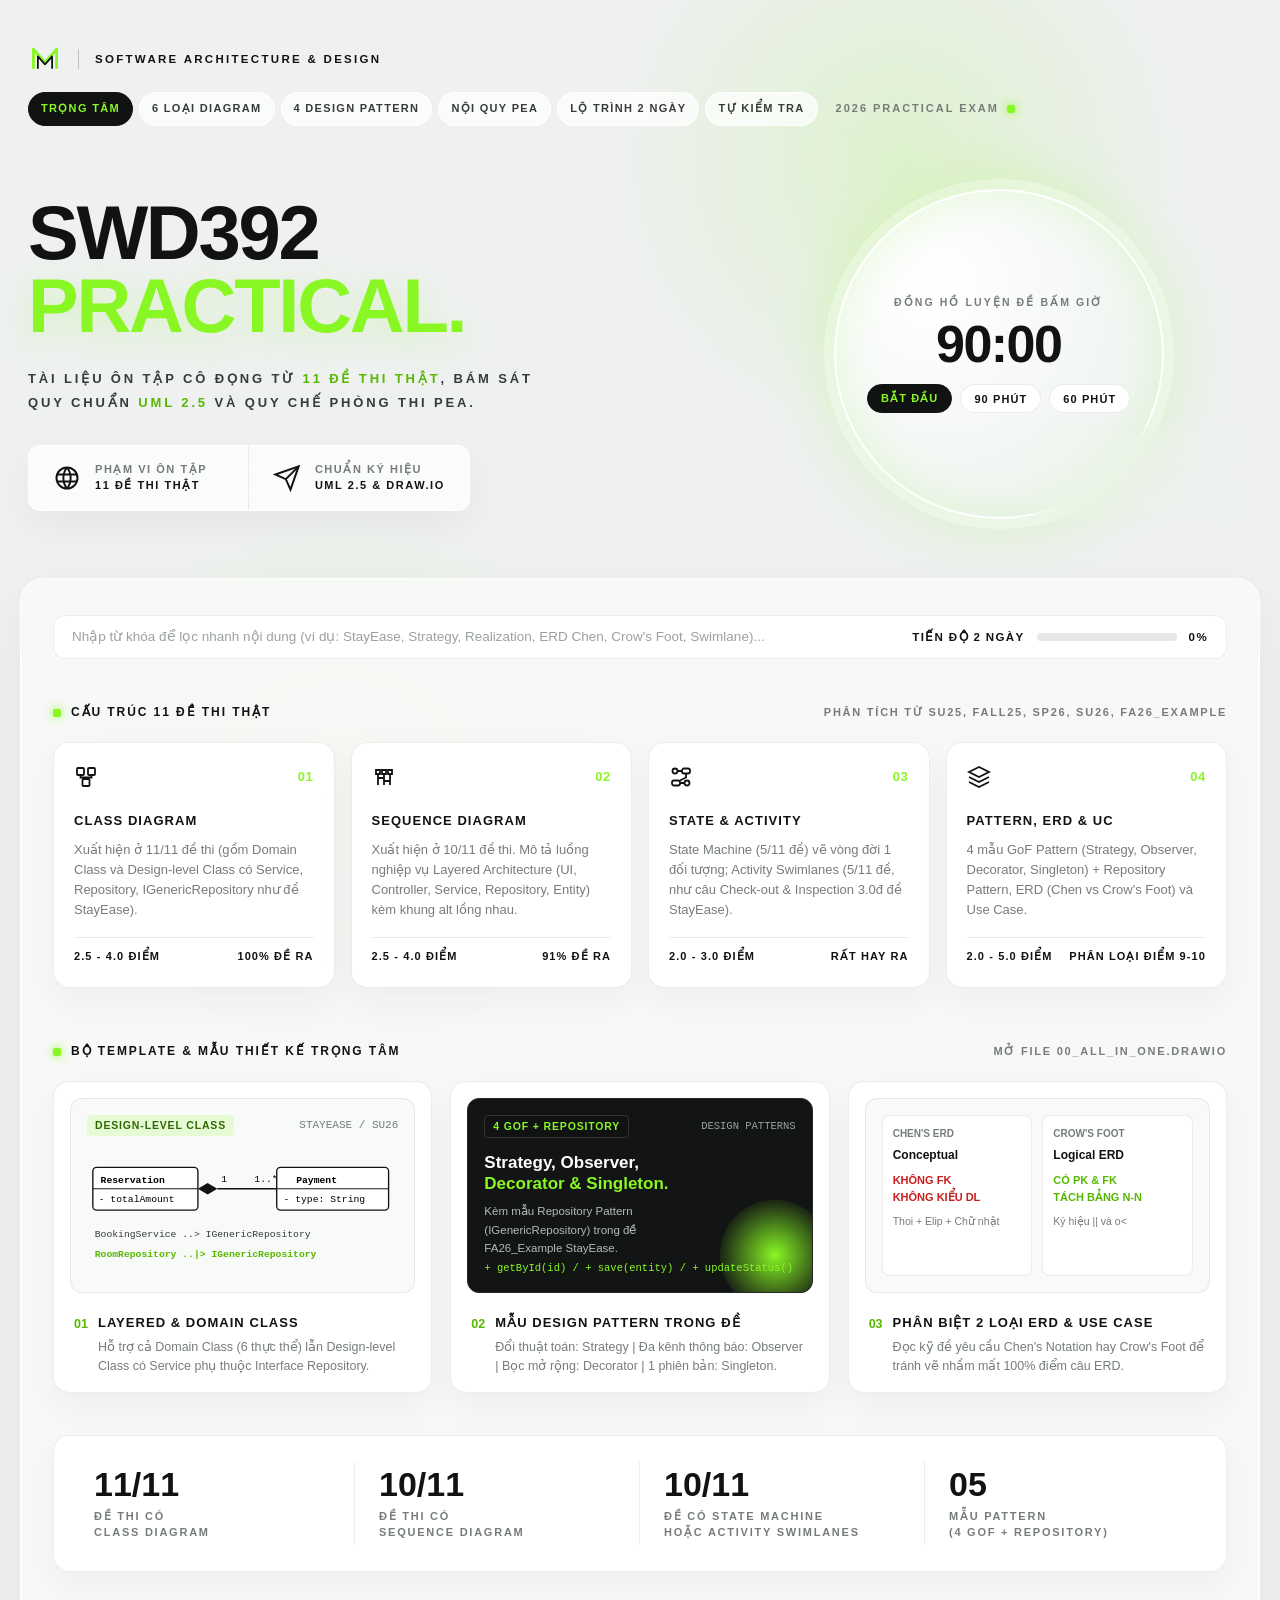
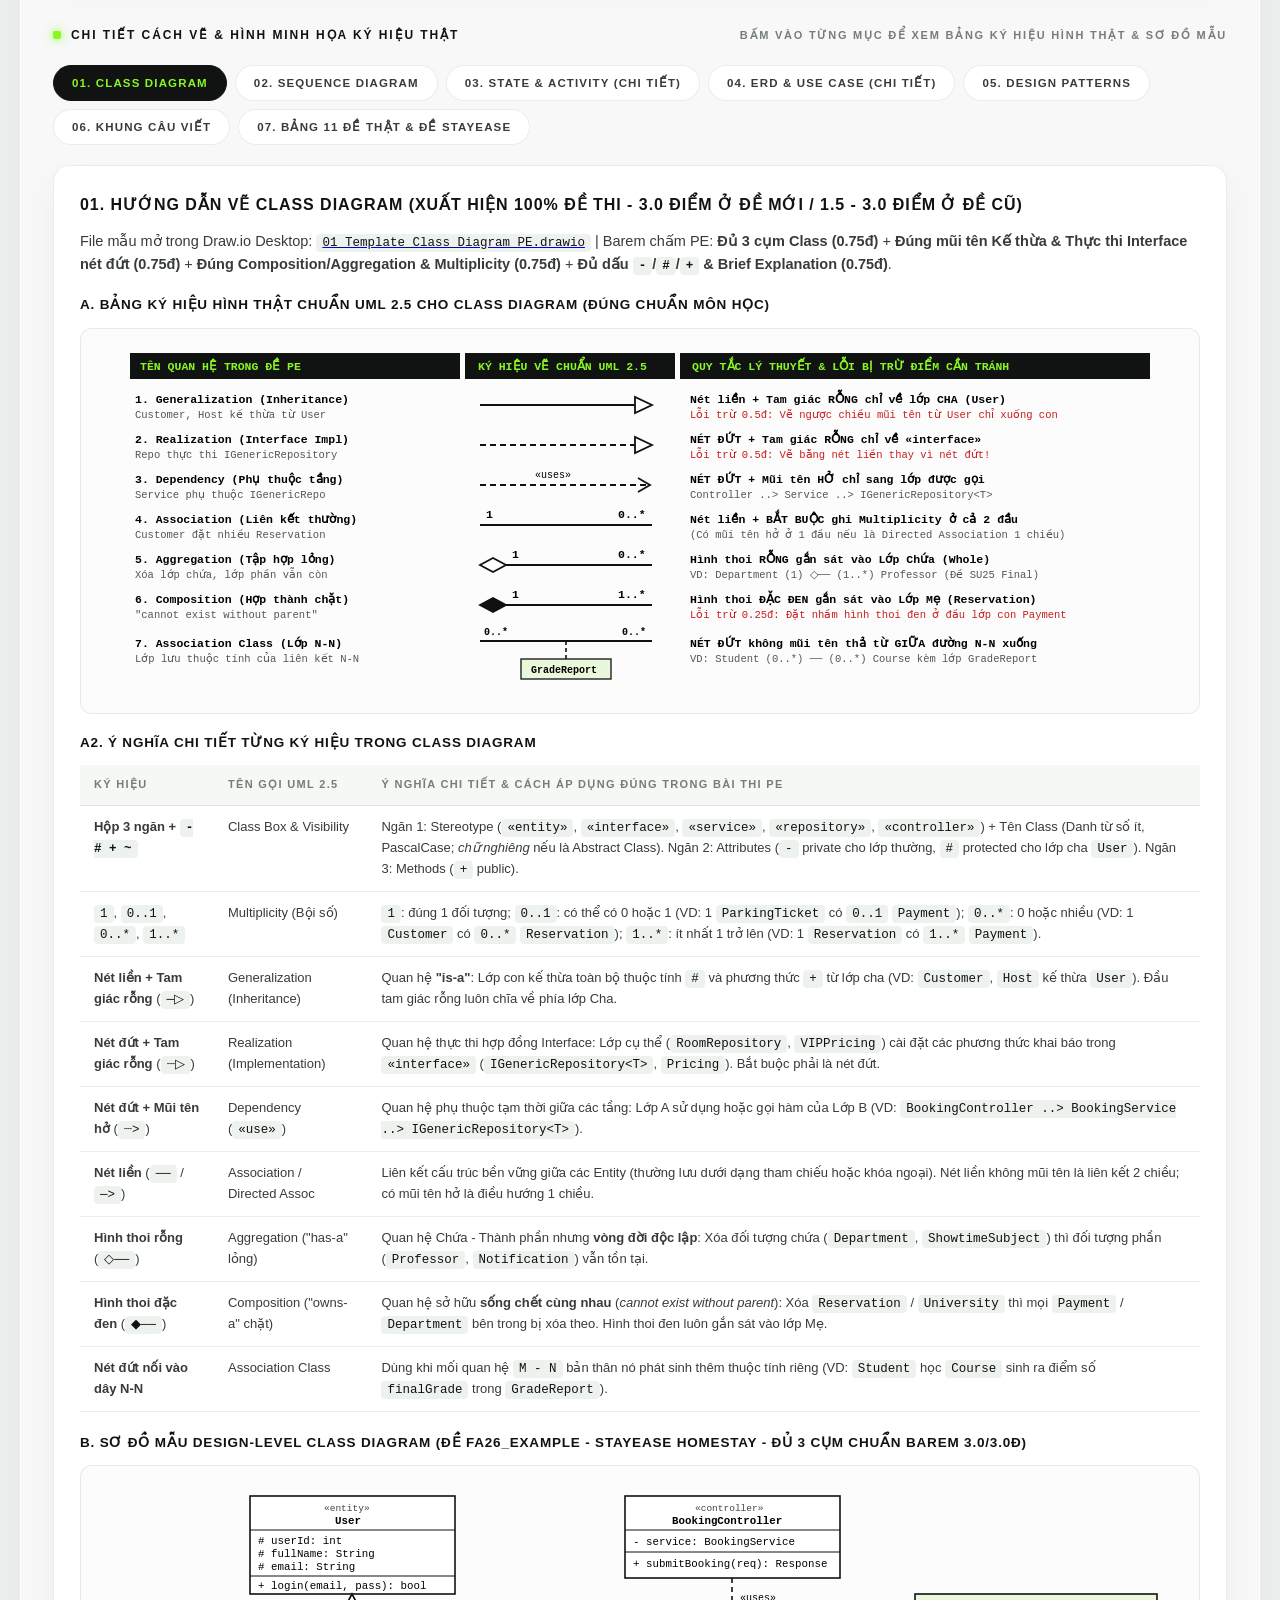
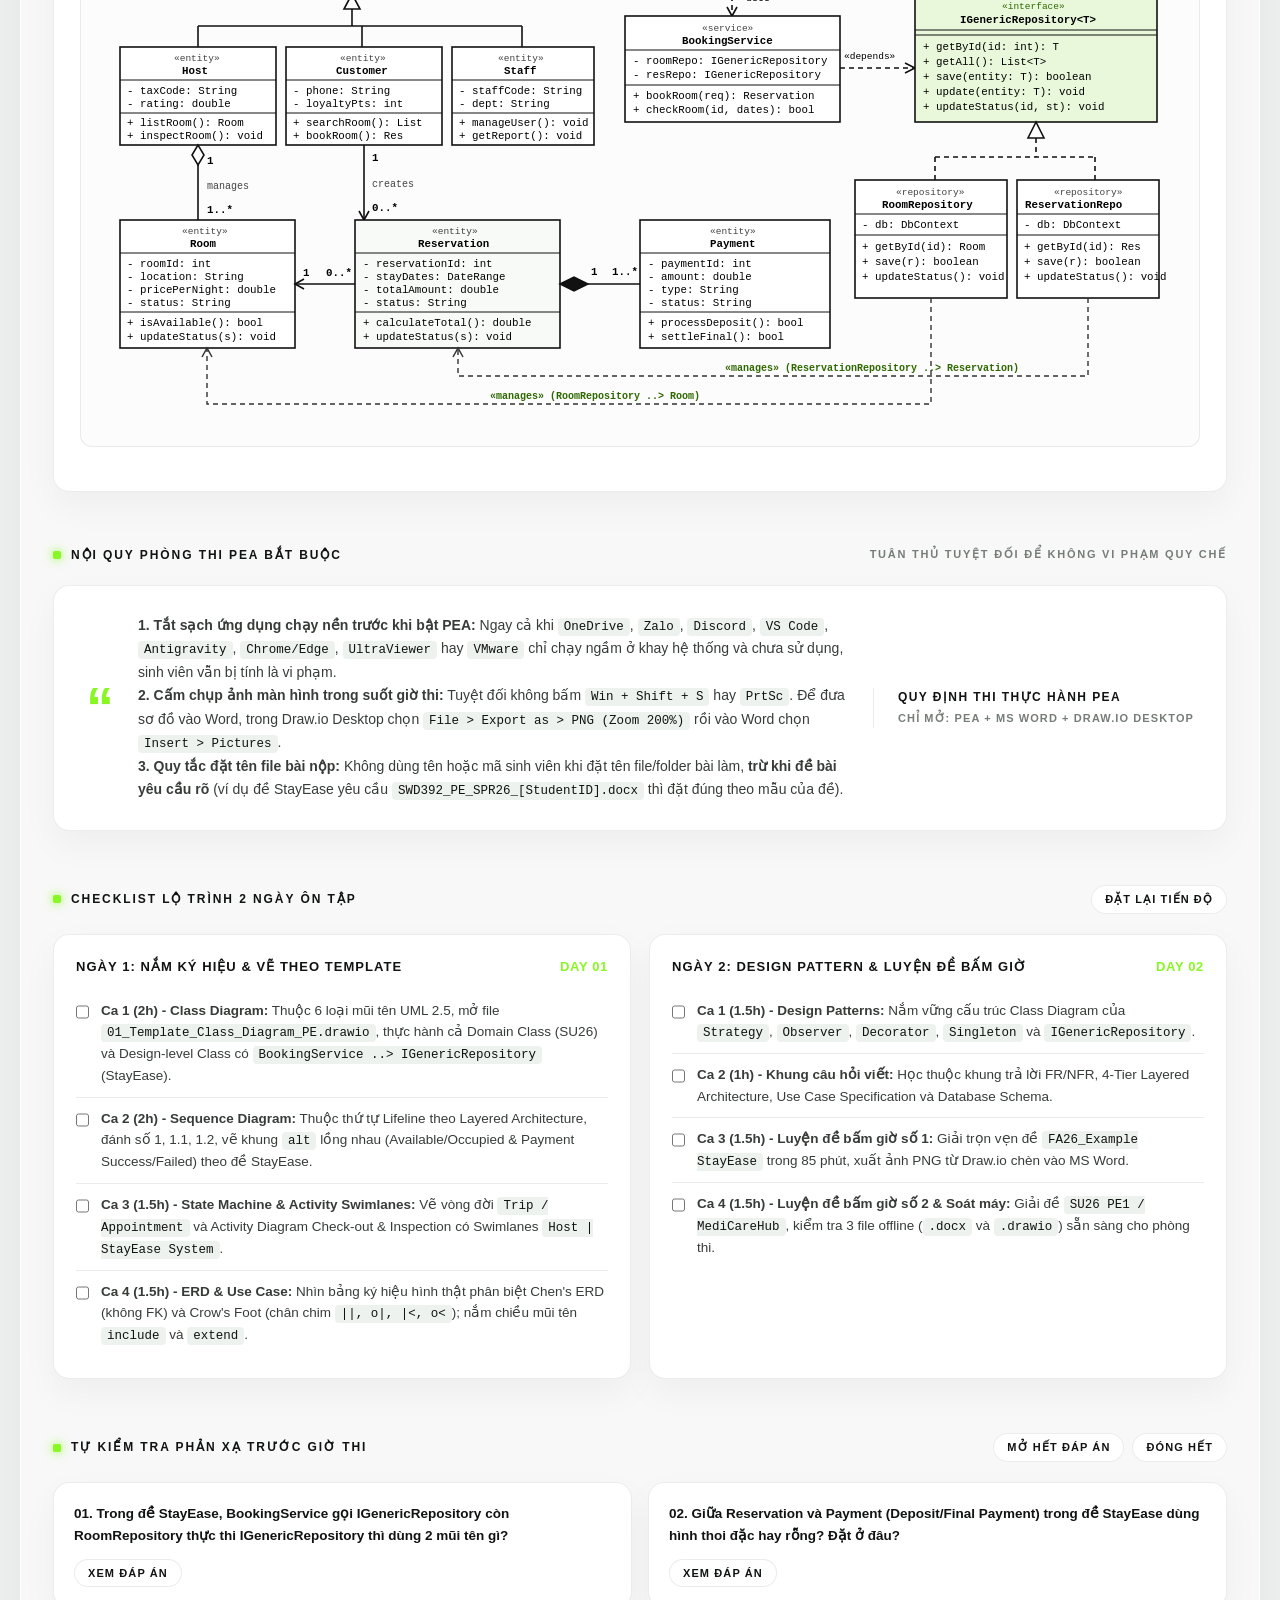
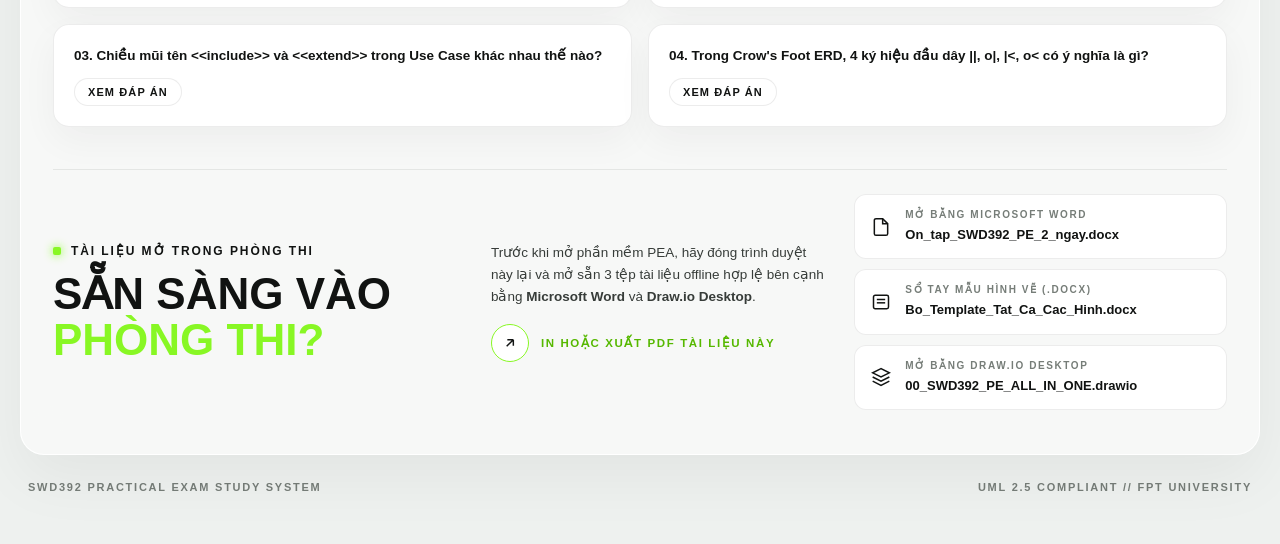
<file: index.html>
<!DOCTYPE html>
<html lang="vi">
<head>
  <meta charset="UTF-8">
  <meta name="viewport" content="width=device-width, initial-scale=1.0">
  <title>SWD392 - Sổ Tay Ôn Tập Thực Hành (PE)</title>
  <link rel="stylesheet" href="FA26_On_Tap/style.css">
</head>
<body>

  <div class="page-shell">

    <!-- TOP MINIMAL HEADER BAR -->
    <header class="top-header">
      <div class="brand-group">
        <div class="brand-monogram" aria-hidden="true">
          <svg width="32" height="32" viewBox="0 0 36 36" fill="none" xmlns="http://www.w3.org/2000/svg">
            <path d="M5 29V7L18 22L31 7V29" stroke="#88f724" stroke-width="3.2" stroke-linejoin="round"/>
            <path d="M10 29V15L18 24L26 15V29" stroke="#111312" stroke-width="2" stroke-linejoin="round"/>
          </svg>
        </div>
        <div class="brand-divider"></div>
        <span class="brand-label">SOFTWARE ARCHITECTURE &amp; DESIGN</span>
      </div>

      <div class="header-right no-print">
        <nav class="quick-nav">
          <a href="#sec-overview" class="nav-pill active">Trọng tâm</a>
          <a href="#sec-diagrams" class="nav-pill">6 Loại Diagram</a>
          <a href="#sec-patterns" class="nav-pill">4 Design Pattern</a>
          <a href="#sec-rules" class="nav-pill">Nội quy PEA</a>
          <a href="#sec-checklist" class="nav-pill">Lộ trình 2 ngày</a>
          <a href="#sec-flashcards" class="nav-pill">Tự kiểm tra</a>
        </nav>
        <div class="status-tag">
          <span>2026 PRACTICAL EXAM</span>
          <span class="lime-dot"></span>
        </div>
      </div>
    </header>

    <!-- HERO SECTION -->
    <section class="hero-section">
      <div class="hero-left">
        <h1 class="hero-title">
          SWD392
          <span class="lime-word">PRACTICAL.</span>
        </h1>
        <p class="hero-subtitle">
          TÀI LIỆU ÔN TẬP CÔ ĐỌNG TỪ <span class="highlight-lime">11 ĐỀ THI THẬT</span>,
          BÁM SÁT QUY CHUẨN <span class="highlight-lime">UML 2.5</span> VÀ QUY CHẾ PHÒNG THI PEA.
        </p>

        <div class="hero-meta-row">
          <div class="hero-meta-cell">
            <svg class="meta-icon" viewBox="0 0 24 24" fill="none" stroke="currentColor" stroke-width="1.7">
              <circle cx="12" cy="12" r="9"/>
              <path d="M3.6 9h16.8M3.6 15h16.8M12 3a14.5 14.5 0 0 0 0 18M12 3a14.5 14.5 0 0 1 0 18"/>
            </svg>
            <div class="meta-text">
              <span>PHẠM VI ÔN TẬP</span>
              11 ĐỀ THI THẬT
            </div>
          </div>
          <div class="hero-meta-cell">
            <svg class="meta-icon" viewBox="0 0 24 24" fill="none" stroke="currentColor" stroke-width="1.7">
              <path d="M22 2L11 13"/>
              <path d="M22 2L15 22L11 13L2 9L22 2Z"/>
            </svg>
            <div class="meta-text">
              <span>CHUẨN KÝ HIỆU</span>
              UML 2.5 &amp; DRAW.IO
            </div>
          </div>
        </div>
      </div>

      <!-- HERO RIGHT: HALO RING + LIVE EXAM TIMER + FLOATING GLASS CARD -->
      <div class="hero-visual">
        <div class="halo-ring">
          <span class="halo-badge-top">ĐỒNG HỒ LUYỆN ĐỀ BẤM GIỜ</span>
          <div class="timer-readout" id="timerDisplay">90:00</div>
          <div class="timer-controls no-print">
            <button class="btn-chip primary" id="timerStartBtn" onclick="toggleTimer()">Bắt đầu</button>
            <button class="btn-chip" onclick="resetTimer(90)">90 Phút</button>
            <button class="btn-chip" onclick="resetTimer(60)">60 Phút</button>
          </div>
        </div>

        <div class="floating-glass-card">
          <div class="mini-label">CHẾ ĐỘ TÀI LIỆU</div>
          <div class="lime-title">OFFLINE READY</div>
          <div class="mini-foot">
            <span>WORD &amp; DRAW.IO</span>
            <span class="lime-dot"></span>
          </div>
        </div>
      </div>
    </section>

    <!-- MAIN WHITE SHEET CONTAINER -->
    <main class="sheet-container">

      <!-- SEARCH & PROGRESS STRIP -->
      <div class="toolbar-strip no-print">
        <input type="text" id="searchInput" class="search-field" placeholder="Nhập từ khóa để lọc nhanh nội dung (ví dụ: StayEase, Strategy, Realization, ERD Chen, Crow's Foot, Swimlane)...">
        <div class="progress-inline">
          <span>TIẾN ĐỘ 2 NGÀY</span>
          <div class="progress-track-mini">
            <div class="progress-fill-mini" id="progressBar"></div>
          </div>
          <span id="progressPercent">0%</span>
        </div>
      </div>

      <!-- SECTION 1: 4 TRỤ CỘT ĐIỂM SỐ -->
      <div id="sec-overview" class="searchable-block">
        <div class="section-bar">
          <div class="section-bar-left">
            <span class="lime-dot"></span>
            <h2 class="section-title">CẤU TRÚC 11 ĐỀ THI THẬT</h2>
          </div>
          <div class="section-bar-right">
            <span>PHÂN TÍCH TỪ SU25, FALL25, SP26, SU26, FA26_EXAMPLE</span>
          </div>
        </div>

        <div class="bento-4">
          <article class="feature-card">
            <div>
              <div class="feature-card-top">
                <svg class="feature-icon" viewBox="0 0 24 24" fill="none" stroke="currentColor" stroke-width="1.8">
                  <rect x="3" y="3" width="7" height="7" rx="1"/>
                  <rect x="14" y="3" width="7" height="7" rx="1"/>
                  <rect x="8.5" y="14" width="7" height="7" rx="1"/>
                  <path d="M6.5 10v2.5h11V10M12 12.5V14"/>
                </svg>
                <span class="feature-num">01</span>
              </div>
              <h3 class="feature-name">CLASS DIAGRAM</h3>
              <p class="feature-desc">Xuất hiện ở 11/11 đề thi (gồm Domain Class và Design-level Class có Service, Repository, IGenericRepository như đề StayEase).</p>
            </div>
            <div class="feature-foot">
              <span>2.5 - 4.0 ĐIỂM</span>
              <span>100% ĐỀ RA</span>
            </div>
          </article>

          <article class="feature-card">
            <div>
              <div class="feature-card-top">
                <svg class="feature-icon" viewBox="0 0 24 24" fill="none" stroke="currentColor" stroke-width="1.8">
                  <path d="M4 5h4v4H4zM10 5h4v4h-4zM16 5h4v4h-4z"/>
                  <path d="M6 9v11M12 9v11M18 9v11"/>
                  <path d="M6 13h6M12 16h6"/>
                </svg>
                <span class="feature-num">02</span>
              </div>
              <h3 class="feature-name">SEQUENCE DIAGRAM</h3>
              <p class="feature-desc">Xuất hiện ở 10/11 đề thi. Mô tả luồng nghiệp vụ Layered Architecture (UI, Controller, Service, Repository, Entity) kèm khung alt lồng nhau.</p>
            </div>
            <div class="feature-foot">
              <span>2.5 - 4.0 ĐIỂM</span>
              <span>91% ĐỀ RA</span>
            </div>
          </article>

          <article class="feature-card">
            <div>
              <div class="feature-card-top">
                <svg class="feature-icon" viewBox="0 0 24 24" fill="none" stroke="currentColor" stroke-width="1.8">
                  <circle cx="6" cy="6" r="2.5"/>
                  <rect x="13" y="3.5" width="8" height="5" rx="2"/>
                  <rect x="3" y="15.5" width="8" height="5" rx="2"/>
                  <circle cx="18" cy="18" r="2.5"/>
                  <path d="M8.5 6H13M17 8.5v4l-6 3M11 18h4.5"/>
                </svg>
                <span class="feature-num">03</span>
              </div>
              <h3 class="feature-name">STATE &amp; ACTIVITY</h3>
              <p class="feature-desc">State Machine (5/11 đề) vẽ vòng đời 1 đối tượng; Activity Swimlanes (5/11 đề, như câu Check-out &amp; Inspection 3.0đ đề StayEase).</p>
            </div>
            <div class="feature-foot">
              <span>2.0 - 3.0 ĐIỂM</span>
              <span>RẤT HAY RA</span>
            </div>
          </article>

          <article class="feature-card">
            <div>
              <div class="feature-card-top">
                <svg class="feature-icon" viewBox="0 0 24 24" fill="none" stroke="currentColor" stroke-width="1.8">
                  <polygon points="12 2 2 7 12 12 22 7 12 2"/>
                  <polyline points="2 17 12 22 22 17"/>
                  <polyline points="2 12 12 17 22 12"/>
                </svg>
                <span class="feature-num">04</span>
              </div>
              <h3 class="feature-name">PATTERN, ERD &amp; UC</h3>
              <p class="feature-desc">4 mẫu GoF Pattern (Strategy, Observer, Decorator, Singleton) + Repository Pattern, ERD (Chen vs Crow's Foot) và Use Case.</p>
            </div>
            <div class="feature-foot">
              <span>2.0 - 5.0 ĐIỂM</span>
              <span>PHÂN LOẠI ĐIỂM 9-10</span>
            </div>
          </article>
        </div>
      </div>

      <!-- SECTION 2: 3 SHOWCASE CARDS -->
      <div id="sec-patterns" class="searchable-block">
        <div class="section-bar">
          <div class="section-bar-left">
            <span class="lime-dot"></span>
            <h2 class="section-title">BỘ TEMPLATE &amp; MẪU THIẾT KẾ TRỌNG TÂM</h2>
          </div>
          <div class="section-bar-right">
            <a href="FA26_On_Tap/Templates_Hinh_Ve/00_SWD392_PE_ALL_IN_ONE_TEMPLATES.drawio" style="color:inherit;text-decoration:none;">MỞ FILE 00_ALL_IN_ONE.DRAWIO</a>
          </div>
        </div>

        <div class="showcase-grid">
          <div class="showcase-card">
            <div class="showcase-preview light-mode">
              <div style="display:flex;justify-content:space-between;align-items:center;margin-bottom:10px;">
                <span class="badge-pill badge-lime">DESIGN-LEVEL CLASS</span>
                <span style="font-family:var(--font-mono);font-size:11px;color:var(--ink-muted);">STAYEASE / SU26</span>
              </div>
              <svg viewBox="0 0 320 120" width="100%" height="120" font-family="Consolas, monospace" font-size="10">
                <rect x="6" y="10" width="108" height="44" rx="4" fill="#fff" stroke="#111312" stroke-width="1.4"/>
                <text x="14" y="26" font-weight="bold">Reservation</text>
                <line x1="6" y1="32" x2="114" y2="32" stroke="#111312"/>
                <text x="12" y="46">- totalAmount</text>

                <polygon points="114,32 124,26 134,32 124,38" fill="#111312"/>
                <line x1="134" y1="32" x2="195" y2="32" stroke="#111312" stroke-width="1.4"/>
                <text x="138" y="25">1</text>
                <text x="172" y="25">1..*</text>

                <rect x="195" y="10" width="115" height="44" rx="4" fill="#fff" stroke="#111312" stroke-width="1.4"/>
                <text x="215" y="26" font-weight="bold">Payment</text>
                <line x1="195" y1="32" x2="310" y2="32" stroke="#111312"/>
                <text x="202" y="46">- type: String</text>

                <text x="8" y="82" fill="#373c39">BookingService ..&gt; IGenericRepository</text>
                <text x="8" y="102" fill="#56b800" font-weight="bold">RoomRepository ..|&gt; IGenericRepository</text>
              </svg>
            </div>
            <div class="showcase-meta">
              <span class="showcase-num">01</span>
              <div>
                <h3 class="showcase-title">LAYERED &amp; DOMAIN CLASS</h3>
                <p class="showcase-sub">Hỗ trợ cả Domain Class (6 thực thể) lẫn Design-level Class có Service phụ thuộc Interface Repository.</p>
              </div>
            </div>
          </div>

          <div class="showcase-card">
            <div class="showcase-preview dark-mode">
              <div class="dark-orb"></div>
              <div style="display:flex;justify-content:space-between;align-items:center;">
                <span class="badge-pill badge-dark" style="border:1px solid #333;">4 GOF + REPOSITORY</span>
                <span style="font-size:10.5px;color:#9ba29d;font-family:var(--font-mono);">DESIGN PATTERNS</span>
              </div>
              <div style="z-index:1;">
                <div style="font-size:17px;font-weight:800;line-height:1.25;margin:12px 0 8px;">
                  Strategy, Observer,<br>
                  <span style="color:var(--lime-neon);">Decorator &amp; Singleton.</span>
                </div>
                <p style="font-size:11.5px;color:#b5bcb7;max-width:230px;">
                  Kèm mẫu Repository Pattern (IGenericRepository) trong đề FA26_Example StayEase.
                </p>
              </div>
              <div style="font-family:var(--font-mono);font-size:10.5px;color:var(--lime-neon);z-index:1;">
                + getById(id) / + save(entity) / + updateStatus()
              </div>
            </div>
            <div class="showcase-meta">
              <span class="showcase-num">02</span>
              <div>
                <h3 class="showcase-title">MẪU DESIGN PATTERN TRONG ĐỀ</h3>
                <p class="showcase-sub">Đổi thuật toán: Strategy | Đa kênh thông báo: Observer | Bọc mở rộng: Decorator | 1 phiên bản: Singleton.</p>
              </div>
            </div>
          </div>

          <div class="showcase-card">
            <div class="showcase-preview light-mode">
              <div style="display:grid;grid-template-columns:1fr 1fr;gap:10px;height:100%;">
                <div style="background:#fff;border:1px solid var(--border-subtle);border-radius:8px;padding:10px;">
                  <div style="font-size:10px;font-weight:800;color:var(--ink-muted);">CHEN'S ERD</div>
                  <div style="font-size:12px;font-weight:900;color:var(--ink-black);margin:4px 0;">Conceptual</div>
                  <div style="font-size:11px;color:var(--danger-text);font-weight:700;margin-top:6px;">KHÔNG FK<br>KHÔNG KIỂU DL</div>
                  <div style="font-size:10.5px;color:var(--ink-muted);margin-top:6px;">Thoi + Elip + Chữ nhật</div>
                </div>
                <div style="background:#fff;border:1px solid var(--border-subtle);border-radius:8px;padding:10px;">
                  <div style="font-size:10px;font-weight:800;color:var(--ink-muted);">CROW'S FOOT</div>
                  <div style="font-size:12px;font-weight:900;color:var(--ink-black);margin:4px 0;">Logical ERD</div>
                  <div style="font-size:11px;color:var(--lime-text);font-weight:800;margin-top:6px;">CÓ PK &amp; FK<br>TÁCH BẢNG N-N</div>
                  <div style="font-size:10.5px;color:var(--ink-muted);margin-top:6px;">Ký hiệu || và o&lt;</div>
                </div>
              </div>
            </div>
            <div class="showcase-meta">
              <span class="showcase-num">03</span>
              <div>
                <h3 class="showcase-title">PHÂN BIỆT 2 LOẠI ERD &amp; USE CASE</h3>
                <p class="showcase-sub">Đọc kỹ đề yêu cầu Chen's Notation hay Crow's Foot để tránh vẽ nhầm mất 100% điểm câu ERD.</p>
              </div>
            </div>
          </div>
        </div>
      </div>

      <!-- SECTION 3: METRICS STRIP -->
      <div class="metrics-strip searchable-block">
        <div class="metric-item">
          <div class="metric-value">11/11</div>
          <div class="metric-label">ĐỀ THI CÓ<br>CLASS DIAGRAM</div>
        </div>
        <div class="metric-item">
          <div class="metric-value">10/11</div>
          <div class="metric-label">ĐỀ THI CÓ<br>SEQUENCE DIAGRAM</div>
        </div>
        <div class="metric-item">
          <div class="metric-value">10/11</div>
          <div class="metric-label">ĐỀ CÓ STATE MACHINE<br>HOẶC ACTIVITY SWIMLANES</div>
        </div>
        <div class="metric-item">
          <div class="metric-value">05</div>
          <div class="metric-label">MẪU PATTERN<br>(4 GOF + REPOSITORY)</div>
        </div>
      </div>

      <!-- SECTION 4: INTERACTIVE DEEP-DIVE MODULES -->
      <div id="sec-diagrams" class="searchable-block">
        <div class="section-bar">
          <div class="section-bar-left">
            <span class="lime-dot"></span>
            <h2 class="section-title">CHI TIẾT CÁCH VẼ &amp; HÌNH MINH HỌA KÝ HIỆU THẬT</h2>
          </div>
          <div class="section-bar-right">
            <span>BẤM VÀO TỪNG MỤC ĐỂ XEM BẢNG KÝ HIỆU HÌNH THẬT &amp; SƠ ĐỒ MẪU</span>
          </div>
        </div>

        <div class="module-tabs no-print">
          <button class="module-tab-btn active" onclick="switchModule('mod-class', this)">01. Class Diagram</button>
          <button class="module-tab-btn" onclick="switchModule('mod-seq', this)">02. Sequence Diagram</button>
          <button class="module-tab-btn" onclick="switchModule('mod-state', this)">03. State &amp; Activity (Chi tiết)</button>
          <button class="module-tab-btn" onclick="switchModule('mod-erd', this)">04. ERD &amp; Use Case (Chi tiết)</button>
          <button class="module-tab-btn" onclick="switchModule('mod-pattern', this)">05. Design Patterns</button>
          <button class="module-tab-btn" onclick="switchModule('mod-writing', this)">06. Khung Câu Viết</button>
          <button class="module-tab-btn" onclick="switchModule('mod-exams', this)">07. Bảng 11 Đề Thật &amp; Đề StayEase</button>
        </div>

        <!-- ==================== MODULE 01: CLASS DIAGRAM ==================== -->
        <div id="mod-class" class="module-panel active">
          <h3>01. Hướng dẫn vẽ Class Diagram (Xuất hiện 100% đề thi - 3.0 điểm ở đề mới / 1.5 - 3.0 điểm ở đề cũ)</h3>
          <p>File mẫu mở trong Draw.io Desktop: <a href="FA26_On_Tap/Templates_Hinh_Ve/01_Template_Class_Diagram_PE.drawio"><code>01_Template_Class_Diagram_PE.drawio</code></a> | Barem chấm PE: <strong>Đủ 3 cụm Class (0.75đ)</strong> + <strong>Đúng mũi tên Kế thừa &amp; Thực thi Interface nét đứt (0.75đ)</strong> + <strong>Đúng Composition/Aggregation &amp; Multiplicity (0.75đ)</strong> + <strong>Đủ dấu <code>-</code>/<code>#</code>/<code>+</code> &amp; Brief Explanation (0.75đ)</strong>.</p>

          <h4>A. Bảng Ký Hiệu Hình Thật Chuẩn UML 2.5 Cho Class Diagram (Đúng chuẩn môn học)</h4>
          <div class="svg-board">
            <svg viewBox="0 0 1040 345" width="100%" height="345" xmlns="http://www.w3.org/2000/svg" font-family="Consolas, monospace" font-size="11.5">
              <!-- Header Bar -->
              <rect x="10" y="8" width="330" height="26" fill="#111312"/>
              <text x="20" y="25" fill="#88f724" font-weight="bold">TÊN QUAN HỆ TRONG ĐỀ PE</text>
              <rect x="345" y="8" width="210" height="26" fill="#111312"/>
              <text x="358" y="25" fill="#88f724" font-weight="bold">KÝ HIỆU VẼ CHUẨN UML 2.5</text>
              <rect x="560" y="8" width="470" height="26" fill="#111312"/>
              <text x="572" y="25" fill="#88f724" font-weight="bold">QUY TẮC LÝ THUYẾT &amp; LỖI BỊ TRỪ ĐIỂM CẦN TRÁNH</text>

              <!-- Row 1: Generalization -->
              <text x="15" y="58" font-weight="bold">1. Generalization (Inheritance)</text>
              <text x="15" y="73" fill="#555" font-size="10.5">Customer, Host kế thừa từ User</text>
              <line x1="360" y1="60" x2="515" y2="60" stroke="#111" stroke-width="1.8"/>
              <polygon points="532,60 515,52 515,68" fill="#fff" stroke="#111" stroke-width="1.8"/>
              <text x="570" y="58" font-weight="bold">Nét liền + Tam giác RỖNG chỉ về lớp CHA (User)</text>
              <text x="570" y="73" fill="#c81e1e" font-size="10.5">Lỗi trừ 0.5đ: Vẽ ngược chiều mũi tên từ User chỉ xuống con</text>

              <!-- Row 2: Realization -->
              <text x="15" y="98" font-weight="bold">2. Realization (Interface Impl)</text>
              <text x="15" y="113" fill="#555" font-size="10.5">Repo thực thi IGenericRepository</text>
              <line x1="360" y1="100" x2="515" y2="100" stroke="#111" stroke-width="1.8" stroke-dasharray="6,4"/>
              <polygon points="532,100 515,92 515,108" fill="#fff" stroke="#111" stroke-width="1.8"/>
              <text x="570" y="98" font-weight="bold">NÉT ĐỨT + Tam giác RỖNG chỉ về «interface»</text>
              <text x="570" y="113" fill="#c81e1e" font-size="10.5">Lỗi trừ 0.5đ: Vẽ bằng nét liền thay vì nét đứt!</text>

              <!-- Row 3: Dependency -->
              <text x="15" y="138" font-weight="bold">3. Dependency (Phụ thuộc tầng)</text>
              <text x="15" y="153" fill="#555" font-size="10.5">Service phụ thuộc IGenericRepo</text>
              <line x1="360" y1="140" x2="530" y2="140" stroke="#111" stroke-width="1.8" stroke-dasharray="6,4"/>
              <polyline points="518,133 530,140 518,147" fill="none" stroke="#111" stroke-width="1.8"/>
              <text x="415" y="133" font-size="10">«uses»</text>
              <text x="570" y="138" font-weight="bold">NÉT ĐỨT + Mũi tên HỞ chỉ sang lớp được gọi</text>
              <text x="570" y="153" fill="#555" font-size="10.5">Controller ..&gt; Service ..&gt; IGenericRepository&lt;T&gt;</text>

              <!-- Row 4: Association (Bi-directional solid line, optional open arrow for navigable) -->
              <text x="15" y="178" font-weight="bold">4. Association (Liên kết thường)</text>
              <text x="15" y="193" fill="#555" font-size="10.5">Customer đặt nhiều Reservation</text>
              <line x1="360" y1="180" x2="532" y2="180" stroke="#111" stroke-width="1.8"/>
              <text x="366" y="173" font-weight="bold">1</text>
              <text x="498" y="173" font-weight="bold">0..*</text>
              <text x="570" y="178" font-weight="bold">Nét liền + BẮT BUỘC ghi Multiplicity ở cả 2 đầu</text>
              <text x="570" y="193" fill="#555" font-size="10.5">(Có mũi tên hở ở 1 đầu nếu là Directed Association 1 chiều)</text>

              <!-- Row 5: Aggregation -->
              <text x="15" y="218" font-weight="bold">5. Aggregation (Tập hợp lỏng)</text>
              <text x="15" y="233" fill="#555" font-size="10.5">Xóa lớp chứa, lớp phần vẫn còn</text>
              <polygon points="360,220 373,213 386,220 373,227" fill="#fff" stroke="#111" stroke-width="1.8"/>
              <line x1="386" y1="220" x2="532" y2="220" stroke="#111" stroke-width="1.8"/>
              <text x="392" y="213" font-weight="bold">1</text>
              <text x="498" y="213" font-weight="bold">0..*</text>
              <text x="570" y="218" font-weight="bold">Hình thoi RỖNG gắn sát vào Lớp Chứa (Whole)</text>
              <text x="570" y="233" fill="#555" font-size="10.5">VD: Department (1) ◇── (1..*) Professor (Đề SU25 Final)</text>

              <!-- Row 6: Composition -->
              <text x="15" y="258" font-weight="bold">6. Composition (Hợp thành chặt)</text>
              <text x="15" y="273" fill="#555" font-size="10.5">"cannot exist without parent"</text>
              <polygon points="360,260 373,253 386,260 373,267" fill="#111" stroke="#111" stroke-width="1.8"/>
              <line x1="386" y1="260" x2="532" y2="260" stroke="#111" stroke-width="1.8"/>
              <text x="392" y="253" font-weight="bold">1</text>
              <text x="498" y="253" font-weight="bold">1..*</text>
              <text x="570" y="258" font-weight="bold">Hình thoi ĐẶC ĐEN gắn sát vào Lớp Mẹ (Reservation)</text>
              <text x="570" y="273" fill="#c81e1e" font-size="10.5">Lỗi trừ 0.25đ: Đặt nhầm hình thoi đen ở đầu lớp con Payment</text>

              <!-- Row 7: Association Class -->
              <text x="15" y="302" font-weight="bold">7. Association Class (Lớp N-N)</text>
              <text x="15" y="317" fill="#555" font-size="10.5">Lớp lưu thuộc tính của liên kết N-N</text>
              <line x1="360" y1="296" x2="532" y2="296" stroke="#111" stroke-width="1.8"/>
              <text x="364" y="290" font-size="10" font-weight="bold">0..*</text>
              <text x="502" y="290" font-size="10" font-weight="bold">0..*</text>
              <line x1="446" y1="296" x2="446" y2="314" stroke="#111" stroke-width="1.6" stroke-dasharray="4,3"/>
              <rect x="401" y="314" width="90" height="20" fill="#e9f8db" stroke="#111" stroke-width="1.3"/>
              <text x="411" y="328" font-size="10" font-weight="bold">GradeReport</text>
              <text x="570" y="302" font-weight="bold">NÉT ĐỨT không mũi tên thả từ GIỮA đường N-N xuống</text>
              <text x="570" y="317" fill="#555" font-size="10.5">VD: Student (0..*) ── (0..*) Course kèm lớp GradeReport</text>
            </svg>
          </div>

          <h4>A2. Ý Nghĩa Chi Tiết Từng Ký Hiệu Trong Class Diagram</h4>
          <div class="data-table-wrap">
            <table class="data-table">
              <thead>
                <tr>
                  <th>Ký hiệu</th>
                  <th>Tên gọi UML 2.5</th>
                  <th>Ý nghĩa chi tiết &amp; Cách áp dụng đúng trong bài thi PE</th>
                </tr>
              </thead>
              <tbody>
                <tr>
                  <td><strong>Hộp 3 ngăn + <code>- # + ~</code></strong></td>
                  <td>Class Box &amp; Visibility</td>
                  <td>Ngăn 1: Stereotype (<code>«entity»</code>, <code>«interface»</code>, <code>«service»</code>, <code>«repository»</code>, <code>«controller»</code>) + Tên Class (Danh từ số ít, PascalCase; <em>chữ nghiêng</em> nếu là Abstract Class). Ngăn 2: Attributes (<code>-</code> private cho lớp thường, <code>#</code> protected cho lớp cha <code>User</code>). Ngăn 3: Methods (<code>+</code> public).</td>
                </tr>
                <tr>
                  <td><code>1</code>, <code>0..1</code>, <code>0..*</code>, <code>1..*</code></td>
                  <td>Multiplicity (Bội số)</td>
                  <td><code>1</code>: đúng 1 đối tượng; <code>0..1</code>: có thể có 0 hoặc 1 (VD: 1 <code>ParkingTicket</code> có <code>0..1</code> <code>Payment</code>); <code>0..*</code>: 0 hoặc nhiều (VD: 1 <code>Customer</code> có <code>0..*</code> <code>Reservation</code>); <code>1..*</code>: ít nhất 1 trở lên (VD: 1 <code>Reservation</code> có <code>1..*</code> <code>Payment</code>).</td>
                </tr>
                <tr>
                  <td><strong>Nét liền + Tam giác rỗng</strong> (<code>─▷</code>)</td>
                  <td>Generalization (Inheritance)</td>
                  <td>Quan hệ <strong>"is-a"</strong>: Lớp con kế thừa toàn bộ thuộc tính <code>#</code> và phương thức <code>+</code> từ lớp cha (VD: <code>Customer</code>, <code>Host</code> kế thừa <code>User</code>). Đầu tam giác rỗng luôn chĩa về phía lớp Cha.</td>
                </tr>
                <tr>
                  <td><strong>Nét đứt + Tam giác rỗng</strong> (<code>┈▷</code>)</td>
                  <td>Realization (Implementation)</td>
                  <td>Quan hệ thực thi hợp đồng Interface: Lớp cụ thể (<code>RoomRepository</code>, <code>VIPPricing</code>) cài đặt các phương thức khai báo trong <code>«interface»</code> (<code>IGenericRepository&lt;T&gt;</code>, <code>Pricing</code>). Bắt buộc phải là nét đứt.</td>
                </tr>
                <tr>
                  <td><strong>Nét đứt + Mũi tên hở</strong> (<code>┈&gt;</code>)</td>
                  <td>Dependency (<code>«use»</code>)</td>
                  <td>Quan hệ phụ thuộc tạm thời giữa các tầng: Lớp A sử dụng hoặc gọi hàm của Lớp B (VD: <code>BookingController ..&gt; BookingService ..&gt; IGenericRepository&lt;T&gt;</code>).</td>
                </tr>
                <tr>
                  <td><strong>Nét liền</strong> (<code>──</code> / <code>─&gt;</code>)</td>
                  <td>Association / Directed Assoc</td>
                  <td>Liên kết cấu trúc bền vững giữa các Entity (thường lưu dưới dạng tham chiếu hoặc khóa ngoại). Nét liền không mũi tên là liên kết 2 chiều; có mũi tên hở là điều hướng 1 chiều.</td>
                </tr>
                <tr>
                  <td><strong>Hình thoi rỗng</strong> (<code>◇──</code>)</td>
                  <td>Aggregation ("has-a" lỏng)</td>
                  <td>Quan hệ Chứa - Thành phần nhưng <strong>vòng đời độc lập</strong>: Xóa đối tượng chứa (<code>Department</code>, <code>ShowtimeSubject</code>) thì đối tượng phần (<code>Professor</code>, <code>Notification</code>) vẫn tồn tại.</td>
                </tr>
                <tr>
                  <td><strong>Hình thoi đặc đen</strong> (<code>◆──</code>)</td>
                  <td>Composition ("owns-a" chặt)</td>
                  <td>Quan hệ sở hữu <strong>sống chết cùng nhau</strong> (<em>cannot exist without parent</em>): Xóa <code>Reservation</code> / <code>University</code> thì mọi <code>Payment</code> / <code>Department</code> bên trong bị xóa theo. Hình thoi đen luôn gắn sát vào lớp Mẹ.</td>
                </tr>
                <tr>
                  <td><strong>Nét đứt nối vào dây N-N</strong></td>
                  <td>Association Class</td>
                  <td>Dùng khi mối quan hệ <code>M - N</code> bản thân nó phát sinh thêm thuộc tính riêng (VD: <code>Student</code> học <code>Course</code> sinh ra điểm số <code>finalGrade</code> trong <code>GradeReport</code>).</td>
                </tr>
              </tbody>
            </table>
          </div>

          <h4>B. Sơ đồ mẫu Design-level Class Diagram (Đề FA26_Example - StayEase Homestay - Đủ 3 Cụm Chuẩn Barem 3.0/3.0đ)</h4>
          <div class="svg-board">
            <svg viewBox="0 0 1060 540" width="100%" height="540" xmlns="http://www.w3.org/2000/svg" font-family="Consolas, monospace" font-size="10.8">
              <!-- ==================== CỤM 1 (TRÊN TRÁI): USER INHERITANCE HIERARCHY ==================== -->
              <!-- User Abstract / Parent Class -->
              <rect x="140" y="14" width="205" height="98" fill="#fff" stroke="#111" stroke-width="1.6"/>
              <text x="214" y="29" font-size="9.5" fill="#444">«entity»</text>
              <text x="225" y="42" font-weight="bold">User</text>
              <line x1="140" y1="48" x2="345" y2="48" stroke="#111"/>
              <text x="148" y="62"># userId: int</text>
              <text x="148" y="75"># fullName: String</text>
              <text x="148" y="88"># email: String</text>
              <line x1="140" y1="94" x2="345" y2="94" stroke="#111"/>
              <text x="148" y="107">+ login(email, pass): bool</text>

              <!-- Shared Generalization Hollow Triangle pointing to User -->
              <polygon points="242,112 234,127 250,127" fill="#fff" stroke="#111" stroke-width="1.6"/>
              <line x1="242" y1="127" x2="242" y2="144" stroke="#111" stroke-width="1.6"/>
              <line x1="88" y1="144" x2="412" y2="144" stroke="#111" stroke-width="1.6"/>
              <line x1="88" y1="144" x2="88" y2="165" stroke="#111" stroke-width="1.6"/>
              <line x1="252" y1="144" x2="252" y2="165" stroke="#111" stroke-width="1.6"/>
              <line x1="412" y1="144" x2="412" y2="165" stroke="#111" stroke-width="1.6"/>

              <!-- Role 1: Host (Left) -->
              <rect x="10" y="165" width="156" height="98" fill="#fff" stroke="#111" stroke-width="1.6"/>
              <text x="64" y="179" font-size="9.5" fill="#444">«entity»</text>
              <text x="72" y="192" font-weight="bold">Host</text>
              <line x1="10" y1="198" x2="166" y2="198" stroke="#111"/>
              <text x="17" y="212">- taxCode: String</text>
              <text x="17" y="225">- rating: double</text>
              <line x1="10" y1="231" x2="166" y2="231" stroke="#111"/>
              <text x="17" y="244">+ listRoom(): Room</text>
              <text x="17" y="257">+ inspectRoom(): void</text>

              <!-- Role 2: Customer (Middle) -->
              <rect x="176" y="165" width="156" height="98" fill="#fff" stroke="#111" stroke-width="1.6"/>
              <text x="230" y="179" font-size="9.5" fill="#444">«entity»</text>
              <text x="226" y="192" font-weight="bold">Customer</text>
              <line x1="176" y1="198" x2="332" y2="198" stroke="#111"/>
              <text x="183" y="212">- phone: String</text>
              <text x="183" y="225">- loyaltyPts: int</text>
              <line x1="176" y1="231" x2="332" y2="231" stroke="#111"/>
              <text x="183" y="244">+ searchRoom(): List</text>
              <text x="183" y="257">+ bookRoom(): Res</text>

              <!-- Role 3: Staff / Admin (Right) -->
              <rect x="342" y="165" width="142" height="98" fill="#fff" stroke="#111" stroke-width="1.6"/>
              <text x="388" y="179" font-size="9.5" fill="#444">«entity»</text>
              <text x="394" y="192" font-weight="bold">Staff</text>
              <line x1="342" y1="198" x2="484" y2="198" stroke="#111"/>
              <text x="349" y="212">- staffCode: String</text>
              <text x="349" y="225">- dept: String</text>
              <line x1="342" y1="231" x2="484" y2="231" stroke="#111"/>
              <text x="349" y="244">+ manageUser(): void</text>
              <text x="349" y="257">+ getReport(): void</text>

              <!-- ==================== CỤM 2 (DƯỚI TRÁI & GIỮA): DOMAIN ENTITIES ==================== -->
              <!-- Aggregation: Host (1) o-- (1..*) Room -->
              <polygon points="88,263 82,273 88,283 94,273" fill="#fff" stroke="#111" stroke-width="1.6"/>
              <line x1="88" y1="283" x2="88" y2="338" stroke="#111" stroke-width="1.6"/>
              <text x="97" y="282" font-weight="bold">1</text>
              <text x="97" y="307" font-size="10" fill="#444">manages</text>
              <text x="97" y="331" font-weight="bold">1..*</text>

              <!-- Room (Below Host) -->
              <rect x="10" y="338" width="175" height="128" fill="#fff" stroke="#111" stroke-width="1.6"/>
              <text x="72" y="352" font-size="9.5" fill="#444">«entity»</text>
              <text x="80" y="365" font-weight="bold">Room</text>
              <line x1="10" y1="371" x2="185" y2="371" stroke="#111"/>
              <text x="17" y="385">- roomId: int</text>
              <text x="17" y="398">- location: String</text>
              <text x="17" y="411">- pricePerNight: double</text>
              <text x="17" y="424">- status: String</text>
              <line x1="10" y1="430" x2="185" y2="430" stroke="#111"/>
              <text x="17" y="444">+ isAvailable(): bool</text>
              <text x="17" y="458">+ updateStatus(s): void</text>

              <!-- Association: Customer (1) --> (0..*) Reservation -->
              <line x1="254" y1="263" x2="254" y2="338" stroke="#111" stroke-width="1.6"/>
              <polyline points="249,329 254,338 259,329" fill="none" stroke="#111" stroke-width="1.6"/>
              <text x="262" y="279" font-weight="bold">1</text>
              <text x="262" y="305" font-size="10" fill="#444">creates</text>
              <text x="262" y="329" font-weight="bold">0..*</text>

              <!-- Association: Room (1) <-- (0..*) Reservation -->
              <line x1="185" y1="402" x2="245" y2="402" stroke="#111" stroke-width="1.6"/>
              <polyline points="194,397 185,402 194,407" fill="none" stroke="#111" stroke-width="1.6"/>
              <text x="193" y="394" font-weight="bold">1</text>
              <text x="216" y="394" font-weight="bold">0..*</text>

              <!-- Reservation (Center) -->
              <rect x="245" y="338" width="205" height="128" fill="#f8faf8" stroke="#111" stroke-width="1.6"/>
              <text x="322" y="352" font-size="9.5" fill="#444">«entity»</text>
              <text x="308" y="365" font-weight="bold">Reservation</text>
              <line x1="245" y1="371" x2="450" y2="371" stroke="#111"/>
              <text x="253" y="385">- reservationId: int</text>
              <text x="253" y="398">- stayDates: DateRange</text>
              <text x="253" y="411">- totalAmount: double</text>
              <text x="253" y="424">- status: String</text>
              <line x1="245" y1="430" x2="450" y2="430" stroke="#111"/>
              <text x="253" y="444">+ calculateTotal(): double</text>
              <text x="253" y="458">+ updateStatus(s): void</text>

              <!-- Composition: Reservation (1) *-- (1..*) Payment -->
              <polygon points="450,402 464,395 478,402 464,409" fill="#111" stroke="#111" stroke-width="1.5"/>
              <line x1="478" y1="402" x2="530" y2="402" stroke="#111" stroke-width="1.6"/>
              <text x="481" y="393" font-weight="bold">1</text>
              <text x="502" y="393" font-weight="bold">1..*</text>

              <!-- Payment (Right of Reservation) -->
              <rect x="530" y="338" width="190" height="128" fill="#fff" stroke="#111" stroke-width="1.6"/>
              <text x="600" y="352" font-size="9.5" fill="#444">«entity»</text>
              <text x="600" y="365" font-weight="bold">Payment</text>
              <line x1="530" y1="371" x2="720" y2="371" stroke="#111"/>
              <text x="538" y="385">- paymentId: int</text>
              <text x="538" y="398">- amount: double</text>
              <text x="538" y="411">- type: String</text>
              <text x="538" y="424">- status: String</text>
              <line x1="530" y1="430" x2="720" y2="430" stroke="#111"/>
              <text x="538" y="444">+ processDeposit(): bool</text>
              <text x="538" y="458">+ settleFinal(): bool</text>

              <!-- ==================== CỤM 3 (BÊN PHẢI): LAYERED ARCHITECTURE & REPOSITORY PATTERN ==================== -->
              <!-- BookingController -->
              <rect x="515" y="14" width="215" height="82" fill="#fff" stroke="#111" stroke-width="1.6"/>
              <text x="585" y="29" font-size="9.5" fill="#444">«controller»</text>
              <text x="562" y="42" font-weight="bold">BookingController</text>
              <line x1="515" y1="48" x2="730" y2="48" stroke="#111"/>
              <text x="523" y="63">- service: BookingService</text>
              <line x1="515" y1="70" x2="730" y2="70" stroke="#111"/>
              <text x="523" y="85">+ submitBooking(req): Response</text>

              <!-- Dependency: BookingController ..> BookingService -->
              <line x1="622" y1="96" x2="622" y2="134" stroke="#111" stroke-width="1.6" stroke-dasharray="5,4"/>
              <polyline points="617,125 622,134 627,125" fill="none" stroke="#111" stroke-width="1.6"/>
              <text x="630" y="119" font-size="10">«uses»</text>

              <!-- BookingService -->
              <rect x="515" y="134" width="215" height="106" fill="#fff" stroke="#111" stroke-width="1.6"/>
              <text x="592" y="149" font-size="9.5" fill="#444">«service»</text>
              <text x="572" y="162" font-weight="bold">BookingService</text>
              <line x1="515" y1="168" x2="730" y2="168" stroke="#111"/>
              <text x="523" y="182">- roomRepo: IGenericRepository</text>
              <text x="523" y="196">- resRepo: IGenericRepository</text>
              <line x1="515" y1="203" x2="730" y2="203" stroke="#111"/>
              <text x="523" y="217">+ bookRoom(req): Reservation</text>
              <text x="523" y="231">+ checkRoom(id, dates): bool</text>

              <!-- Dependency: BookingService ..> IGenericRepository<T> -->
              <line x1="730" y1="186" x2="805" y2="186" stroke="#111" stroke-width="1.6" stroke-dasharray="5,4"/>
              <polyline points="795,181 805,186 795,191" fill="none" stroke="#111" stroke-width="1.6"/>
              <text x="734" y="177" font-size="9.5">«depends»</text>

              <!-- IGenericRepository<T> -->
              <rect x="805" y="112" width="242" height="128" fill="#e9f8db" stroke="#111" stroke-width="1.6"/>
              <text x="892" y="127" font-size="9.5" fill="#2f6800">«interface»</text>
              <text x="850" y="141" font-weight="bold">IGenericRepository&lt;T&gt;</text>
              <line x1="805" y1="148" x2="1047" y2="148" stroke="#111"/>
              <line x1="805" y1="153" x2="1047" y2="153" stroke="#111"/>
              <text x="813" y="168">+ getById(id: int): T</text>
              <text x="813" y="183">+ getAll(): List&lt;T&gt;</text>
              <text x="813" y="198">+ save(entity: T): boolean</text>
              <text x="813" y="213">+ update(entity: T): void</text>
              <text x="813" y="228">+ updateStatus(id, st): void</text>

              <!-- Shared Realization Hollow Triangle under IGenericRepository<T> -->
              <polygon points="926,240 918,256 934,256" fill="#fff" stroke="#111" stroke-width="1.6"/>
              <line x1="926" y1="256" x2="926" y2="275" stroke="#111" stroke-width="1.6" stroke-dasharray="5,4"/>
              <line x1="825" y1="275" x2="985" y2="275" stroke="#111" stroke-width="1.6" stroke-dasharray="5,4"/>
              <line x1="825" y1="275" x2="825" y2="298" stroke="#111" stroke-width="1.6" stroke-dasharray="5,4"/>
              <line x1="985" y1="275" x2="985" y2="298" stroke="#111" stroke-width="1.6" stroke-dasharray="5,4"/>

              <!-- RoomRepository -->
              <rect x="745" y="298" width="152" height="118" fill="#fff" stroke="#111" stroke-width="1.6"/>
              <text x="786" y="313" font-size="9.5" fill="#444">«repository»</text>
              <text x="772" y="326" font-weight="bold">RoomRepository</text>
              <line x1="745" y1="332" x2="897" y2="332" stroke="#111"/>
              <text x="752" y="346">- db: DbContext</text>
              <line x1="745" y1="353" x2="897" y2="353" stroke="#111"/>
              <text x="752" y="368">+ getById(id): Room</text>
              <text x="752" y="383">+ save(r): boolean</text>
              <text x="752" y="398">+ updateStatus(): void</text>

              <!-- ReservationRepository -->
              <rect x="907" y="298" width="142" height="118" fill="#fff" stroke="#111" stroke-width="1.6"/>
              <text x="944" y="313" font-size="9.5" fill="#444">«repository»</text>
              <text x="915" y="326" font-weight="bold">ReservationRepo</text>
              <line x1="907" y1="332" x2="1049" y2="332" stroke="#111"/>
              <text x="914" y="346">- db: DbContext</text>
              <line x1="907" y1="353" x2="1049" y2="353" stroke="#111"/>
              <text x="914" y="368">+ getById(id): Res</text>
              <text x="914" y="383">+ save(r): boolean</text>
              <text x="914" y="398">+ updateStatus(): void</text>

              <!-- Clean Bottom Corridors: Repositories ..> Domain Entities («manages») -->
              <!-- ReservationRepo ..> Reservation -->
              <polyline points="978,416 978,494 348,494 348,466" fill="none" stroke="#333" stroke-width="1.4" stroke-dasharray="5,4"/>
              <polyline points="343,475 348,466 353,475" fill="none" stroke="#333" stroke-width="1.5"/>
              <text x="615" y="489" font-size="10" fill="#2f6800" font-weight="bold">«manages» (ReservationRepository ..&gt; Reservation)</text>

              <!-- RoomRepository ..> Room -->
              <polyline points="821,416 821,522 97,522 97,466" fill="none" stroke="#333" stroke-width="1.4" stroke-dasharray="5,4"/>
              <polyline points="92,475 97,466 102,475" fill="none" stroke="#333" stroke-width="1.5"/>
              <text x="380" y="517" font-size="10" fill="#2f6800" font-weight="bold">«manages» (RoomRepository ..&gt; Room)</text>
            </svg>
          </div>
        </div>

        <!-- ==================== MODULE 02: SEQUENCE DIAGRAM ==================== -->
        <div id="mod-seq" class="module-panel">
          <h3>02. Hướng dẫn vẽ Sequence Diagram (Xuất hiện 100% đề thi - 4.0 điểm ở đề mới, cao điểm nhất bài thi!)</h3>
          <p>File mẫu mở trong Draw.io Desktop: <a href="FA26_On_Tap/Templates_Hinh_Ve/02_Template_Sequence_Diagram_PE.drawio"><code>02_Template_Sequence_Diagram_PE.drawio</code></a> | Barem chấm PE: <strong>Đúng thứ tự Lifelines Layered Architecture (0.75đ)</strong> + <strong>Gọi hàm qua Repository rõ ràng (0.75đ)</strong> + <strong>Khung <code>alt</code> số 1 kiểm tra trống/mở (1.0đ)</strong> + <strong>Khung <code>alt</code> số 2 kiểm tra thanh toán (0.75đ)</strong> + <strong>Mũi tên trả về nét đứt &amp; Brief Explanation (0.75đ)</strong>.</p>

          <h4>A. Bảng 6 Ký Hiệu Hình Thật Chuẩn UML 2.5 Cho Sequence Diagram</h4>
          <div class="svg-board">
            <svg viewBox="0 0 1040 205" width="100%" height="205" xmlns="http://www.w3.org/2000/svg" font-family="Consolas, monospace" font-size="11.5">
              <!-- Col 1: Frame sd & Lifeline -->
              <polygon points="15,15 145,15 145,30 135,38 15,38" fill="#e9f8db" stroke="#111" stroke-width="1.4"/>
              <text x="23" y="31" font-weight="bold">sd BookRoom</text>
              <text x="165" y="25" font-weight="bold">1. Khung sd (Interaction Frame)</text>
              <text x="165" y="41" fill="#555" font-size="10.5">Nhãn ngũ giác góc trên trái ghi: sd [Tên Use Case]</text>

              <!-- Col 1 Row 2: Lifeline + Activation Bar -->
              <rect x="35" y="60" width="95" height="32" fill="#fff" stroke="#111" stroke-width="1.4"/>
              <text x="48" y="73" font-size="9.5" fill="#444">«service»</text>
              <text x="43" y="86" font-weight="bold">:BookingSvc</text>
              <line x1="82" y1="92" x2="82" y2="188" stroke="#666" stroke-dasharray="5,4"/>
              <rect x="77" y="112" width="10" height="55" fill="#e9f8db" stroke="#111" stroke-width="1.3"/>
              <text x="165" y="95" font-weight="bold">2. Lifeline &amp; Activation Bar</text>
              <text x="165" y="112" fill="#555" font-size="10.5">Đường dọc nét đứt + Thanh chữ nhật hẹp thể hiện</text>
              <text x="165" y="127" fill="#555" font-size="10.5">đối tượng đang thực thi hàm trên trục thời gian.</text>
              <text x="165" y="146" fill="#c81e1e" font-size="10.5" font-weight="bold">Thứ tự bắt buộc: Actor -&gt; UI -&gt; Controller -&gt; Service -&gt; Repo -&gt; Entity</text>

              <!-- Col 2: Sync Message, Reply Message, Alt Fragment -->
              <line x1="545" y1="30" x2="690" y2="30" stroke="#111" stroke-width="1.8"/>
              <polygon points="690,30 678,24 678,36" fill="#111"/>
              <text x="555" y="22" font-size="10.5" font-weight="bold">1: bookRoom(roomId)</text>
              <text x="710" y="26" font-weight="bold">3. Synchronous Message (Gọi hàm đi)</text>
              <text x="710" y="42" fill="#555" font-size="10.5">Nét liền + Mũi tên ĐẶC, có đánh số thứ tự</text>

              <line x1="690" y1="82" x2="545" y2="82" stroke="#111" stroke-width="1.6" stroke-dasharray="6,4"/>
              <polyline points="557,76 545,82 557,88" fill="none" stroke="#111" stroke-width="1.6"/>
              <text x="562" y="74" font-size="10.5">2: return status</text>
              <text x="710" y="78" font-weight="bold">4. Reply Message (Trả kết quả về)</text>
              <text x="710" y="94" fill="#c81e1e" font-size="10.5">Bắt buộc NÉT ĐỨT + Mũi tên HỞ (Vẽ nét liền trừ 0.5đ!)</text>

              <rect x="545" y="118" width="145" height="72" fill="none" stroke="#111" stroke-width="1.5"/>
              <polygon points="545,118 585,118 585,130 578,136 545,136" fill="#e9f8db" stroke="#111"/>
              <text x="552" y="131" font-size="10" font-weight="bold">alt</text>
              <text x="592" y="132" font-size="10" font-weight="bold">[Available]</text>
              <line x1="545" y1="156" x2="690" y2="156" stroke="#111" stroke-dasharray="5,3"/>
              <text x="560" y="172" font-size="10" font-weight="bold">[else: Occupied]</text>
              <text x="710" y="138" font-weight="bold">5. Combined Fragment alt (Rẽ nhánh)</text>
              <text x="710" y="155" fill="#555" font-size="10.5">Điều kiện đặt trong ngoặc vuông [...], ngăn cách</text>
              <text x="710" y="170" fill="#555" font-size="10.5">nhánh đúng và nhánh [else] bằng đường ngang nét đứt.</text>
            </svg>
          </div>

          <h4>A2. Ý Nghĩa Chi Tiết Từng Ký Hiệu Trong Sequence Diagram</h4>
          <div class="data-table-wrap">
            <table class="data-table">
              <thead>
                <tr>
                  <th>Ký hiệu</th>
                  <th>Tên gọi UML 2.5</th>
                  <th>Ý nghĩa chi tiết &amp; Quy tắc chấm thi PE</th>
                </tr>
              </thead>
              <tbody>
                <tr>
                  <td><strong>Khung <code>sd [Tên]</code></strong></td>
                  <td>Interaction Frame</td>
                  <td>Bao bọc toàn bộ kịch bản tương tác của một Use Case cụ thể (VD: <code>sd StayEase Homestay Booking</code>).</td>
                </tr>
                <tr>
                  <td><strong>Hộp chữ nhật + Đường dọc nét đứt</strong></td>
                  <td>Lifeline &amp; Stereotype</td>
                  <td>Thể hiện vòng đời của một đối tượng tham gia tương tác theo thời gian (từ trên xuống dưới). Bắt buộc xếp theo thứ tự phân tầng: <code>Actor</code> → <code>«boundary» :UI</code> → <code>«control» :Controller</code> → <code>«service» :Service</code> → <code>«repository» :Repo</code> → <code>«entity» :Entity</code>.</td>
                </tr>
                <tr>
                  <td><strong>Thanh chữ nhật đứng hẹp</strong></td>
                  <td>Activation Bar (Execution Specification)</td>
                  <td>Biểu diễn khoảng thời gian đối tượng đang giữ luồng điều khiển và thực thi một phương thức (từ lúc nhận message đến lúc trả reply).</td>
                </tr>
                <tr>
                  <td><strong>Nét liền + Mũi tên đặc</strong> (<code>──▶</code>)</td>
                  <td>Synchronous Message</td>
                  <td>Lời gọi hàm đồng bộ: Bên gửi phải chờ bên nhận xử lý xong. Bắt buộc đánh số thứ tự (<code>1:</code>, <code>2:</code> hoặc <code>1.1:</code>) và ghi rõ tên hàm + tham số.</td>
                </tr>
                <tr>
                  <td><strong>Nét đứt + Mũi tên hở</strong> (<code>◀┈</code>)</td>
                  <td>Reply Message (Return)</td>
                  <td>Trả kết quả về cho đối tượng đã gọi hàm trước đó (VD: <code>return roomStatus</code>). Phải vẽ bằng nét đứt; vẽ nét liền bị trừ <code>0.5đ</code>.</td>
                </tr>
                <tr>
                  <td><strong>Khung <code>alt</code> chia đường nét đứt</strong></td>
                  <td>Alternative Combined Fragment</td>
                  <td>Mô tả rẽ nhánh điều kiện (tương đương <code>if ... else</code>). Điều kiện bắt buộc nằm trong <code>[...]</code> ở ngăn trên, nhánh ngược lại ghi <code>[else: ...]</code> ở ngăn dưới. (Ngoài ra có <code>opt</code> cho <code>if</code> không có <code>else</code>, <code>loop</code> cho vòng lặp).</td>
                </tr>
              </tbody>
            </table>
          </div>

          <h4>B. Sơ đồ mẫu Sequence Diagram Phân Tầng (Đề StayEase Q2 - Đủ Actor, UI, Controller, Service, Repositories, Entity &amp; 2 Khung alt - 4.0 điểm)</h4>
          <div class="svg-board">
            <svg viewBox="0 0 1060 560" width="100%" height="560" xmlns="http://www.w3.org/2000/svg" font-family="Consolas, monospace" font-size="10.5">
              <!-- Outer sd Frame -->
              <rect x="6" y="6" width="1048" height="548" fill="none" stroke="#111" stroke-width="1.6"/>
              <polygon points="6,6 250,6 250,22 240,30 6,30" fill="#e9f8db" stroke="#111" stroke-width="1.3"/>
              <text x="14" y="22" font-weight="bold" font-size="11">sd StayEase Homestay Booking</text>

              <!-- ==================== 7 LIFELINES (SPACED ACROSS 1060PX) ==================== -->
              <!-- 1. Actor: Customer (x=52) -->
              <circle cx="52" cy="44" r="8" fill="#fff" stroke="#111" stroke-width="1.6"/>
              <line x1="52" y1="52" x2="52" y2="68" stroke="#111" stroke-width="1.6"/>
              <line x1="40" y1="58" x2="64" y2="58" stroke="#111" stroke-width="1.6"/>
              <line x1="52" y1="68" x2="43" y2="80" stroke="#111" stroke-width="1.6"/>
              <line x1="52" y1="68" x2="61" y2="80" stroke="#111" stroke-width="1.6"/>
              <text x="26" y="92" font-weight="bold">Customer</text>
              <line x1="52" y1="98" x2="52" y2="540" stroke="#777" stroke-dasharray="5,4"/>

              <!-- 2. Boundary: :BookingUI (x=190) -->
              <rect x="135" y="42" width="110" height="38" fill="#fff" stroke="#111" stroke-width="1.5"/>
              <text x="158" y="56" font-size="9.5" fill="#444">«boundary»</text>
              <text x="156" y="71" font-weight="bold">:BookingUI</text>
              <line x1="190" y1="80" x2="190" y2="540" stroke="#777" stroke-dasharray="5,4"/>
              <rect x="186" y="102" width="8" height="425" fill="#f8faf8" stroke="#111" stroke-width="1.1"/>

              <!-- 3. Control: :BookingController (x=350) -->
              <rect x="282" y="42" width="136" height="38" fill="#fff" stroke="#111" stroke-width="1.5"/>
              <text x="322" y="56" font-size="9.5" fill="#444">«control»</text>
              <text x="290" y="71" font-weight="bold">:BookingController</text>
              <line x1="350" y1="80" x2="350" y2="540" stroke="#777" stroke-dasharray="5,4"/>
              <rect x="346" y="122" width="8" height="398" fill="#f8faf8" stroke="#111" stroke-width="1.1"/>

              <!-- 4. Service: :BookingService (x=515) -->
              <rect x="452" y="42" width="126" height="38" fill="#e9f8db" stroke="#111" stroke-width="1.5"/>
              <text x="488" y="56" font-size="9.5" fill="#2f6800">«service»</text>
              <text x="464" y="71" font-weight="bold">:BookingService</text>
              <line x1="515" y1="80" x2="515" y2="540" stroke="#777" stroke-dasharray="5,4"/>
              <rect x="511" y="142" width="8" height="370" fill="#e9f8db" stroke="#111" stroke-width="1.1"/>

              <!-- 5. Repository: :RoomRepository (x=680) -->
              <rect x="617" y="42" width="126" height="38" fill="#fff" stroke="#111" stroke-width="1.5"/>
              <text x="644" y="56" font-size="9.5" fill="#444">«repository»</text>
              <text x="630" y="71" font-weight="bold">:RoomRepository</text>
              <line x1="680" y1="80" x2="680" y2="540" stroke="#777" stroke-dasharray="5,4"/>
              <rect x="676" y="164" width="8" height="36" fill="#f8faf8" stroke="#111" stroke-width="1.1"/>
              <rect x="676" y="370" width="8" height="24" fill="#f8faf8" stroke="#111" stroke-width="1.1"/>

              <!-- 6. Service: :PaymentService (x=835) -->
              <rect x="774" y="42" width="122" height="38" fill="#fff" stroke="#111" stroke-width="1.5"/>
              <text x="808" y="56" font-size="9.5" fill="#444">«service»</text>
              <text x="784" y="71" font-weight="bold">:PaymentService</text>
              <line x1="835" y1="80" x2="835" y2="540" stroke="#777" stroke-dasharray="5,4"/>
              <rect x="831" y="242" width="8" height="30" fill="#f8faf8" stroke="#111" stroke-width="1.1"/>

              <!-- 7. Repository & Entities: :ReservationRepository (x=985) -->
              <rect x="915" y="42" width="132" height="38" fill="#fff" stroke="#111" stroke-width="1.5"/>
              <text x="945" y="56" font-size="9.5" fill="#444">«repository»</text>
              <text x="926" y="71" font-weight="bold">:ReservationRepo</text>
              <line x1="985" y1="80" x2="985" y2="540" stroke="#777" stroke-dasharray="5,4"/>
              <rect x="981" y="324" width="8" height="30" fill="#f8faf8" stroke="#111" stroke-width="1.1"/>

              <!-- ==================== MESSAGES ==================== -->
              <!-- Msg 1: Customer -> BookingUI -->
              <line x1="52" y1="106" x2="186" y2="106" stroke="#111" stroke-width="1.5"/>
              <polygon points="186,106 177,101 177,111" fill="#111"/>
              <text x="58" y="100" font-weight="bold">1: submitBooking(roomId, dates)</text>

              <!-- Msg 2: BookingUI -> BookingController -->
              <line x1="194" y1="126" x2="346" y2="126" stroke="#111" stroke-width="1.5"/>
              <polygon points="346,126 337,121 337,131" fill="#111"/>
              <text x="200" y="120" font-weight="bold">2: createBooking(roomId, dates)</text>

              <!-- Msg 3: BookingController -> BookingService -->
              <line x1="354" y1="146" x2="511" y2="146" stroke="#111" stroke-width="1.5"/>
              <polygon points="511,146 502,141 502,151" fill="#111"/>
              <text x="360" y="140" font-weight="bold">3: bookRoom(roomId, dates)</text>

              <!-- Step 1: BookingService -> RoomRepository -->
              <line x1="519" y1="168" x2="676" y2="168" stroke="#111" stroke-width="1.5"/>
              <polygon points="676,168 667,163 667,173" fill="#111"/>
              <text x="525" y="162" font-weight="bold">4: getById(roomId)</text>

              <!-- Reply 5: RoomRepository --> BookingService -->
              <line x1="676" y1="196" x2="519" y2="196" stroke="#111" stroke-width="1.4" stroke-dasharray="5,4"/>
              <polyline points="528,191 519,196 528,201" fill="none" stroke="#111" stroke-width="1.4"/>
              <text x="526" y="190">5: return room (status)</text>

              <!-- ==================== OUTER ALT: ROOM AVAILABILITY ==================== -->
              <rect x="22" y="212" width="1020" height="320" fill="none" stroke="#111" stroke-width="1.5"/>
              <polygon points="22,212 68,212 68,225 60,231 22,231" fill="#e9f8db" stroke="#111"/>
              <text x="29" y="226" font-weight="bold">alt</text>
              <text x="78" y="226" font-weight="bold" fill="#2f6800">[room.status == "AVAILABLE" (Room is Available)]</text>

              <!-- Step 2: BookingService -> PaymentService (with white label backing over x=680) -->
              <line x1="519" y1="245" x2="831" y2="245" stroke="#111" stroke-width="1.5"/>
              <polygon points="831,245 822,240 822,250" fill="#111"/>
              <rect x="555" y="229" width="235" height="13" fill="#fff"/>
              <text x="560" y="239" font-weight="bold">6: processDepositPayment(amount)</text>

              <!-- Reply 7: PaymentService --> BookingService -->
              <line x1="831" y1="270" x2="519" y2="270" stroke="#111" stroke-width="1.4" stroke-dasharray="5,4"/>
              <polyline points="528,265 519,270 528,275" fill="none" stroke="#111" stroke-width="1.4"/>
              <rect x="565" y="254" width="205" height="13" fill="#fff"/>
              <text x="570" y="264">7: return paymentResult</text>

              <!-- ==================== INNER ALT: PAYMENT RESULT ==================== -->
              <rect x="38" y="286" width="992" height="175" fill="none" stroke="#333" stroke-width="1.4"/>
              <polygon points="38,286 80,286 80,298 73,304 38,304" fill="#eee" stroke="#333"/>
              <text x="44" y="299" font-weight="bold">alt</text>
              <text x="90" y="299" font-weight="bold" fill="#2f6800">[paymentResult == SUCCESS (Deposit Paid)]</text>

              <!-- Step 3a: BookingService -> ReservationRepository.save() -->
              <line x1="519" y1="326" x2="981" y2="326" stroke="#111" stroke-width="1.5"/>
              <polygon points="981,326 972,321 972,331" fill="#111"/>
              <rect x="695" y="310" width="225" height="13" fill="#fff"/>
              <text x="700" y="320" font-weight="bold">8: save(newReservation)</text>

              <!-- Reply 9: ReservationRepository --> BookingService -->
              <line x1="981" y1="350" x2="519" y2="350" stroke="#111" stroke-width="1.4" stroke-dasharray="5,4"/>
              <polyline points="528,345 519,350 528,355" fill="none" stroke="#111" stroke-width="1.4"/>
              <rect x="695" y="334" width="195" height="13" fill="#fff"/>
              <text x="700" y="344">9: return savedReservation</text>

              <!-- Step 3b: BookingService -> RoomRepository.updateStatus() -->
              <line x1="519" y1="376" x2="676" y2="376" stroke="#111" stroke-width="1.5"/>
              <polygon points="676,376 667,371 667,381" fill="#111"/>
              <text x="524" y="370" font-weight="bold">10: updateStatus(id, "Booked")</text>

              <!-- Reply 11: BookingService --> Controller --> UI --> Customer -->
              <line x1="511" y1="400" x2="52" y2="400" stroke="#111" stroke-width="1.4" stroke-dasharray="5,4"/>
              <polyline points="61,395 52,400 61,405" fill="none" stroke="#111" stroke-width="1.4"/>
              <rect x="198" y="384" width="290" height="13" fill="#fff"/>
              <text x="202" y="394" font-weight="bold" fill="#2f6800">11: return BookingConfirmed(savedReservation)</text>

              <!-- Inner ELSE: Payment Failed -->
              <line x1="38" y1="414" x2="1030" y2="414" stroke="#333" stroke-dasharray="6,4"/>
              <text x="90" y="428" font-weight="bold" fill="#c81e1e">[else: paymentResult == FAILED (Deposit Payment Failed)]</text>

              <line x1="511" y1="448" x2="52" y2="448" stroke="#111" stroke-width="1.4" stroke-dasharray="5,4"/>
              <polyline points="61,443 52,448 61,453" fill="none" stroke="#111" stroke-width="1.4"/>
              <rect x="198" y="432" width="285" height="13" fill="#fff"/>
              <text x="202" y="442" fill="#c81e1e">12: return Error("Deposit Payment Failed")</text>

              <!-- Outer ELSE: Room Occupied -->
              <line x1="22" y1="474" x2="1042" y2="474" stroke="#111" stroke-dasharray="6,4"/>
              <text x="78" y="490" font-weight="bold" fill="#c81e1e">[else: room.status == "OCCUPIED" (Room Unavailable for Selected Dates)]</text>

              <line x1="511" y1="515" x2="52" y2="515" stroke="#111" stroke-width="1.4" stroke-dasharray="5,4"/>
              <polyline points="61,510 52,515 61,520" fill="none" stroke="#111" stroke-width="1.4"/>
              <rect x="198" y="499" width="295" height="13" fill="#fff"/>
              <text x="202" y="509" fill="#c81e1e">13: return Error("Room Occupied / Unavailable")</text>
            </svg>
          </div>
        </div>

        <!-- ==================== MODULE 03: STATE MACHINE & ACTIVITY ==================== -->
        <div id="mod-state" class="module-panel">
          <h3>03. Statechart Diagram &amp; Activity Swimlanes (Xuất hiện ở 100% đề thi Câu 3 - 3.0 điểm)</h3>
          <p>File mẫu mở trong Draw.io Desktop: <a href="FA26_On_Tap/Templates_Hinh_Ve/03_Template_Statechart_Diagram_PE.drawio"><code>03_Template_Statechart_Diagram_PE.drawio</code></a> và <a href="FA26_On_Tap/Templates_Hinh_Ve/04_Template_Activity_Diagram_Swimlanes_PE.drawio"><code>04_Template_Activity_Diagram_Swimlanes_PE.drawio</code></a> | Barem chấm PE: <strong>Statechart bắt buộc có &gt;= 6 mũi tên kèm tên sự kiện + trạng thái Hủy/Lỗi (Cancelled/PaymentFailed)</strong>; <strong>Activity bắt buộc chia &gt;= 2 cột Swimlanes + Hình thoi Decision Node + Cập nhật trạng thái cả 2 thực thể cuối bài</strong>.</p>

          <h4>A. Bảng Ký Hiệu Hình Thật Chuẩn UML 2.5 (Không chồng chữ - Tách biệt rõ Statechart vs Activity)</h4>
          <div class="svg-board">
            <svg viewBox="0 0 1040 340" width="100%" height="340" xmlns="http://www.w3.org/2000/svg" font-family="Consolas, monospace" font-size="11.2">
              <!-- Headers -->
              <rect x="10" y="10" width="500" height="28" fill="#111312"/>
              <text x="20" y="28" fill="#88f724" font-weight="bold">KÝ HIỆU STATECHART DIAGRAM (VÒNG ĐỜI 1 THỰC THỂ)</text>
              <rect x="530" y="10" width="500" height="28" fill="#111312"/>
              <text x="540" y="28" fill="#88f724" font-weight="bold">KÝ HIỆU ACTIVITY DIAGRAM (QUY TRÌNH PHỐI HỢP SWIMLANES)</text>

              <!-- Left 1: Initial State -->
              <circle cx="55" cy="68" r="11" fill="#111"/>
              <line x1="66" y1="68" x2="125" y2="68" stroke="#111" stroke-width="1.6"/>
              <polygon points="125,68 115,63 115,73" fill="#111"/>
              <text x="205" y="63" font-weight="bold">1. Initial State (Trạng thái khởi đầu)</text>
              <text x="205" y="79" fill="#555" font-size="10.5">Chấm tròn đặc đen (Chỉ có duy nhất 1 điểm bắt đầu)</text>

              <!-- Left 2: State Box -->
              <rect x="22" y="102" width="160" height="74" rx="12" fill="#fff" stroke="#111" stroke-width="1.6"/>
              <text x="46" y="120" font-weight="bold">InConsultation</text>
              <line x1="22" y1="127" x2="182" y2="127" stroke="#111"/>
              <text x="30" y="142" font-size="10">entry / logStart()</text>
              <text x="30" y="155" font-size="10">do / examine()</text>
              <text x="30" y="168" font-size="10">exit / saveNote()</text>
              <text x="205" y="122" font-weight="bold">2. State (Trạng thái của đối tượng)</text>
              <text x="205" y="139" fill="#555" font-size="10.5">Hộp chữ nhật bo góc. Tên bắt buộc là TÍNH TỪ</text>
              <text x="205" y="154" fill="#555" font-size="10.5">/ PHÂN TỪ (Pending, Confirmed, Completed).</text>
              <text x="205" y="169" fill="#c81e1e" font-size="10.5">Lỗi trừ 0.5đ: Đặt tên State bằng động từ!</text>

              <!-- Left 3: Transition -->
              <line x1="22" y1="224" x2="182" y2="224" stroke="#111" stroke-width="1.6"/>
              <polygon points="182,224 172,219 172,229" fill="#111"/>
              <text x="24" y="213" font-size="10" font-weight="bold">pay [valid] / confirm()</text>
              <text x="205" y="212" font-weight="bold">3. Transition (Mũi tên chuyển trạng thái)</text>
              <text x="205" y="228" fill="#555" font-size="10.5">Cú pháp: event [guard_điều_kiện] / action</text>
              <text x="205" y="244" fill="#c81e1e" font-size="10.5">Lỗi trừ 1.0đ: Vẽ mũi tên trống không ghi event!</text>

              <!-- Left 4: Final State -->
              <circle cx="55" cy="292" r="13" fill="none" stroke="#111" stroke-width="1.6"/>
              <circle cx="55" cy="292" r="7.5" fill="#111"/>
              <text x="205" y="288" font-weight="bold">4. Final State (Trạng thái kết thúc)</text>
              <text x="205" y="304" fill="#555" font-size="10.5">Vòng tròn rỗng bao ngoài chấm đen (Completed/Cancelled)</text>

              <!-- Right 1: Action Node -->
              <rect x="545" y="52" width="145" height="36" rx="16" fill="#f8faf8" stroke="#111" stroke-width="1.6"/>
              <text x="562" y="74" font-weight="bold">Inspect Room</text>
              <text x="720" y="63" font-weight="bold">1. Action Node (Bước hành động)</text>
              <text x="720" y="79" fill="#555" font-size="10.5">Bo tròn 2 đầu, bắt đầu bằng ĐỘNG TỪ (Inspect, Pay)</text>

              <!-- Right 2: Decision & Merge Diamond -->
              <polygon points="595,108 625,128 595,148 565,128" fill="#fff" stroke="#111" stroke-width="1.6"/>
              <line x1="625" y1="128" x2="675" y2="128" stroke="#111" stroke-width="1.5"/>
              <polygon points="675,128 667,124 667,132" fill="#111"/>
              <text x="628" y="120" font-size="9.5" font-weight="bold">[Yes]</text>
              <line x1="595" y1="148" x2="595" y2="176" stroke="#111" stroke-width="1.5"/>
              <polygon points="595,176 591,168 599,168" fill="#111"/>
              <text x="602" y="168" font-size="9.5" font-weight="bold">[No]</text>
              <text x="720" y="122" font-weight="bold">2. Decision / Merge Node (Hình thoi)</text>
              <text x="720" y="139" fill="#555" font-size="10.5">Rẽ nhánh điều kiện, mỗi nhánh ra phải ghi rõ</text>
              <text x="720" y="154" fill="#555" font-size="10.5">[Damage Found] / [No Damage] trong ngoặc vuông.</text>

              <!-- Right 3: Fork & Join Bar -->
              <rect x="550" y="212" width="125" height="6" fill="#111"/>
              <line x1="612" y1="190" x2="612" y2="212" stroke="#111" stroke-width="1.5"/>
              <polygon points="612,212 608,205 616,205" fill="#111"/>
              <line x1="578" y1="218" x2="578" y2="244" stroke="#111" stroke-width="1.5"/>
              <polygon points="578,244 574,237 582,237" fill="#111"/>
              <line x1="646" y1="218" x2="646" y2="244" stroke="#111" stroke-width="1.5"/>
              <polygon points="646,244 642,237 650,237" fill="#111"/>
              <text x="720" y="212" font-weight="bold">3. Fork / Join Bar (Xử lý đồng thời)</text>
              <text x="720" y="228" fill="#555" font-size="10.5">Thanh ngang đen dày: tách song song cập nhật</text>
              <text x="720" y="243" fill="#555" font-size="10.5">cả 2 thực thể (Reservation &amp; Room) rồi gộp lại.</text>

              <!-- Right 4: Swimlanes -->
              <rect x="550" y="264" width="62" height="52" fill="none" stroke="#111" stroke-width="1.4"/>
              <rect x="612" y="264" width="62" height="52" fill="none" stroke="#111" stroke-width="1.4"/>
              <line x1="550" y1="280" x2="674" y2="280" stroke="#111"/>
              <text x="566" y="276" font-size="9.5" font-weight="bold">Host</text>
              <text x="622" y="276" font-size="9.5" font-weight="bold">System</text>
              <text x="720" y="282" font-weight="bold">4. Swimlanes (Phân làn trách nhiệm)</text>
              <text x="720" y="298" fill="#c81e1e" font-size="10.5">Lỗi trừ 1.0đ: Không kẻ bảng chia cột Swimlanes!</text>
            </svg>
          </div>

          <h4>A2. Ý Nghĩa Chi Tiết Từng Ký Hiệu Trong Statechart &amp; Activity Diagram</h4>
          <div class="data-table-wrap">
            <table class="data-table">
              <thead>
                <tr>
                  <th>Sơ đồ</th>
                  <th>Ký hiệu</th>
                  <th>Ý nghĩa chi tiết &amp; Quy tắc bắt buộc trong bài thi</th>
                </tr>
              </thead>
              <tbody>
                <tr>
                  <td><strong>Statechart</strong></td>
                  <td><strong>Chấm tròn đặc (<code>●</code>) &amp; Mắt bò (<code>◉</code>)</strong></td>
                  <td><code>●</code> (Initial Pseudo-state) là điểm khởi tạo đối tượng (chỉ có 1). <code>◉</code> (Final State) là điểm kết thúc vòng đời (có thể nối từ <code>Completed</code>, <code>Cancelled</code>, <code>PaymentFailed</code>).</td>
                </tr>
                <tr>
                  <td><strong>Statechart</strong></td>
                  <td><strong>Hộp bo góc (State)</strong></td>
                  <td>Biểu diễn một trạng thái ổn định mà đối tượng đang giữ (Tên bắt buộc là <strong>Tính từ / Phân từ</strong> như <code>Pending</code>, <code>Confirmed</code>, <code>Completed</code>). Có thể chứa 3 hành vi nội bộ: <code>entry /</code> (khi vừa vào), <code>do /</code> (trong lúc ở trạng thái), <code>exit /</code> (khi rời đi).</td>
                </tr>
                <tr>
                  <td><strong>Statechart</strong></td>
                  <td><strong>Mũi tên <code>event [guard] / action</code></strong></td>
                  <td><strong>Transition:</strong> Sự chuyển đổi từ trạng thái này sang trạng thái khác khi xảy ra sự kiện <code>event</code> (bắt buộc ghi tên!), thỏa mãn điều kiện <code>[guard]</code>, và thực thi <code>action</code>. Đề PE yêu cầu <strong>&gt;= 6 transitions</strong>.</td>
                </tr>
                <tr>
                  <td><strong>Activity</strong></td>
                  <td><strong>Các cột dọc (Swimlanes)</strong></td>
                  <td><strong>Partition / Swimlane:</strong> Chia vùng trách nhiệm theo từng Actor hoặc Hệ thống (VD: <code>Host | StayEase System | Guest</code>). Hành động thuộc về ai thì đặt vào đúng cột của người đó.</td>
                </tr>
                <tr>
                  <td><strong>Activity</strong></td>
                  <td><strong>Hộp bo tròn 2 đầu (Action Node)</strong></td>
                  <td>Biểu diễn một bước công việc/hành động cụ thể trong quy trình. Tên bắt buộc bắt đầu bằng <strong>Động từ + Tân ngữ</strong> (VD: <code>Inspect Room Condition</code>, <code>Calculate Damage Fee</code>).</td>
                </tr>
                <tr>
                  <td><strong>Activity</strong></td>
                  <td><strong>Hình thoi (<code>◇</code> Decision / Merge)</strong></td>
                  <td><strong>Decision Node:</strong> 1 luồng vào, nhiều luồng ra có điều kiện <code>[Damage Found]</code> / <code>[No Damage]</code>. <strong>Merge Node:</strong> Nhiều luồng vào, 1 luồng ra để gộp nhánh trước khi đi tiếp.</td>
                </tr>
                <tr>
                  <td><strong>Activity</strong></td>
                  <td><strong>Thanh đen dày (Fork / Join Bar)</strong></td>
                  <td><strong>Fork Bar:</strong> Tách 1 luồng thành nhiều nhánh chạy song song đồng thời (VD: cập nhật đồng thời <code>Reservation="Completed"</code> và <code>Room="Cleaning"</code>). <strong>Join Bar:</strong> Đồng bộ đợi tất cả nhánh song song xong mới đi tiếp ra <code>◉</code>.</td>
                </tr>
              </tbody>
            </table>
          </div>

          <h4>B. Sơ đồ mẫu 1: Activity Diagram có Swimlanes (Đề StayEase Q3 - Check-out &amp; Inspection - 3.0 điểm - Luồng chuẩn không đè nét)</h4>
          <div class="svg-board">
            <svg viewBox="0 0 980 585" width="100%" height="585" xmlns="http://www.w3.org/2000/svg" font-family="Consolas, monospace" font-size="11">
              <!-- 3 Swimlanes: Host (15..300) | StayEase System (300..700) | Guest (700..965) -->
              <rect x="15" y="10" width="285" height="565" fill="none" stroke="#111" stroke-width="1.5"/>
              <rect x="15" y="10" width="285" height="32" fill="#e9f0ea" stroke="#111" stroke-width="1.5"/>
              <text x="72" y="30" font-weight="bold">Host (Property Owner)</text>

              <rect x="300" y="10" width="400" height="565" fill="none" stroke="#111" stroke-width="1.5"/>
              <rect x="300" y="10" width="400" height="32" fill="#e9f8db" stroke="#111" stroke-width="1.5"/>
              <text x="442" y="30" font-weight="bold">StayEase System</text>

              <rect x="700" y="10" width="265" height="565" fill="none" stroke="#111" stroke-width="1.5"/>
              <rect x="700" y="10" width="265" height="32" fill="#e9f0ea" stroke="#111" stroke-width="1.5"/>
              <text x="772" y="30" font-weight="bold">Guest (Customer)</text>

              <!-- Initial Node in Host lane -->
              <circle cx="157" cy="62" r="10" fill="#111"/>
              <line x1="157" y1="72" x2="157" y2="94" stroke="#111" stroke-width="1.5"/>
              <polygon points="157,94 152,86 162,86" fill="#111"/>

              <!-- Step 1: Inspect Room Condition -->
              <rect x="55" y="94" width="204" height="36" rx="16" fill="#fff" stroke="#111" stroke-width="1.5"/>
              <text x="72" y="116" font-weight="bold">1. Inspect Room Condition</text>

              <line x1="157" y1="130" x2="157" y2="154" stroke="#111" stroke-width="1.5"/>
              <polygon points="157,154 152,146 162,146" fill="#111"/>

              <!-- Step 2: Enter Inspection Results -->
              <rect x="48" y="154" width="218" height="36" rx="16" fill="#fff" stroke="#111" stroke-width="1.5"/>
              <text x="62" y="176" font-weight="bold">2. Enter Inspection Results</text>

              <!-- Arrow to System: Step 3 Evaluate Inspection Report -->
              <line x1="266" y1="172" x2="395" y2="172" stroke="#111" stroke-width="1.5"/>
              <polygon points="395,172 387,167 387,177" fill="#111"/>

              <rect x="395" y="154" width="210" height="36" rx="16" fill="#fff" stroke="#111" stroke-width="1.5"/>
              <text x="405" y="176" font-weight="bold">3. Evaluate Inspection Report</text>

              <!-- Decision Diamond: Damage Found? -->
              <line x1="500" y1="190" x2="500" y2="210" stroke="#111" stroke-width="1.5"/>
              <polygon points="500,210 495,202 505,202" fill="#111"/>
              <polygon points="500,210 528,228 500,246 472,228" fill="#fff" stroke="#111" stroke-width="1.6"/>

              <!-- Branch Left: [Damage Found] -->
              <line x1="472" y1="228" x2="392" y2="228" stroke="#111" stroke-width="1.5"/>
              <line x1="392" y1="228" x2="392" y2="256" stroke="#111" stroke-width="1.5"/>
              <polygon points="392,256 387,248 397,248" fill="#111"/>
              <text x="366" y="221" font-size="10" font-weight="bold" fill="#c81e1e">[Damage Found]</text>

              <rect x="315" y="256" width="155" height="42" rx="14" fill="#fde8e8" stroke="#111" stroke-width="1.5"/>
              <text x="328" y="274" font-weight="bold">3a. Calculate &amp; Add</text>
              <text x="342" y="289" font-weight="bold">Damage Fee</text>

              <!-- Branch Right: [No Damage] -->
              <line x1="528" y1="228" x2="608" y2="228" stroke="#111" stroke-width="1.5"/>
              <line x1="608" y1="228" x2="608" y2="256" stroke="#111" stroke-width="1.5"/>
              <polygon points="608,256 603,248 613,248" fill="#111"/>
              <text x="536" y="221" font-size="10" font-weight="bold" fill="#2f6800">[No Damage]</text>

              <rect x="530" y="256" width="155" height="42" rx="14" fill="#e9f8db" stroke="#111" stroke-width="1.5"/>
              <text x="542" y="274" font-weight="bold">3b. Generate Standard</text>
              <text x="554" y="289" font-weight="bold">Final Invoice</text>

              <!-- Merge Diamond (at y=310..336) -->
              <line x1="392" y1="298" x2="392" y2="323" stroke="#111" stroke-width="1.5"/>
              <line x1="392" y1="323" x2="480" y2="323" stroke="#111" stroke-width="1.5"/>
              <polygon points="480,323 472,318 472,328" fill="#111"/>

              <line x1="608" y1="298" x2="608" y2="323" stroke="#111" stroke-width="1.5"/>
              <line x1="608" y1="323" x2="520" y2="323" stroke="#111" stroke-width="1.5"/>
              <polygon points="520,323 528,318 528,328" fill="#111"/>

              <polygon points="500,310 520,323 500,336 480,323" fill="#fff" stroke="#111" stroke-width="1.5"/>

              <!-- From Merge Diamond (500,336) -> Host Step 4: Request Guest Payment (55..260, y=348..384) -->
              <polyline points="500,336 500,344 157,344 157,352" fill="none" stroke="#111" stroke-width="1.5"/>
              <polygon points="157,352 152,344 162,344" fill="#111"/>

              <rect x="52" y="352" width="210" height="36" rx="15" fill="#fff" stroke="#111" stroke-width="1.5"/>
              <text x="64" y="374" font-weight="bold">4. Request Guest Payment</text>

              <!-- From Host Step 4 right edge (262,370) straight across open channel y=370 to Guest Step 5 left edge (728,370) -->
              <line x1="262" y1="370" x2="728" y2="370" stroke="#111" stroke-width="1.5"/>
              <polygon points="728,370 720,365 720,375" fill="#111"/>

              <rect x="728" y="352" width="210" height="36" rx="15" fill="#fff" stroke="#111" stroke-width="1.5"/>
              <text x="742" y="374" font-weight="bold">5. Settle Final Invoice</text>

              <!-- From Guest Step 5 bottom edge (833,388) down to y=412 and left into System Step 6 right edge (605,412) -->
              <polyline points="833,388 833,412 605,412" fill="none" stroke="#111" stroke-width="1.5"/>
              <polygon points="605,412 613,407 613,417" fill="#111"/>

              <rect x="395" y="394" width="210" height="36" rx="15" fill="#fff" stroke="#111" stroke-width="1.5"/>
              <text x="410" y="416" font-weight="bold">6. Confirm Payment Paid</text>

              <!-- System Step 6 bottom (500,430) -> Fork Bar (y=450) -->
              <line x1="500" y1="430" x2="500" y2="450" stroke="#111" stroke-width="1.5"/>
              <polygon points="500,450 495,442 505,442" fill="#111"/>

              <rect x="360" y="450" width="280" height="6" fill="#111"/>

              <!-- Fork Branches -->
              <line x1="405" y1="456" x2="405" y2="476" stroke="#111" stroke-width="1.5"/>
              <polygon points="405,476 400,468 410,468" fill="#111"/>

              <line x1="595" y1="456" x2="595" y2="476" stroke="#111" stroke-width="1.5"/>
              <polygon points="595,476 590,468 600,468" fill="#111"/>

              <rect x="315" y="476" width="180" height="34" rx="13" fill="#fff" stroke="#111" stroke-width="1.5"/>
              <text x="323" y="497" font-size="10.5" font-weight="bold">Reservation = "Completed"</text>

              <rect x="512" y="476" width="170" height="34" rx="13" fill="#fff" stroke="#111" stroke-width="1.5"/>
              <text x="532" y="497" font-size="10.5" font-weight="bold">Room = "Cleaning"</text>

              <!-- Join Bar -->
              <line x1="405" y1="510" x2="405" y2="528" stroke="#111" stroke-width="1.5"/>
              <polygon points="405,528 400,520 410,520" fill="#111"/>

              <line x1="595" y1="510" x2="595" y2="528" stroke="#111" stroke-width="1.5"/>
              <polygon points="595,528 590,520 600,520" fill="#111"/>

              <rect x="360" y="528" width="280" height="6" fill="#111"/>

              <!-- Final Bullseye Node -->
              <line x1="500" y1="534" x2="500" y2="548" stroke="#111" stroke-width="1.5"/>
              <polygon points="500,548 495,540 505,540" fill="#111"/>
              <circle cx="500" cy="559" r="10" fill="none" stroke="#111" stroke-width="1.6"/>
              <circle cx="500" cy="559" r="6" fill="#111"/>
            </svg>
          </div>

          <h4>C. Sơ đồ mẫu 2: Statechart Diagram (Đề SU26_PE2 MediCareHub Appointment / SP26 Event - Đủ 8 Transitions &gt;= 6 theo chuẩn đề)</h4>
          <div class="svg-board">
            <svg viewBox="0 0 1040 285" width="100%" height="285" xmlns="http://www.w3.org/2000/svg" font-family="Consolas, monospace" font-size="11">
              <!-- Initial State -->
              <circle cx="32" cy="76" r="11" fill="#111"/>
              <line x1="43" y1="76" x2="120" y2="76" stroke="#111" stroke-width="1.6"/>
              <polygon points="120,76 111,71 111,81" fill="#111"/>
              <text x="46" y="66" font-weight="bold">1: create()</text>

              <!-- State 1: Pending -->
              <rect x="120" y="50" width="125" height="52" rx="10" fill="#fff" stroke="#111" stroke-width="1.6"/>
              <text x="155" y="80" font-weight="bold">Pending</text>

              <!-- Transition 2: Pending -> Confirmed -->
              <line x1="245" y1="76" x2="365" y2="76" stroke="#111" stroke-width="1.6"/>
              <polygon points="365,76 356,71 356,81" fill="#111"/>
              <text x="254" y="56" font-weight="bold">2: paySuccess</text>
              <text x="262" y="69" fill="#2f6800">[feeValid]</text>

              <!-- State 2: Confirmed -->
              <rect x="365" y="50" width="125" height="52" rx="10" fill="#fff" stroke="#111" stroke-width="1.6"/>
              <text x="394" y="80" font-weight="bold">Confirmed</text>

              <!-- Transition 3: Confirmed -> CheckedIn -->
              <line x1="490" y1="76" x2="605" y2="76" stroke="#111" stroke-width="1.6"/>
              <polygon points="605,76 596,71 596,81" fill="#111"/>
              <text x="502" y="56" font-weight="bold">3: checkIn</text>
              <text x="506" y="69" fill="#555">[onTime]</text>

              <!-- State 3: CheckedIn -->
              <rect x="605" y="50" width="125" height="52" rx="10" fill="#fff" stroke="#111" stroke-width="1.6"/>
              <text x="634" y="80" font-weight="bold">CheckedIn</text>

              <!-- Transition 4: CheckedIn -> InConsultation -->
              <line x1="730" y1="76" x2="845" y2="76" stroke="#111" stroke-width="1.6"/>
              <polygon points="845,76 836,71 836,81" fill="#111"/>
              <text x="738" y="66" font-weight="bold">4: startConsult</text>

              <!-- State 4: InConsultation (with internal activities) -->
              <rect x="845" y="42" width="175" height="68" rx="10" fill="#fff" stroke="#111" stroke-width="1.6"/>
              <text x="880" y="61" font-weight="bold">InConsultation</text>
              <line x1="845" y1="68" x2="1020" y2="68" stroke="#111"/>
              <text x="853" y="83" font-size="10">entry / logStart()</text>
              <text x="853" y="98" font-size="10">do / examinePatient()</text>

              <!-- Transition 5: InConsultation -> Completed -->
              <line x1="932" y1="110" x2="932" y2="185" stroke="#111" stroke-width="1.6"/>
              <polygon points="932,185 927,176 937,176" fill="#111"/>
              <text x="940" y="145" font-weight="bold">5: finish</text>
              <text x="940" y="160" font-size="10">/ saveRecord()</text>

              <!-- State 5: Completed -->
              <rect x="845" y="185" width="175" height="50" rx="10" fill="#e9f8db" stroke="#111" stroke-width="1.6"/>
              <text x="898" y="214" font-weight="bold">Completed</text>

              <!-- State 6: PaymentFailed (Bottom Left) -->
              <rect x="120" y="185" width="125" height="50" rx="10" fill="#fde8e8" stroke="#111" stroke-width="1.6"/>
              <text x="136" y="214" font-weight="bold">PaymentFailed</text>

              <!-- Transition 6: Pending -> PaymentFailed -->
              <line x1="182" y1="102" x2="182" y2="185" stroke="#111" stroke-width="1.5"/>
              <polygon points="182,185 177,176 187,176" fill="#111"/>
              <text x="68" y="142" font-weight="bold" fill="#c81e1e">6: payFail</text>
              <text x="68" y="156" font-size="10" fill="#c81e1e">[declined]</text>

              <!-- State 7: Cancelled (Bottom Center) -->
              <rect x="365" y="185" width="125" height="50" rx="10" fill="#fde8e8" stroke="#111" stroke-width="1.6"/>
              <text x="394" y="214" font-weight="bold">Cancelled</text>

              <!-- Transition 7: Pending -> Cancelled (Orthogonal) -->
              <polyline points="220,102 220,148 395,148 395,185" fill="none" stroke="#111" stroke-width="1.5"/>
              <polygon points="395,185 390,176 400,176" fill="#111"/>
              <text x="230" y="141" font-weight="bold">7: cancel [byUser]</text>

              <!-- Transition 8: Confirmed -> Cancelled -->
              <line x1="445" y1="102" x2="445" y2="185" stroke="#111" stroke-width="1.5"/>
              <polygon points="445,185 440,176 450,176" fill="#111"/>
              <text x="453" y="145" font-weight="bold">8: cancel</text>
              <text x="453" y="159" font-size="10">[before24h]</text>

              <!-- Final Bullseye Node (at x=668, y=210) -->
              <circle cx="668" cy="210" r="12" fill="none" stroke="#111" stroke-width="1.6"/>
              <circle cx="668" cy="210" r="7" fill="#111"/>

              <!-- Completed -> Final -->
              <line x1="845" y1="210" x2="680" y2="210" stroke="#111" stroke-width="1.5"/>
              <polygon points="680,210 689,205 689,215" fill="#111"/>

              <!-- Cancelled -> Final -->
              <line x1="490" y1="210" x2="656" y2="210" stroke="#111" stroke-width="1.5"/>
              <polygon points="656,210 647,205 647,215" fill="#111"/>

              <!-- PaymentFailed -> Final (Orthogonal Bottom Corridor) -->
              <polyline points="182,235 182,265 668,265 668,222" fill="none" stroke="#111" stroke-width="1.5"/>
              <polygon points="668,222 663,231 673,231" fill="#111"/>
            </svg>
          </div>
        </div>

        <!-- ==================== MODULE 04: ERD & USE CASE ==================== -->
        <div id="mod-erd" class="module-panel">
          <h3>04. ERD (Conceptual vs Logical) &amp; Use Case Diagram (Chuẩn Format 3 Parts SU25 / Fall25)</h3>
          <p>File mẫu mở trong Draw.io Desktop: <a href="FA26_On_Tap/Templates_Hinh_Ve/05_Template_ERD_Conceptual_And_Logical_PE.drawio"><code>05_Template_ERD_Conceptual_And_Logical_PE.drawio</code></a> và <a href="FA26_On_Tap/Templates_Hinh_Ve/06_Template_UseCase_Diagram_PE.drawio"><code>06_Template_UseCase_Diagram_PE.drawio</code></a> | <strong>Lưu ý sống còn:</strong> Câu 1.2 (Conceptual ERD - 1.0đ) <strong>TUYỆT ĐỐI KHÔNG GHI FK VÀ KIỂU DỮ LIỆU</strong>; Câu 1.3 (Logical ERD - 1.5đ) <strong>BẮT BUỘC GHI PK, FK, KIỂU DỮ LIỆU VÀ TÁCH BẢNG TRUNG GIAN N-N</strong>.</p>

          <h4>A. Bảng Ký Hiệu Hình Thật: Chen's Conceptual ERD (Câu 1.2) vs Crow's Foot Logical ERD (Câu 1.3)</h4>
          <div class="svg-board">
            <svg viewBox="0 0 1040 325" width="100%" height="325" xmlns="http://www.w3.org/2000/svg" font-family="Consolas, monospace" font-size="11.2">
              <rect x="10" y="10" width="500" height="28" fill="#111312"/>
              <text x="20" y="28" fill="#88f724" font-weight="bold">1. CONCEPTUAL ERD (CÂU 1.2 - CHEN'S NOTATION - 1.0Đ)</text>

              <rect x="530" y="10" width="500" height="28" fill="#111312"/>
              <text x="540" y="28" fill="#88f724" font-weight="bold">2. LOGICAL ERD (CÂU 1.3 - CROW'S FOOT NOTATION - 1.5Đ)</text>

              <!-- Chen 1: Strong Entity -->
              <rect x="25" y="54" width="120" height="34" fill="#fff" stroke="#111" stroke-width="1.6"/>
              <text x="55" y="75" font-weight="bold">STUDENT</text>
              <text x="175" y="66" font-weight="bold">Entity (Thực thể chính)</text>
              <text x="175" y="82" fill="#555" font-size="10.5">Hình chữ nhật đơn, tên danh từ số ít IN HOA</text>

              <!-- Chen 2: Key Attribute -->
              <ellipse cx="85" cy="120" rx="60" ry="18" fill="#fff" stroke="#111" stroke-width="1.5"/>
              <text x="48" y="124" font-weight="bold" text-decoration="underline">student_id</text>
              <text x="175" y="116" font-weight="bold">Key Attribute (Thuộc tính định danh)</text>
              <text x="175" y="132" fill="#555" font-size="10.5">Hình Elip có GẠCH CHÂN liền nét tên thuộc tính khóa</text>

              <!-- Chen 3: Derived Attribute -->
              <ellipse cx="85" cy="172" rx="60" ry="18" fill="#fff" stroke="#111" stroke-width="1.5" stroke-dasharray="5,3"/>
              <text x="50" y="176">total_gpa</text>
              <text x="175" y="168" font-weight="bold">Derived Attribute (Thuộc tính suy diễn)</text>
              <text x="175" y="184" fill="#555" font-size="10.5">Hình Elip nét đứt (giá trị tính toán từ cột khác)</text>

              <!-- Chen 4: Relationship Diamond -->
              <polygon points="85,206 145,230 85,254 25,230" fill="#e9f8db" stroke="#111" stroke-width="1.6"/>
              <text x="58" y="234" font-weight="bold">ENROLLS</text>
              <text x="175" y="224" font-weight="bold">Relationship (Mối quan hệ trực tiếp)</text>
              <text x="175" y="240" fill="#555" font-size="10.5">Hình thoi nối giữa 2 Entity, ghi rõ 1 — N hoặc M — N</text>

              <rect x="15" y="274" width="490" height="36" rx="6" fill="#fde8e8" stroke="#c81e1e"/>
              <text x="25" y="296" fill="#c81e1e" font-weight="bold">BẪY TRỪ 0.5Đ CÂU 1.2: Tuyệt đối KHÔNG ghi FK, KHÔNG ghi int/varchar!</text>

              <!-- Crow's Foot 1: Mandatory One (||) -->
              <line x1="545" y1="68" x2="665" y2="68" stroke="#111" stroke-width="1.8"/>
              <line x1="642" y1="56" x2="642" y2="80" stroke="#111" stroke-width="2"/>
              <line x1="654" y1="56" x2="654" y2="80" stroke="#111" stroke-width="2"/>
              <text x="685" y="64" font-weight="bold">Mandatory One (Chỉ 1 và bắt buộc: ||)</text>
              <text x="685" y="80" fill="#555" font-size="10.5">Hai vạch dọc song song (1..1)</text>

              <!-- Crow's Foot 2: Optional One (o|) -->
              <line x1="545" y1="120" x2="665" y2="120" stroke="#111" stroke-width="1.8"/>
              <circle cx="634" cy="120" r="6" fill="#fff" stroke="#111" stroke-width="1.8"/>
              <line x1="652" y1="108" x2="652" y2="132" stroke="#111" stroke-width="2"/>
              <text x="685" y="116" font-weight="bold">Optional One (0 hoặc 1: o|)</text>
              <text x="685" y="132" fill="#555" font-size="10.5">Vòng tròn + 1 vạch dọc (0..1)</text>

              <!-- Crow's Foot 3: Mandatory Many (|<) -->
              <line x1="545" y1="175" x2="665" y2="175" stroke="#111" stroke-width="1.8"/>
              <line x1="636" y1="162" x2="636" y2="188" stroke="#111" stroke-width="2"/>
              <line x1="644" y1="175" x2="665" y2="162" stroke="#111" stroke-width="1.8"/>
              <line x1="644" y1="175" x2="665" y2="188" stroke="#111" stroke-width="1.8"/>
              <text x="685" y="171" font-weight="bold">Mandatory Many (1 hoặc nhiều: |&lt;)</text>
              <text x="685" y="187" fill="#555" font-size="10.5">Một vạch dọc + chân chim 3 nhánh (1..*)</text>

              <!-- Crow's Foot 4: Optional Many (o<) -->
              <line x1="545" y1="230" x2="665" y2="230" stroke="#111" stroke-width="1.8"/>
              <circle cx="632" cy="230" r="6" fill="#fff" stroke="#111" stroke-width="1.8"/>
              <line x1="644" y1="230" x2="665" y2="217" stroke="#111" stroke-width="1.8"/>
              <line x1="644" y1="230" x2="665" y2="243" stroke="#111" stroke-width="1.8"/>
              <text x="685" y="226" font-weight="bold">Optional Many (0 hoặc nhiều: o&lt;)</text>
              <text x="685" y="242" fill="#555" font-size="10.5">Vòng tròn + chân chim 3 nhánh (0..*)</text>

              <rect x="535" y="274" width="490" height="36" rx="6" fill="#e9f8db" stroke="#2f6800"/>
              <text x="545" y="296" fill="#2f6800" font-weight="bold">YÊU CẦU CÂU 1.3: Tách M-N thành Bảng Trung Gian + Ghi đủ PK, FK, Kiểu DL!</text>
            </svg>
          </div>

          <h4>A2. Ý Nghĩa Chi Tiết Từng Ký Hiệu Trong ERD &amp; Use Case Diagram</h4>
          <div class="data-table-wrap">
            <table class="data-table">
              <thead>
                <tr>
                  <th>Sơ đồ</th>
                  <th>Ký hiệu</th>
                  <th>Ý nghĩa chi tiết &amp; Lưu ý tránh mất điểm</th>
                </tr>
              </thead>
              <tbody>
                <tr>
                  <td><strong>Conceptual ERD (Chen)</strong></td>
                  <td><strong>Chữ nhật / Elip gạch chân / Elip nét đứt / Hình thoi</strong></td>
                  <td>Chữ nhật: <strong>Entity</strong> (thực thể dữ liệu). Elip thường: Attribute. Elip có <strong>chữ gạch chân</strong>: <strong>Key Attribute</strong> (thuộc tính định danh duy nhất). Elip nét đứt: <strong>Derived Attribute</strong> (tính toán từ cột khác). Hình thoi: <strong>Relationship</strong> (quan hệ <code>1-1</code>, <code>1-N</code>, <code>M-N</code>). Tuyệt đối không ghi <code>FK</code> và kiểu dữ liệu.</td>
                </tr>
                <tr>
                  <td><strong>Logical ERD (Crow's Foot)</strong></td>
                  <td><strong>Bảng 2 cột + Đầu dây <code>||</code>, <code>o|</code>, <code>|&lt;</code>, <code>o&lt;</code></strong></td>
                  <td>Mỗi bảng ghi rõ <code>PK</code>, <code>FK</code> và kiểu dữ liệu (<code>INT</code>, <code>VARCHAR</code>, <code>DECIMAL</code>, <code>DATETIME</code>). Ký hiệu đầu dây gồm 2 ký tự (bên trong = tối thiểu, sát bảng = tối đa): <code>||</code> (bắt buộc đúng 1), <code>o|</code> (0 hoặc 1), <code>|&lt;</code> (1 hoặc nhiều), <code>o&lt;</code> (0 hoặc nhiều). Quan hệ <code>M-N</code> bắt buộc tách thành <strong>Bảng trung gian</strong>.</td>
                </tr>
                <tr>
                  <td><strong>Use Case</strong></td>
                  <td><strong>Người que (Actor) &amp; Khung System Boundary</strong></td>
                  <td><strong>Actor</strong> nằm NGOÀI khung chữ nhật System Boundary (người dùng ở bên trái, hệ thống ngoài <code>«system»</code> như <code>PaymentGateway</code> ở bên phải). Nối với Use Case bằng <strong>nét liền không mũi tên</strong>.</td>
                </tr>
                <tr>
                  <td><strong>Use Case</strong></td>
                  <td><strong>Hình bầu dục (Use Case)</strong></td>
                  <td>Tên phải là <strong>Động từ + Tân ngữ</strong> cụ thể (VD: <code>Reserve Room</code>, <code>Browse Movies</code>). Tránh dùng từ chung chung như <code>Manage Rooms</code>.</td>
                </tr>
                <tr>
                  <td><strong>Use Case</strong></td>
                  <td><strong><code>«include»</code> vs <code>«extend»</code></strong></td>
                  <td><strong><code>«include»</code> (bắt buộc):</strong> Nét đứt trỏ từ Use Case chính → sang Use Case phụ bắt buộc phải chạy kèm (<code>Reserve Homestay ..&gt; Pay Deposit</code>).<br><strong><code>«extend»</code> (tùy chọn):</strong> Nét đứt trỏ từ Use Case mở rộng → <strong>ngược về Use Case gốc</strong> (<code>Apply Voucher ..&gt; Reserve Homestay</code>).</td>
                </tr>
              </tbody>
            </table>
          </div>

          <h4>B. Sơ đồ mẫu 1: Conceptual ERD (Câu 1.2 - Chen's Notation - Giữ nguyên M-N, không FK, không kiểu dữ liệu)</h4>
          <div class="svg-board">
            <svg viewBox="0 0 960 235" width="100%" height="235" xmlns="http://www.w3.org/2000/svg" font-family="Consolas, monospace" font-size="11.5">
              <!-- STUDENT Attributes -->
              <ellipse cx="105" cy="40" rx="62" ry="18" fill="#fff" stroke="#111" stroke-width="1.5"/>
              <text x="68" y="44" text-decoration="underline" font-weight="bold">student_id</text>
              <line x1="125" y1="58" x2="165" y2="105" stroke="#111" stroke-width="1.4"/>

              <ellipse cx="255" cy="40" rx="60" ry="18" fill="#fff" stroke="#111" stroke-width="1.5"/>
              <text x="220" y="44">full_name</text>
              <line x1="235" y1="58" x2="200" y2="105" stroke="#111" stroke-width="1.4"/>

              <ellipse cx="105" cy="195" rx="55" ry="18" fill="#fff" stroke="#111" stroke-width="1.5"/>
              <text x="85" y="199">email</text>
              <line x1="130" y1="178" x2="165" y2="147" stroke="#111" stroke-width="1.4"/>

              <!-- STUDENT Entity -->
              <rect x="125" y="105" width="120" height="42" fill="#fff" stroke="#111" stroke-width="1.8"/>
              <text x="158" y="130" font-weight="bold">STUDENT</text>

              <!-- Line STUDENT (M) to ENROLLS -->
              <line x1="245" y1="126" x2="395" y2="126" stroke="#111" stroke-width="1.6"/>
              <text x="270" y="118" font-weight="bold">M</text>

              <!-- ENROLLS Diamond -->
              <polygon points="395,126 470,90 545,126 470,162" fill="#e9f8db" stroke="#111" stroke-width="1.8"/>
              <text x="442" y="130" font-weight="bold">ENROLLS</text>

              <!-- Relationship Attributes on ENROLLS -->
              <line x1="435" y1="145" x2="405" y2="182" stroke="#111" stroke-width="1.4"/>
              <ellipse cx="390" cy="198" rx="48" ry="17" fill="#fff" stroke="#111" stroke-width="1.5"/>
              <text x="372" y="202">grade</text>

              <line x1="505" y1="145" x2="535" y2="182" stroke="#111" stroke-width="1.4"/>
              <ellipse cx="550" cy="198" rx="60" ry="17" fill="#fff" stroke="#111" stroke-width="1.5"/>
              <text x="512" y="202">enroll_date</text>

              <!-- Line ENROLLS (N) to COURSE -->
              <line x1="545" y1="126" x2="695" y2="126" stroke="#111" stroke-width="1.6"/>
              <text x="665" y="118" font-weight="bold">N</text>

              <!-- COURSE Entity -->
              <rect x="695" y="105" width="120" height="42" fill="#fff" stroke="#111" stroke-width="1.8"/>
              <text x="730" y="130" font-weight="bold">COURSE</text>

              <!-- COURSE Attributes -->
              <ellipse cx="680" cy="40" rx="60" ry="18" fill="#fff" stroke="#111" stroke-width="1.5"/>
              <text x="645" y="44" text-decoration="underline" font-weight="bold">course_id</text>
              <line x1="700" y1="58" x2="735" y2="105" stroke="#111" stroke-width="1.4"/>

              <ellipse cx="835" cy="40" rx="55" ry="18" fill="#fff" stroke="#111" stroke-width="1.5"/>
              <text x="815" y="44">title</text>
              <line x1="815" y1="58" x2="775" y2="105" stroke="#111" stroke-width="1.4"/>

              <ellipse cx="835" cy="195" rx="55" ry="18" fill="#fff" stroke="#111" stroke-width="1.5"/>
              <text x="808" y="199">credits</text>
              <line x1="810" y1="178" x2="775" y2="147" stroke="#111" stroke-width="1.4"/>
            </svg>
          </div>

          <h4>C. Sơ đồ mẫu 2: Logical ERD (Câu 1.3 - Crow's Foot Notation - Đã tách bảng trung gian N-N, có PK/FK &amp; Kiểu dữ liệu)</h4>
          <div class="svg-board">
            <svg viewBox="0 0 960 205" width="100%" height="205" xmlns="http://www.w3.org/2000/svg" font-family="Consolas, monospace" font-size="11.5">
              <!-- Table STUDENT -->
              <rect x="25" y="30" width="225" height="140" fill="#fff" stroke="#111" stroke-width="1.6"/>
              <rect x="25" y="30" width="225" height="28" fill="#e9f0ea" stroke="#111" stroke-width="1.6"/>
              <text x="108" y="49" font-weight="bold">STUDENT</text>
              <text x="35" y="78" font-weight="bold">PK  student_id : INT</text>
              <line x1="25" y1="88" x2="250" y2="88" stroke="#111"/>
              <text x="35" y="110">    full_name  : VARCHAR(100)</text>
              <text x="35" y="130">    email      : VARCHAR(100)</text>
              <text x="35" y="150">    phone      : VARCHAR(15)</text>

              <!-- Crow's Foot 1..1 (||) to 0..* (o<) -->
              <line x1="250" y1="98" x2="365" y2="98" stroke="#111" stroke-width="1.8"/>
              <line x1="266" y1="84" x2="266" y2="112" stroke="#111" stroke-width="2"/>
              <line x1="276" y1="84" x2="276" y2="112" stroke="#111" stroke-width="2"/>
              <circle cx="335" cy="98" r="6" fill="#fff" stroke="#111" stroke-width="1.8"/>
              <line x1="345" y1="98" x2="365" y2="85" stroke="#111" stroke-width="1.8"/>
              <line x1="345" y1="98" x2="365" y2="111" stroke="#111" stroke-width="1.8"/>

              <!-- Associative Table ENROLLMENT -->
              <rect x="365" y="20" width="240" height="160" fill="#e9f8db" stroke="#111" stroke-width="1.6"/>
              <rect x="365" y="20" width="240" height="28" fill="#111" stroke="#111" stroke-width="1.6"/>
              <text x="442" y="39" fill="#88f724" font-weight="bold">ENROLLMENT</text>
              <text x="375" y="68" font-weight="bold">PK,FK1 student_id : INT</text>
              <text x="375" y="88" font-weight="bold">PK,FK2 course_id  : INT</text>
              <line x1="365" y1="98" x2="605" y2="98" stroke="#111"/>
              <text x="375" y="120">       enroll_date: DATETIME</text>
              <text x="375" y="140">       grade      : DECIMAL(4,2)</text>
              <text x="375" y="160">       status     : VARCHAR(20)</text>

              <!-- Crow's Foot 0..* (>o) to 1..1 (||) -->
              <line x1="605" y1="98" x2="715" y2="98" stroke="#111" stroke-width="1.8"/>
              <line x1="625" y1="98" x2="605" y2="85" stroke="#111" stroke-width="1.8"/>
              <line x1="625" y1="98" x2="605" y2="111" stroke="#111" stroke-width="1.8"/>
              <circle cx="635" cy="98" r="6" fill="#fff" stroke="#111" stroke-width="1.8"/>
              <line x1="688" y1="84" x2="688" y2="112" stroke="#111" stroke-width="2"/>
              <line x1="698" y1="84" x2="698" y2="112" stroke="#111" stroke-width="2"/>

              <!-- Table COURSE -->
              <rect x="715" y="30" width="220" height="140" fill="#fff" stroke="#111" stroke-width="1.6"/>
              <rect x="715" y="30" width="220" height="28" fill="#e9f0ea" stroke="#111" stroke-width="1.6"/>
              <text x="795" y="49" font-weight="bold">COURSE</text>
              <text x="725" y="78" font-weight="bold">PK  course_id : INT</text>
              <line x1="715" y1="88" x2="935" y2="88" stroke="#111"/>
              <text x="725" y="110">    title     : VARCHAR(120)</text>
              <text x="725" y="130">    credits   : INT</text>
              <text x="725" y="150">    fee       : DECIMAL(10,2)</text>
            </svg>
          </div>

          <h4>D. Sơ đồ mẫu 3: Use Case Diagram Chuẩn UML 2.5 (Không dùng từ "Manage...", đúng chiều «include» &amp; «extend»)</h4>
          <div class="svg-board">
            <svg viewBox="0 0 980 285" width="100%" height="285" xmlns="http://www.w3.org/2000/svg" font-family="Consolas, monospace" font-size="11.2">
              <!-- Actor 1: Customer -->
              <circle cx="58" cy="78" r="11" fill="#fff" stroke="#111" stroke-width="1.8"/>
              <line x1="58" y1="89" x2="58" y2="122" stroke="#111" stroke-width="1.8"/>
              <line x1="38" y1="101" x2="78" y2="101" stroke="#111" stroke-width="1.8"/>
              <line x1="58" y1="122" x2="42" y2="146" stroke="#111" stroke-width="1.8"/>
              <line x1="58" y1="122" x2="74" y2="146" stroke="#111" stroke-width="1.8"/>
              <text x="30" y="164" font-weight="bold">Customer</text>

              <!-- Actor 2: Host / Staff -->
              <circle cx="58" cy="198" r="11" fill="#fff" stroke="#111" stroke-width="1.8"/>
              <line x1="58" y1="209" x2="58" y2="238" stroke="#111" stroke-width="1.8"/>
              <line x1="38" y1="220" x2="78" y2="220" stroke="#111" stroke-width="1.8"/>
              <line x1="58" y1="238" x2="42" y2="258" stroke="#111" stroke-width="1.8"/>
              <line x1="58" y1="238" x2="74" y2="258" stroke="#111" stroke-width="1.8"/>
              <text x="18" y="274" font-weight="bold">Host / Staff</text>

              <!-- System Boundary -->
              <rect x="145" y="12" width="665" height="260" fill="#fbfcfb" stroke="#111" stroke-width="1.8"/>
              <text x="162" y="34" font-weight="bold">System Boundary: StayEase / Cinema Booking System</text>

              <!-- Solid Association Lines (NO arrowheads between Actor & Use Case!) -->
              <line x1="82" y1="102" x2="190" y2="75" stroke="#111" stroke-width="1.5"/>
              <line x1="82" y1="102" x2="190" y2="152" stroke="#111" stroke-width="1.5"/>
              <line x1="82" y1="222" x2="190" y2="225" stroke="#111" stroke-width="1.5"/>

              <!-- Left Column: Base Use Cases -->
              <ellipse cx="285" cy="75" rx="95" ry="25" fill="#fff" stroke="#111" stroke-width="1.6"/>
              <text x="208" y="79" font-weight="bold">Browse Rooms &amp; Dates</text>

              <ellipse cx="285" cy="152" rx="95" ry="25" fill="#fff" stroke="#111" stroke-width="1.6"/>
              <text x="218" y="156" font-weight="bold">Reserve Homestay</text>

              <ellipse cx="285" cy="225" rx="95" ry="25" fill="#fff" stroke="#111" stroke-width="1.6"/>
              <text x="208" y="229" font-weight="bold">Create Room Listing</text>

              <!-- Horizontal «extend» (Right -> Left: View Room Details extends Browse Rooms) -->
              <line x1="560" y1="75" x2="380" y2="75" stroke="#111" stroke-width="1.6" stroke-dasharray="6,4"/>
              <polygon points="380,75 390,70 390,80" fill="#111"/>
              <text x="435" y="67" font-weight="bold" fill="#c81e1e">«extend»</text>

              <ellipse cx="660" cy="75" rx="100" ry="25" fill="#fde8e8" stroke="#111" stroke-width="1.6"/>
              <text x="592" y="79" font-weight="bold">View Room Details</text>

              <!-- Horizontal «include» (Left -> Right: Reserve Homestay includes Pay Mandatory Deposit) -->
              <line x1="380" y1="152" x2="560" y2="152" stroke="#111" stroke-width="1.6" stroke-dasharray="6,4"/>
              <polygon points="560,152 550,147 550,157" fill="#111"/>
              <text x="432" y="144" font-weight="bold" fill="#2f6800">«include»</text>

              <ellipse cx="660" cy="152" rx="100" ry="25" fill="#e9f8db" stroke="#111" stroke-width="1.6"/>
              <text x="585" y="156" font-weight="bold">Pay Mandatory Deposit</text>

              <!-- Diagonal «extend» (Right -> Left: Apply Promo Voucher extends Reserve Homestay) -->
              <polyline points="560,225 470,225 365,168" fill="none" stroke="#111" stroke-width="1.6" stroke-dasharray="6,4"/>
              <polygon points="365,168 376,168 371,177" fill="#111"/>
              <text x="458" y="217" font-weight="bold" fill="#c81e1e">«extend»</text>

              <ellipse cx="660" cy="225" rx="100" ry="25" fill="#fde8e8" stroke="#111" stroke-width="1.6"/>
              <text x="588" y="229" font-weight="bold">Apply Promo Voucher</text>

              <!-- Secondary Actor: Payment Gateway -->
              <line x1="760" y1="152" x2="835" y2="152" stroke="#111" stroke-width="1.5"/>
              <rect x="835" y="128" width="130" height="48" fill="#fff" stroke="#111" stroke-width="1.5"/>
              <text x="868" y="145" font-size="10">«system»</text>
              <text x="846" y="163" font-weight="bold">PaymentGateway</text>
            </svg>
          </div>
        </div>

        <!-- ==================== MODULE 05: DESIGN PATTERNS ==================== -->
        <div id="mod-pattern" class="module-panel">
          <h3>05. Đúng 5 Design Patterns Đã Xuất Hiện Trong Đề Thi (Hình Class Diagram SVG Chuẩn UML 2.5)</h3>
          <p>File mẫu mở trong Draw.io Desktop: <a href="FA26_On_Tap/Templates_Hinh_Ve/07_Template_4_Design_Patterns_PE.drawio"><code>07_Template_4_Design_Patterns_PE.drawio</code></a> | Toàn bộ 10 đề thi chỉ hỏi đúng <strong>5 mẫu thiết kế</strong>: <strong>Repository Pattern</strong> (bắt buộc ở tất cả đề mới FA26/SP26/SU26), <strong>Observer Pattern</strong> (SU25 Cinema &amp; CyberAI), <strong>Strategy Pattern</strong> (SU25 FlowerShop), <strong>Decorator Pattern</strong> (Fall25 OnlineFood), và <strong>Singleton Pattern</strong> (SU25 Student &amp; Final).</p>

          <h4>A. Sơ Đồ Class Diagram Chuẩn UML 2.5 Của 4 GoF Patterns Trong Part 3</h4>
          <div class="svg-board">
            <svg viewBox="0 0 1040 315" width="100%" height="315" xmlns="http://www.w3.org/2000/svg" font-family="Consolas, monospace" font-size="10.2">
              <!-- ==================== 1. STRATEGY PATTERN (x=10..255) ==================== -->
              <rect x="10" y="8" width="245" height="298" rx="6" fill="#fbfcfb" stroke="#ccc"/>
              <rect x="10" y="8" width="245" height="24" fill="#111312"/>
              <text x="20" y="24" fill="#88f724" font-weight="bold">1. STRATEGY (Behavioral)</text>

              <!-- Context: FlowerOrder -->
              <rect x="20" y="42" width="110" height="58" fill="#fff" stroke="#111" stroke-width="1.4"/>
              <text x="38" y="56" font-weight="bold">FlowerOrder</text>
              <line x1="20" y1="62" x2="130" y2="62" stroke="#111"/>
              <text x="24" y="75">- pricing: Pricing</text>
              <line x1="20" y1="81" x2="130" y2="81" stroke="#111"/>
              <text x="24" y="93">+ setPricing(p)</text>

              <!-- Aggregation o-->
              <polygon points="130,70 138,65 146,70 138,75" fill="#fff" stroke="#111" stroke-width="1.4"/>
              <line x1="146" y1="70" x2="158" y2="70" stroke="#111" stroke-width="1.4"/>

              <!-- Interface: Pricing -->
              <rect x="158" y="42" width="88" height="58" fill="#e9f8db" stroke="#111" stroke-width="1.4"/>
              <text x="168" y="55" font-size="9">«interface»</text>
              <text x="180" y="67" font-weight="bold">Pricing</text>
              <line x1="158" y1="73" x2="246" y2="73" stroke="#111"/>
              <text x="162" y="88">+ calcPrice()</text>

              <!-- Realization Tree -->
              <polygon points="202,100 196,112 208,112" fill="#fff" stroke="#111" stroke-width="1.4"/>
              <line x1="202" y1="112" x2="202" y2="128" stroke="#111" stroke-dasharray="4,3"/>
              <line x1="75" y1="128" x2="202" y2="128" stroke="#111" stroke-dasharray="4,3"/>
              <line x1="75" y1="128" x2="75" y2="145" stroke="#111" stroke-dasharray="4,3"/>
              <line x1="202" y1="128" x2="202" y2="145" stroke="#111" stroke-dasharray="4,3"/>

              <rect x="20" y="145" width="110" height="44" fill="#fff" stroke="#111" stroke-width="1.4"/>
              <text x="28" y="162" font-weight="bold">RegularPricing</text>
              <line x1="20" y1="168" x2="130" y2="168" stroke="#111"/>
              <text x="26" y="182">+ calcPrice()</text>

              <rect x="142" y="145" width="104" height="44" fill="#fff" stroke="#111" stroke-width="1.4"/>
              <text x="160" y="162" font-weight="bold">VIPPricing</text>
              <line x1="142" y1="168" x2="246" y2="168" stroke="#111"/>
              <text x="148" y="182">+ calcPrice()</text>

              <text x="20" y="218" font-weight="bold" fill="#2f6800">Dấu hiệu nhận biết 3 giây:</text>
              <text x="20" y="234" fill="#333">Đổi thuật toán tính giá/thanh</text>
              <text x="20" y="248" fill="#333">toán linh hoạt lúc runtime</text>
              <text x="20" y="262" fill="#333">qua hàm setPricing(Pricing).</text>
              <text x="20" y="284" font-weight="bold" fill="#111">Đề ra: SU25 Flower Shop</text>

              <!-- ==================== 2. OBSERVER PATTERN (x=268..515) ==================== -->
              <rect x="268" y="8" width="247" height="298" rx="6" fill="#fbfcfb" stroke="#ccc"/>
              <rect x="268" y="8" width="247" height="24" fill="#111312"/>
              <text x="278" y="24" fill="#88f724" font-weight="bold">2. OBSERVER (Behavioral)</text>

              <!-- Subject -->
              <rect x="278" y="42" width="115" height="68" fill="#fff" stroke="#111" stroke-width="1.4"/>
              <text x="286" y="56" font-weight="bold">ShowtimeSubject</text>
              <line x1="278" y1="62" x2="393" y2="62" stroke="#111"/>
              <text x="282" y="74">- list: List&lt;Notif&gt;</text>
              <line x1="278" y1="80" x2="393" y2="80" stroke="#111"/>
              <text x="282" y="92">+ add(n) / remove()</text>
              <text x="282" y="104">+ notifyAll(): void</text>

              <!-- Aggregation o-->
              <polygon points="393,70 401,65 409,70 401,75" fill="#fff" stroke="#111" stroke-width="1.4"/>
              <line x1="409" y1="70" x2="420" y2="70" stroke="#111" stroke-width="1.4"/>

              <!-- Observer Interface -->
              <rect x="420" y="42" width="86" height="58" fill="#e9f8db" stroke="#111" stroke-width="1.4"/>
              <text x="430" y="55" font-size="9">«interface»</text>
              <text x="426" y="67" font-weight="bold">Notification</text>
              <line x1="420" y1="73" x2="506" y2="73" stroke="#111"/>
              <text x="424" y="88">+ update()</text>

              <!-- Realization -->
              <polygon points="463,100 457,112 469,112" fill="#fff" stroke="#111" stroke-width="1.4"/>
              <line x1="463" y1="112" x2="463" y2="145" stroke="#111" stroke-dasharray="4,3"/>

              <rect x="375" y="145" width="130" height="44" fill="#fff" stroke="#111" stroke-width="1.4"/>
              <text x="383" y="162" font-weight="bold">CustomerNotif</text>
              <line x1="375" y1="168" x2="505" y2="168" stroke="#111"/>
              <text x="383" y="182">+ update(msg): void</text>

              <text x="278" y="218" font-weight="bold" fill="#2f6800">Dấu hiệu nhận biết 3 giây:</text>
              <text x="278" y="234" fill="#333">Có List&lt;Observer&gt;, hàm add,</text>
              <text x="278" y="248" fill="#333">remove, notify() gọi update()</text>
              <text x="278" y="262" fill="#333">hoặc bài toán Waitlist tự báo.</text>
              <text x="278" y="284" font-weight="bold" fill="#111">Đề ra: SU25 Cinema &amp; CyberAI</text>

              <!-- ==================== 3. DECORATOR PATTERN (x=528..785) ==================== -->
              <rect x="528" y="8" width="257" height="298" rx="6" fill="#fbfcfb" stroke="#ccc"/>
              <rect x="528" y="8" width="257" height="24" fill="#111312"/>
              <text x="538" y="24" fill="#88f724" font-weight="bold">3. DECORATOR (Structural)</text>

              <!-- Component Interface: Dish -->
              <rect x="595" y="38" width="115" height="52" fill="#e9f8db" stroke="#111" stroke-width="1.4"/>
              <text x="620" y="50" font-size="9">«interface»</text>
              <text x="638" y="62" font-weight="bold">Dish</text>
              <line x1="595" y1="67" x2="710" y2="67" stroke="#111"/>
              <text x="602" y="81">+ getCost(): double</text>

              <!-- Realization to BasicDish & DishDecorator -->
              <polygon points="652,90 646,101 658,101" fill="#fff" stroke="#111" stroke-width="1.4"/>
              <line x1="652" y1="101" x2="652" y2="114" stroke="#111" stroke-dasharray="4,3"/>
              <line x1="578" y1="114" x2="715" y2="114" stroke="#111" stroke-dasharray="4,3"/>
              <line x1="578" y1="114" x2="578" y2="128" stroke="#111" stroke-dasharray="4,3"/>
              <line x1="715" y1="114" x2="715" y2="128" stroke="#111" stroke-dasharray="4,3"/>

              <rect x="536" y="128" width="84" height="44" fill="#fff" stroke="#111" stroke-width="1.4"/>
              <text x="546" y="145" font-weight="bold">BasicDish</text>
              <line x1="536" y1="151" x2="620" y2="151" stroke="#111"/>
              <text x="542" y="165">+ getCost()</text>

              <rect x="632" y="128" width="144" height="50" fill="#fff" stroke="#111" stroke-width="1.4"/>
              <text x="655" y="143" font-weight="bold">DishDecorator</text>
              <line x1="632" y1="149" x2="776" y2="149" stroke="#111"/>
              <text x="638" y="162"># dish: Dish (wraps)</text>
              <text x="638" y="173">+ getCost(): double</text>

              <!-- Inheritance CheeseDecorator -->
              <polygon points="704,178 698,189 710,189" fill="#fff" stroke="#111" stroke-width="1.4"/>
              <line x1="704" y1="189" x2="704" y2="200" stroke="#111" stroke-width="1.4"/>
              <rect x="638" y="200" width="132" height="28" fill="#fff" stroke="#111" stroke-width="1.4"/>
              <text x="650" y="218" font-weight="bold">CheeseDecorator</text>

              <text x="538" y="246" font-weight="bold" fill="#2f6800">Dấu hiệu nhận biết 3 giây:</text>
              <text x="538" y="261" fill="#333">Lớp Decorator vừa implements</text>
              <text x="538" y="274" fill="#333">Dish vừa chứa #decoratedDish.</text>
              <text x="538" y="290" font-weight="bold" fill="#111">Đề ra: Fall25 Online Food</text>

              <!-- ==================== 4. SINGLETON PATTERN (x=798..1030) ==================== -->
              <rect x="798" y="8" width="232" height="298" rx="6" fill="#fbfcfb" stroke="#ccc"/>
              <rect x="798" y="8" width="232" height="24" fill="#111312"/>
              <text x="808" y="24" fill="#88f724" font-weight="bold">4. SINGLETON (Creational)</text>

              <rect x="810" y="48" width="208" height="125" fill="#fff" stroke="#111" stroke-width="1.6"/>
              <text x="862" y="68" font-weight="bold">SystemSettings</text>
              <line x1="810" y1="76" x2="1018" y2="76" stroke="#111"/>
              <text x="818" y="95" text-decoration="underline">- static instance: Settings</text>
              <text x="818" y="112">- configData: Map</text>
              <line x1="810" y1="122" x2="1018" y2="122" stroke="#111"/>
              <text x="818" y="140" fill="#c81e1e" font-weight="bold">- SystemSettings() [PRIVATE]</text>
              <text x="818" y="158" text-decoration="underline">+ static getInstance()</text>

              <text x="808" y="218" font-weight="bold" fill="#2f6800">Dấu hiệu nhận biết 3 giây:</text>
              <text x="808" y="234" fill="#333">"one and only one instance",</text>
              <text x="808" y="248" fill="#333">Constructor PRIVATE (-),</text>
              <text x="808" y="262" fill="#333">hàm + static getInstance().</text>
              <text x="808" y="284" font-weight="bold" fill="#111">Đề ra: SU25 Student &amp; Final</text>
            </svg>
          </div>
        </div>

        <!-- ==================== MODULE 06: KHUNG CÂU VIẾT & 18 LỖI TRỪ ĐIỂM ==================== -->
        <div id="mod-writing" class="module-panel">
          <h3>06. Văn Mẫu Điền Phiếu Trả Lời (_ID.docx) &amp; 18 Lỗi Bị Trừ Điểm Nhiều Nhất</h3>

          <h4>A. Văn mẫu điền mục "Brief Explanation:" trong file nộp bài _ID.docx (Copy dùng ngay cho Q1, Q2, Q3)</h4>
          <p><strong>1. Dưới Question 1 (Class Diagram):</strong> <code>The Class Diagram applies Layered Architecture with the mandatory Generic Repository Pattern (Service depends on IGenericRepository&lt;T&gt;, realized by concrete repositories via dashed generalization arrows). Role classes inherit shared attributes from the base User class. Domain entities are connected with explicit multiplicities (1, 0..*, 1..*), using Composition (*--) where child records (e.g., Payment) cannot exist without their parent entity.</code></p>
          <p><strong>2. Dưới Question 2 (Sequence Diagram):</strong> <code>The Sequence Diagram models the time-ordered interaction across the Layered Architecture (Actor -&gt; UI Boundary -&gt; Controller -&gt; Service -&gt; Repositories -&gt; Domain Entities). Repository methods (getById, checkAvailability, save, updateStatus) are explicitly invoked for data access, and nested alt combined fragments handle conditional branching for resource availability and payment validation outcomes.</code></p>
          <p><strong>3. Dưới Question 3 (Statechart / Activity Diagram):</strong> <code>The diagram models the complete lifecycle/workflow from the Initial Node to the Final Node. All required states/swimlanes, guard conditions ([...]), branching paths (including cancellation/damage fee handling), and concurrent entity status updates are explicitly represented in compliance with UML 2.5 standards.</code></p>

          <h4>B. Văn mẫu câu hỏi chọn Software Architecture (Câu 4 đề SU25 CyberAI &amp; SU25 Final - 1.0 điểm)</h4>
          <p><strong>Selected Architecture:</strong> <code>4-Tier Layered Architecture (Presentation UI Layer, Controller/API Layer, Business Service Layer, and Data Access/Repository Layer).</code><br>
          <strong>Reason &amp; Advantages:</strong> (1) <em>Separation of Concerns &amp; High Maintainability:</em> Business logic in the Service layer is isolated from UI and Database via Repository interfaces; (2) <em>Parallel Development &amp; Testability:</em> Teams can develop and unit-test each layer independently.<br>
          <strong>Disadvantage:</strong> <em>Performance Overhead:</em> Requests traverse multiple layers sequentially.</p>

          <h4>C. Bảng tổng hợp các lỗi sinh viên hay bị trừ điểm nhất khi chấm PE</h4>
          <div class="data-table-wrap">
            <table class="data-table">
              <thead>
                <tr>
                  <th>Loại Sơ Đồ</th>
                  <th>Lỗi Sai Kinh Điển Trong Bài Làm</th>
                  <th>Điểm Trừ</th>
                  <th>Cách Vẽ Đúng Chuẩn UML 2.5 &amp; Yêu Cầu Môn Học</th>
                </tr>
              </thead>
              <tbody>
                <tr>
                  <td><strong>Class Diagram</strong></td>
                  <td>Vẽ <code>Repository</code> thực thi <code>IGenericRepository&lt;T&gt;</code> bằng <strong>nét liền</strong></td>
                  <td><strong>-0.5đ</strong></td>
                  <td>Thực thi Interface (<strong>Realization</strong>) bắt buộc dùng <strong>NÉT ĐỨT + Tam giác rỗng</strong> (<code>..|&gt;</code>).</td>
                </tr>
                <tr>
                  <td><strong>Class Diagram</strong></td>
                  <td>Quên ghi Multiplicity (<code>1</code>, <code>0..*</code>, <code>1..*</code>) hoặc đặt ngược hình thoi đen Composition</td>
                  <td><strong>-0.5đ</strong></td>
                  <td>Ghi đủ số lượng ở 2 đầu dây; gắn hình thoi đen đặc sát vào lớp chính (<code>Reservation ◆── Payment</code>).</td>
                </tr>
                <tr>
                  <td><strong>Sequence Diagram</strong></td>
                  <td>Cho <code>Actor</code> hoặc <code>UI</code> gọi thẳng vào <code>Repository</code>; vẽ mũi tên trả về bằng nét liền</td>
                  <td><strong>-1.0đ</strong></td>
                  <td>Đi đúng thứ tự <code>Actor -&gt; UI -&gt; Controller -&gt; Service -&gt; Repo</code>; mũi tên Reply bắt buộc là <strong>nét đứt</strong>.</td>
                </tr>
                <tr>
                  <td><strong>Statechart</strong></td>
                  <td>Vẽ mũi tên chuyển trạng thái nhưng quên ghi tên sự kiện (<code>event</code>); vẽ thiếu nhánh <code>Cancelled/Failed</code></td>
                  <td><strong>-1.0đ</strong></td>
                  <td>Đảm bảo tổng số mũi tên <strong>&gt;= 6 transitions</strong>, mỗi mũi tên đều có chữ <code>event [guard]</code>.</td>
                </tr>
                <tr>
                  <td><strong>Activity</strong></td>
                  <td>Không chia cột <strong>Swimlanes</strong> hoặc rẽ nhánh không qua hình thoi <strong>Decision Node</strong></td>
                  <td><strong>-1.0đ</strong></td>
                  <td>Chia rõ cột <code>Host/Customer | System</code>, dùng hình thoi <code>◇</code> có <code>[Yes]/[No]</code> và cập nhật cả 2 thực thể cuối bài.</td>
                </tr>
                <tr>
                  <td><strong>ERD &amp; Use Case</strong></td>
                  <td>Ghi <code>FK</code> và <code>int/varchar</code> vào Conceptual ERD (Câu 1.2); vẽ ngược mũi tên <code>«extend»</code></td>
                  <td><strong>-0.5đ</strong></td>
                  <td>Câu 1.2 (Conceptual) không ghi FK/kiểu DL; Câu 1.3 (Logical) mới ghi PK/FK và tách bảng N-N. <code>«extend»</code> trỏ ngược về UC gốc.</td>
                </tr>
              </tbody>
            </table>
          </div>
        </div>

        <!-- ==================== MODULE 07: BẢNG 10 ĐỀ THẬT & FILE _ID ==================== -->
        <div id="mod-exams" class="module-panel">
          <h3>07. Bảng Thống Kê Chính Xác 100% Tất Cả Đề Thi Thật Trong Thư Mục FA26_On_Tap</h3>
          <div class="data-table-wrap">
            <table class="data-table">
              <thead>
                <tr>
                  <th>STT</th>
                  <th>Kỳ</th>
                  <th>Tên Đề / Domain</th>
                  <th>Cấu Trúc Câu Hỏi &amp; Yêu Cầu Cụ Thể Trong Đề</th>
                  <th>File Đề (.md)</th>
                </tr>
              </thead>
              <tbody>
                <tr>
                  <td><strong>1</strong></td>
                  <td><strong>FA26_Example (SPR26)</strong></td>
                  <td><strong>StayEase Homestay Booking</strong></td>
                  <td><strong>Q1 (3.0đ):</strong> Design-level Class Diagram (<code>User &lt;|-- Customer/Host</code>, <code>Room</code>, <code>Reservation *-- Payment</code>, <code>BookingService ..&gt; IGenericRepository</code>) | <strong>Q2 (4.0đ):</strong> Sequence Diagram đặt phòng (2 khung <code>alt</code>: phòng trống &amp; thanh toán cọc) | <strong>Q3 (3.0đ):</strong> Activity Diagram Check-out &amp; Inspection (Swimlanes <code>Host | System</code>, Decision Node phí đền bù, cập nhật <code>Reservation="Completed"</code> &amp; <code>Room="Cleaning"</code>).</td>
                  <td><a href="FA26_On_Tap/FA26_Example/SWD392_PE_SPR26_Exam_Documentation.md"><strong>Mở đề StayEase</strong></a></td>
                </tr>
                <tr>
                  <td><strong>2</strong></td>
                  <td><strong>SP26</strong></td>
                  <td><strong>FPT Event Management (EMS)</strong></td>
                  <td><strong>Q1 (3.0đ):</strong> Design-level Class Diagram (<code>User &lt;|-- Student/Lecturer/Organizer/Admin</code>, <code>Event</code>, <code>Registration</code>, <code>EventService ..&gt; IRepository&lt;T&gt;</code>) | <strong>Q2 (4.0đ):</strong> Sequence Diagram Register for Event (2 khung <code>alt</code>: sự kiện mở/đóng &amp; còn chỗ/hết chỗ) | <strong>Q3 (3.0đ):</strong> State Diagram vòng đời <code>Event</code> (<code>Draft, Approved, OpenForRegistration, Full, Ongoing, Completed, Cancelled, Rejected</code>, &gt;= 6 transitions).</td>
                  <td><a href="FA26_On_Tap/SP26/SWD392_SP26_EventManagementSystem_LêQuangĐạt.md">Mở đề EMS</a></td>
                </tr>
                <tr>
                  <td><strong>3</strong></td>
                  <td><strong>SU26 PE1</strong></td>
                  <td><strong>SmartPark Parking System</strong></td>
                  <td><strong>Q1 (3.0đ):</strong> Design-level Class Diagram (<code>User &lt;|-- Customer/ParkingStaff</code>, <code>Vehicle</code>, <code>ParkingTicket</code>, <code>ParkingSlot</code>, <code>Payment</code>, <code>IGenericRepository</code>) | <strong>Q2 (4.0đ):</strong> Sequence Diagram Vehicle Entry &amp; Ticket Generation (khung <code>alt</code>: còn chỗ vs hết chỗ) | <strong>Q3 (3.0đ):</strong> Activity Diagram Vehicle Exit &amp; Payment (2 Swimlanes <code>Customer | System</code>, cập nhật <code>ParkingTicket</code> &amp; <code>ParkingSlot</code>).</td>
                  <td><a href="FA26_On_Tap/SU26/SWD392_SU26_PE1.md">Mở đề SmartPark</a></td>
                </tr>
                <tr>
                  <td><strong>4</strong></td>
                  <td><strong>SU26 PE2</strong></td>
                  <td><strong>MediCare Hub Hospital</strong></td>
                  <td><strong>Q1 (3.0đ):</strong> Design-level Class Diagram (<code>User &lt;|-- Patient/Doctor/Receptionist</code>, <code>Appointment</code>, <code>Payment</code>, <code>DoctorSchedule</code>, <code>IRepository&lt;T&gt;</code>) | <strong>Q2 (4.0đ):</strong> Sequence Diagram Book Appointment &amp; Pay (2 khung <code>alt</code>: lịch bác sĩ trống &amp; thanh toán) | <strong>Q3 (3.0đ):</strong> State Diagram vòng đời <code>Appointment</code> (<code>Pending, Confirmed, CheckedIn, InConsultation, Completed, Cancelled, PaymentFailed</code>, &gt;= 6 transitions).</td>
                  <td><a href="FA26_On_Tap/SU26/SWD392_SU26_MediCareHub_PE2.md">Mở đề MediCare</a></td>
                </tr>
                <tr>
                  <td>5</td>
                  <td>SU25</td>
                  <td>Cyber AI FPTx Portal</td>
                  <td><strong>Q1 (3.0đ):</strong> Class Diagram có <strong>Association Class <code>GradeReport</code></strong> | <strong>Q2 (3.0đ):</strong> Sequence Diagram Course Enrollment (<code>«boundary», «control», «service», «entity»</code>) | <strong>Q3 (2.0đ):</strong> Statechart <code>StudentAcademicStatus</code> | <strong>Q4 (1.0đ):</strong> Chọn Architecture | <strong>Q5 (1.0đ):</strong> Nhận diện <strong>Observer Pattern</strong> (Waitlist).</td>
                  <td><a href="FA26_On_Tap/SU25/SWD392_PracticalExam_CyberAIFPTx_LêQuangĐạt.md">Mở đề</a></td>
                </tr>
                <tr>
                  <td>6</td>
                  <td>SU25 Final</td>
                  <td>University Portal</td>
                  <td><strong>Q1 (3.0đ):</strong> Entity Class Diagram (<code>University *-- Department o-- Professor &lt;|-- Tenured/Adjunct</code>) | <strong>Q2 (3.0đ):</strong> Sequence Diagram View Grades | <strong>Q3 (2.0đ):</strong> Statechart <code>CourseEnrollment</code> | <strong>Q4 (1.0đ):</strong> Chọn Architecture | <strong>Q5 (1.0đ):</strong> Nhận diện <strong>Singleton Pattern</strong>.</td>
                  <td><a href="FA26_On_Tap/SU25/SWD392_SU25_FinalExam_LêQuangĐạt.md">Mở đề</a></td>
                </tr>
                <tr>
                  <td>7</td>
                  <td>SU25</td>
                  <td>Cinema Management</td>
                  <td><strong>Part 1 (5.0đ):</strong> (1.1) Entities/Attributes, (1.2) Conceptual ERD, (1.3) <strong>Use Case Diagram</strong>, (1.4) State Diagram <code>Booking</code> | <strong>Part 2 (3.0đ):</strong> Class + Sequence Diagram (có AuthN/AuthZ) | <strong>Part 3 (2.0đ):</strong> Code Java <code>ShowtimeSubject</code> -&gt; <strong>Observer Pattern</strong>.</td>
                  <td><a href="FA26_On_Tap/SU25/SWD392_CinemaManagement_PracticalExam_LêQuangĐạt.md">Mở đề</a></td>
                </tr>
                <tr>
                  <td>8</td>
                  <td>SU25</td>
                  <td>Flower Shop Management</td>
                  <td><strong>Part 1 (5.0đ):</strong> (1.1) Entities, (1.2) Conceptual ERD, (1.3) Logical ERD, (1.4) State Diagram <code>Order</code> | <strong>Part 2 (3.0đ):</strong> Class + Sequence Diagram (AuthN/AuthZ) | <strong>Part 3 (2.0đ):</strong> Code Java <code>Pricing/VIPPricing/FlowerOrder</code> -&gt; <strong>Strategy Pattern</strong>.</td>
                  <td><a href="FA26_On_Tap/SU25/SWD392_FlowerShop_PracticalExam_LêQuangĐạt.md">Mở đề</a></td>
                </tr>
                <tr>
                  <td>9</td>
                  <td>SU25</td>
                  <td>Student &amp; Attendance</td>
                  <td><strong>Part 1 (5.0đ):</strong> (1.1) Entities, (1.2) Conceptual ERD, (1.3) Logical ERD, (1.4) State Diagram | <strong>Part 2 (3.0đ):</strong> Mô tả Class/Table + Sequence Diagram (AuthN/AuthZ) | <strong>Part 3 (2.0đ):</strong> Nhận diện <strong>Singleton Pattern</strong> + Viết Pseudocode.</td>
                  <td><a href="FA26_On_Tap/SU25/SWD392_StudentManagement_PracticalExam_LêQuangĐạt.md">Mở đề</a></td>
                </tr>
                <tr>
                  <td>10</td>
                  <td>Fall25</td>
                  <td>Online Food Delivery</td>
                  <td><strong>Part 1 (5.0đ):</strong> (1.1) Entities, (1.2) Conceptual ERD, (1.3) Logical ERD, (1.4) State Diagram <code>Order/Dish</code> | <strong>Part 2 (3.0đ):</strong> Mô tả Class/Table + Sequence Diagram (AuthN/AuthZ) | <strong>Part 3 (2.0đ):</strong> Code Java <code>Dish/DishDecorator/CheeseDecorator</code> -&gt; <strong>Decorator Pattern</strong>.</td>
                  <td><a href="FA26_On_Tap/Fall25/SWD392_PracticalExam_LêQuangĐạt.md">Mở đề</a></td>
                </tr>
                <tr>
                  <td>11</td>
                  <td>Mẫu Phiếu Trả Lời</td>
                  <td>Answer Sheet Templates (<code>_ID</code>)</td>
                  <td>Cấu trúc phiếu nộp bài chính thức cho <code>SPR26 / FA26</code>, <code>SU26 PE1</code>, <code>SU26 PE2</code> (gồm khung dán ảnh Diagram và mục <code>Brief Explanation:</code> dưới mỗi câu).</td>
                  <td><a href="FA26_On_Tap/FA26_Example/SWD392_PE_SPR26_ID.md">Mở phiếu _ID</a></td>
                </tr>
              </tbody>
            </table>
          </div>
        </div>
      </div>

      <!-- SECTION 5: PEA REGULATION CALLOUT BANNER -->
      <div id="sec-rules" class="searchable-block">
        <div class="section-bar">
          <div class="section-bar-left">
            <span class="lime-dot"></span>
            <h2 class="section-title">NỘI QUY PHÒNG THI PEA BẮT BUỘC</h2>
          </div>
          <div class="section-bar-right">
            <span>TUÂN THỦ TUYỆT ĐỐI ĐỂ KHÔNG VI PHẠM QUY CHẾ</span>
          </div>
        </div>

        <div class="quote-banner">
          <div class="quote-mark">“</div>
          <div class="quote-text">
            <strong>1. Tắt sạch ứng dụng chạy nền trước khi bật PEA:</strong> Ngay cả khi <code>OneDrive</code>, <code>Zalo</code>, <code>Discord</code>, <code>VS Code</code>, <code>Antigravity</code>, <code>Chrome/Edge</code>, <code>UltraViewer</code> hay <code>VMware</code> chỉ chạy ngầm ở khay hệ thống và chưa sử dụng, sinh viên vẫn bị tính là vi phạm.<br>
            <strong>2. Cấm chụp ảnh màn hình trong suốt giờ thi:</strong> Tuyệt đối không bấm <code>Win + Shift + S</code> hay <code>PrtSc</code>. Để đưa sơ đồ vào Word, trong Draw.io Desktop chọn <code>File &gt; Export as &gt; PNG (Zoom 200%)</code> rồi vào Word chọn <code>Insert &gt; Pictures</code>.<br>
            <strong>3. Quy tắc đặt tên file bài nộp:</strong> Không dùng tên hoặc mã sinh viên khi đặt tên file/folder bài làm, <strong>trừ khi đề bài yêu cầu rõ</strong> (ví dụ đề StayEase yêu cầu <code>SWD392_PE_SPR26_[StudentID].docx</code> thì đặt đúng theo mẫu của đề).
          </div>
          <div class="quote-author">
            <div class="quote-author-name">QUY ĐỊNH THI THỰC HÀNH PEA</div>
            <div class="quote-author-role">CHỈ MỞ: PEA + MS WORD + DRAW.IO DESKTOP</div>
          </div>
        </div>
      </div>

      <!-- SECTION 6: 2-DAY INTERACTIVE CHECKLIST -->
      <div id="sec-checklist" class="searchable-block">
        <div class="section-bar">
          <div class="section-bar-left">
            <span class="lime-dot"></span>
            <h2 class="section-title">CHECKLIST LỘ TRÌNH 2 NGÀY ÔN TẬP</h2>
          </div>
          <div class="section-bar-right no-print">
            <button class="btn-chip" onclick="resetChecklist()">Đặt lại tiến độ</button>
          </div>
        </div>

        <div class="checklist-grid">
          <div class="checklist-box">
            <div class="feature-card-top" style="margin-bottom:12px;">
              <span class="feature-name" style="margin:0;">NGÀY 1: NẮM KÝ HIỆU &amp; VẼ THEO TEMPLATE</span>
              <span class="feature-num">DAY 01</span>
            </div>
            <label class="check-row"><input type="checkbox" data-check="c1"><span><strong>Ca 1 (2h) - Class Diagram:</strong> Thuộc 6 loại mũi tên UML 2.5, mở file <code>01_Template_Class_Diagram_PE.drawio</code>, thực hành cả Domain Class (SU26) và Design-level Class có <code>BookingService ..&gt; IGenericRepository</code> (StayEase).</span></label>
            <label class="check-row"><input type="checkbox" data-check="c2"><span><strong>Ca 2 (2h) - Sequence Diagram:</strong> Thuộc thứ tự Lifeline theo Layered Architecture, đánh số 1, 1.1, 1.2, vẽ khung <code>alt</code> lồng nhau (Available/Occupied &amp; Payment Success/Failed) theo đề StayEase.</span></label>
            <label class="check-row"><input type="checkbox" data-check="c3"><span><strong>Ca 3 (1.5h) - State Machine &amp; Activity Swimlanes:</strong> Vẽ vòng đời <code>Trip / Appointment</code> và Activity Diagram Check-out &amp; Inspection có Swimlanes <code>Host | StayEase System</code>.</span></label>
            <label class="check-row"><input type="checkbox" data-check="c4"><span><strong>Ca 4 (1.5h) - ERD &amp; Use Case:</strong> Nhìn bảng ký hiệu hình thật phân biệt Chen's ERD (không FK) và Crow's Foot (chân chim <code>||, o|, |&lt;, o&lt;</code>); nắm chiều mũi tên <code>include</code> và <code>extend</code>.</span></label>
          </div>

          <div class="checklist-box">
            <div class="feature-card-top" style="margin-bottom:12px;">
              <span class="feature-name" style="margin:0;">NGÀY 2: DESIGN PATTERN &amp; LUYỆN ĐỀ BẤM GIỜ</span>
              <span class="feature-num">DAY 02</span>
            </div>
            <label class="check-row"><input type="checkbox" data-check="c5"><span><strong>Ca 1 (1.5h) - Design Patterns:</strong> Nắm vững cấu trúc Class Diagram của <code>Strategy</code>, <code>Observer</code>, <code>Decorator</code>, <code>Singleton</code> và <code>IGenericRepository</code>.</span></label>
            <label class="check-row"><input type="checkbox" data-check="c6"><span><strong>Ca 2 (1h) - Khung câu hỏi viết:</strong> Học thuộc khung trả lời FR/NFR, 4-Tier Layered Architecture, Use Case Specification và Database Schema.</span></label>
            <label class="check-row"><input type="checkbox" data-check="c7"><span><strong>Ca 3 (1.5h) - Luyện đề bấm giờ số 1:</strong> Giải trọn vẹn đề <code>FA26_Example StayEase</code> trong 85 phút, xuất ảnh PNG từ Draw.io chèn vào MS Word.</span></label>
            <label class="check-row"><input type="checkbox" data-check="c8"><span><strong>Ca 4 (1.5h) - Luyện đề bấm giờ số 2 &amp; Soát máy:</strong> Giải đề <code>SU26 PE1 / MediCareHub</code>, kiểm tra 3 file offline (<code>.docx</code> và <code>.drawio</code>) sẵn sàng cho phòng thi.</span></label>
          </div>
        </div>
      </div>

      <!-- SECTION 7: INTERACTIVE FLASHCARDS -->
      <div id="sec-flashcards" class="searchable-block">
        <div class="section-bar">
          <div class="section-bar-left">
            <span class="lime-dot"></span>
            <h2 class="section-title">TỰ KIỂM TRA PHẢN XẠ TRƯỚC GIỜ THI</h2>
          </div>
          <div class="section-bar-right no-print">
            <button class="btn-chip" onclick="toggleAllFlashcards(true)">Mở hết đáp án</button>
            <button class="btn-chip" onclick="toggleAllFlashcards(false)">Đóng hết</button>
          </div>
        </div>

        <div class="flashcard-grid">
          <div class="flashcard">
            <div class="flashcard-q">01. Trong đề StayEase, BookingService gọi IGenericRepository còn RoomRepository thực thi IGenericRepository thì dùng 2 mũi tên gì?</div>
            <button class="btn-chip no-print" onclick="toggleFlashcard(this)">Xem đáp án</button>
            <div class="flashcard-a">
              - <code>BookingService ..&gt; IGenericRepository</code>: Dùng <strong>Dependency</strong> (Nét đứt + mũi tên hở).<br>
              - <code>RoomRepository ..|&gt; IGenericRepository</code>: Dùng <strong>Realization</strong> (Nét đứt + tam giác rỗng).
            </div>
          </div>

          <div class="flashcard">
            <div class="flashcard-q">02. Giữa Reservation và Payment (Deposit/Final Payment) trong đề StayEase dùng hình thoi đặc hay rỗng? Đặt ở đâu?</div>
            <button class="btn-chip no-print" onclick="toggleFlashcard(this)">Xem đáp án</button>
            <div class="flashcard-a">Dùng <strong>Hình thoi ĐẶC (Composition)</strong> đặt sát cạnh <code>Reservation</code> (phía Whole, ghi <code>1</code>) và <code>1..*</code> ở phía <code>Payment</code>, vì đề ghi rõ "A payment record cannot exist without a corresponding reservation".</div>
          </div>

          <div class="flashcard">
            <div class="flashcard-q">03. Chiều mũi tên &lt;&lt;include&gt;&gt; và &lt;&lt;extend&gt;&gt; trong Use Case khác nhau thế nào?</div>
            <button class="btn-chip no-print" onclick="toggleFlashcard(this)">Xem đáp án</button>
            <div class="flashcard-a"><code>&lt;&lt;include&gt;&gt;</code>: Mũi tên nét đứt trỏ từ <strong>UC Chính sang UC Phụ bắt buộc</strong>.<br><code>&lt;&lt;extend&gt;&gt;</code>: Mũi tên nét đứt trỏ từ <strong>UC Phụ tùy chọn ngược về UC Chính</strong>.</div>
          </div>

          <div class="flashcard">
            <div class="flashcard-q">04. Trong Crow's Foot ERD, 4 ký hiệu đầu dây ||, o|, |&lt;, o&lt; có ý nghĩa là gì?</div>
            <button class="btn-chip no-print" onclick="toggleFlashcard(this)">Xem đáp án</button>
            <div class="flashcard-a">
              - <code>||</code> : Mandatory One (Chỉ 1 và bắt buộc, <code>1..1</code>)<br>
              - <code>o|</code> : Optional One (0 hoặc 1, <code>0..1</code>)<br>
              - <code>|&lt;</code> : Mandatory Many (1 hoặc nhiều, <code>1..*</code>)<br>
              - <code>o&lt;</code> : Optional Many (0 hoặc nhiều, <code>0..*</code>)
            </div>
          </div>
        </div>
      </div>

      <!-- FOOTER CTA SECTION -->
      <div class="footer-cta">
        <div>
          <div class="section-bar-left" style="margin-bottom:10px;">
            <span class="lime-dot"></span>
            <span class="section-title">TÀI LIỆU MỞ TRONG PHÒNG THI</span>
          </div>
          <h2 class="footer-big-title">
            SẴN SÀNG VÀO
            <span>PHÒNG THI?</span>
          </h2>
        </div>

        <div>
          <p class="footer-mid-text">
            Trước khi mở phần mềm PEA, hãy đóng trình duyệt này lại và mở sẵn 3 tệp tài liệu offline hợp lệ bên cạnh bằng <strong>Microsoft Word</strong> và <strong>Draw.io Desktop</strong>.
          </p>
          <button class="footer-action-circle no-print" onclick="window.print()">
            <span class="circle-icon">
              <svg width="16" height="16" viewBox="0 0 24 24" fill="none" stroke="currentColor" stroke-width="2.2">
                <path d="M7 17L17 7M17 7H8M17 7V16"/>
              </svg>
            </span>
            <span>IN HOẶC XUẤT PDF TÀI LIỆU NÀY</span>
          </button>
        </div>

        <div class="contact-stack">
          <a class="contact-card" href="FA26_On_Tap/On_tap_SWD392_PE_2_ngay.docx">
            <svg width="20" height="20" viewBox="0 0 24 24" fill="none" stroke="currentColor" stroke-width="1.8">
              <path d="M14 2H6a2 2 0 0 0-2 2v16a2 2 0 0 0 2 2h12a2 2 0 0 0 2-2V8z"/>
              <polyline points="14 2 14 8 20 8"/>
            </svg>
            <div>
              <span class="contact-card-label">MỞ BẰNG MICROSOFT WORD</span>
              <span class="contact-card-val">On_tap_SWD392_PE_2_ngay.docx</span>
            </div>
          </a>

          <a class="contact-card" href="FA26_On_Tap/Templates_Hinh_Ve/Bo_Template_Tat_Ca_Cac_Hinh_SWD392.docx">
            <svg width="20" height="20" viewBox="0 0 24 24" fill="none" stroke="currentColor" stroke-width="1.8">
              <rect x="3" y="4" width="18" height="16" rx="2"/>
              <line x1="7" y1="9" x2="17" y2="9"/>
              <line x1="7" y1="13" x2="17" y2="13"/>
            </svg>
            <div>
              <span class="contact-card-label">SỔ TAY MẪU HÌNH VẼ (.DOCX)</span>
              <span class="contact-card-val">Bo_Template_Tat_Ca_Cac_Hinh.docx</span>
            </div>
          </a>

          <a class="contact-card" href="FA26_On_Tap/Templates_Hinh_Ve/00_SWD392_PE_ALL_IN_ONE_TEMPLATES.drawio">
            <svg width="20" height="20" viewBox="0 0 24 24" fill="none" stroke="currentColor" stroke-width="1.8">
              <polygon points="12 2 2 7 12 12 22 7 12 2"/>
              <polyline points="2 17 12 22 22 17"/>
              <polyline points="2 12 12 17 22 12"/>
            </svg>
            <div>
              <span class="contact-card-label">MỞ BẰNG DRAW.IO DESKTOP</span>
              <span class="contact-card-val">00_SWD392_PE_ALL_IN_ONE.drawio</span>
            </div>
          </a>
        </div>
      </div>

    </main>

    <footer class="bottom-copyright">
      <span>SWD392 PRACTICAL EXAM STUDY SYSTEM</span>
      <span>UML 2.5 COMPLIANT // FPT UNIVERSITY</span>
    </footer>

  </div>

  <script>
    function switchModule(modId, btnEl) {
      var panels = document.querySelectorAll('.module-panel');
      panels.forEach(function(p) { p.classList.remove('active'); });
      var btns = document.querySelectorAll('.module-tab-btn');
      btns.forEach(function(b) { b.classList.remove('active'); });

      var target = document.getElementById(modId);
      if (target) target.classList.add('active');
      if (btnEl) btnEl.classList.add('active');
    }

    (function initChecklist() {
      var boxes = document.querySelectorAll('input[data-check]');
      boxes.forEach(function(cb) {
        var key = 'swd392_v2_' + cb.getAttribute('data-check');
        if (localStorage.getItem(key) === '1') {
          cb.checked = true;
          cb.parentElement.classList.add('checked');
        }
        cb.addEventListener('change', function() {
          if (cb.checked) {
            localStorage.setItem(key, '1');
            cb.parentElement.classList.add('checked');
          } else {
            localStorage.removeItem(key);
            cb.parentElement.classList.remove('checked');
          }
          updateProgress();
        });
      });
      updateProgress();
    })();

    function updateProgress() {
      var boxes = document.querySelectorAll('input[data-check]');
      if (!boxes.length) return;
      var checkedCount = 0;
      boxes.forEach(function(cb) { if (cb.checked) checkedCount++; });
      var pct = Math.round((checkedCount / boxes.length) * 100);
      document.getElementById('progressPercent').textContent = pct + '%';
      document.getElementById('progressBar').style.width = pct + '%';
    }

    function resetChecklist() {
      var boxes = document.querySelectorAll('input[data-check]');
      boxes.forEach(function(cb) {
        var key = 'swd392_v2_' + cb.getAttribute('data-check');
        localStorage.removeItem(key);
        cb.checked = false;
        cb.parentElement.classList.remove('checked');
      });
      updateProgress();
    }

    function toggleFlashcard(btn) {
      var ans = btn.nextElementSibling;
      if (ans) ans.classList.toggle('open');
    }

    function toggleAllFlashcards(openState) {
      var all = document.querySelectorAll('.flashcard-a');
      all.forEach(function(a) {
        if (openState) a.classList.add('open');
        else a.classList.remove('open');
      });
    }

    var timerSeconds = 90 * 60;
    var timerRef = null;

    function renderTimer() {
      var m = Math.floor(timerSeconds / 60);
      var s = timerSeconds % 60;
      var ms = m < 10 ? '0' + m : '' + m;
      var ss = s < 10 ? '0' + s : '' + s;
      document.getElementById('timerDisplay').textContent = ms + ':' + ss;
    }

    function toggleTimer() {
      var btn = document.getElementById('timerStartBtn');
      if (timerRef) {
        clearInterval(timerRef);
        timerRef = null;
        btn.textContent = 'Tiếp tục';
      } else {
        btn.textContent = 'Tạm dừng';
        timerRef = setInterval(function() {
          if (timerSeconds > 0) {
            timerSeconds--;
            renderTimer();
          } else {
            clearInterval(timerRef);
            timerRef = null;
            btn.textContent = 'Hết giờ';
          }
        }, 1000);
      }
    }

    function resetTimer(mins) {
      if (timerRef) {
        clearInterval(timerRef);
        timerRef = null;
      }
      timerSeconds = mins * 60;
      document.getElementById('timerStartBtn').textContent = 'Bắt đầu';
      renderTimer();
    }

    document.getElementById('searchInput').addEventListener('input', function(e) {
      var q = e.target.value.trim().toLowerCase();
      var panels = document.querySelectorAll('.module-panel');
      if (!q) {
        panels.forEach(function(p, idx) {
          p.style.display = '';
          if (idx === 0) p.classList.add('active');
          else p.classList.remove('active');
        });
        return;
      }
      panels.forEach(function(p) {
        if (p.textContent.toLowerCase().indexOf(q) !== -1) {
          p.style.display = 'block';
        } else {
          p.style.display = 'none';
        }
      });
    });
  </script>
</body>
</html>
</file>
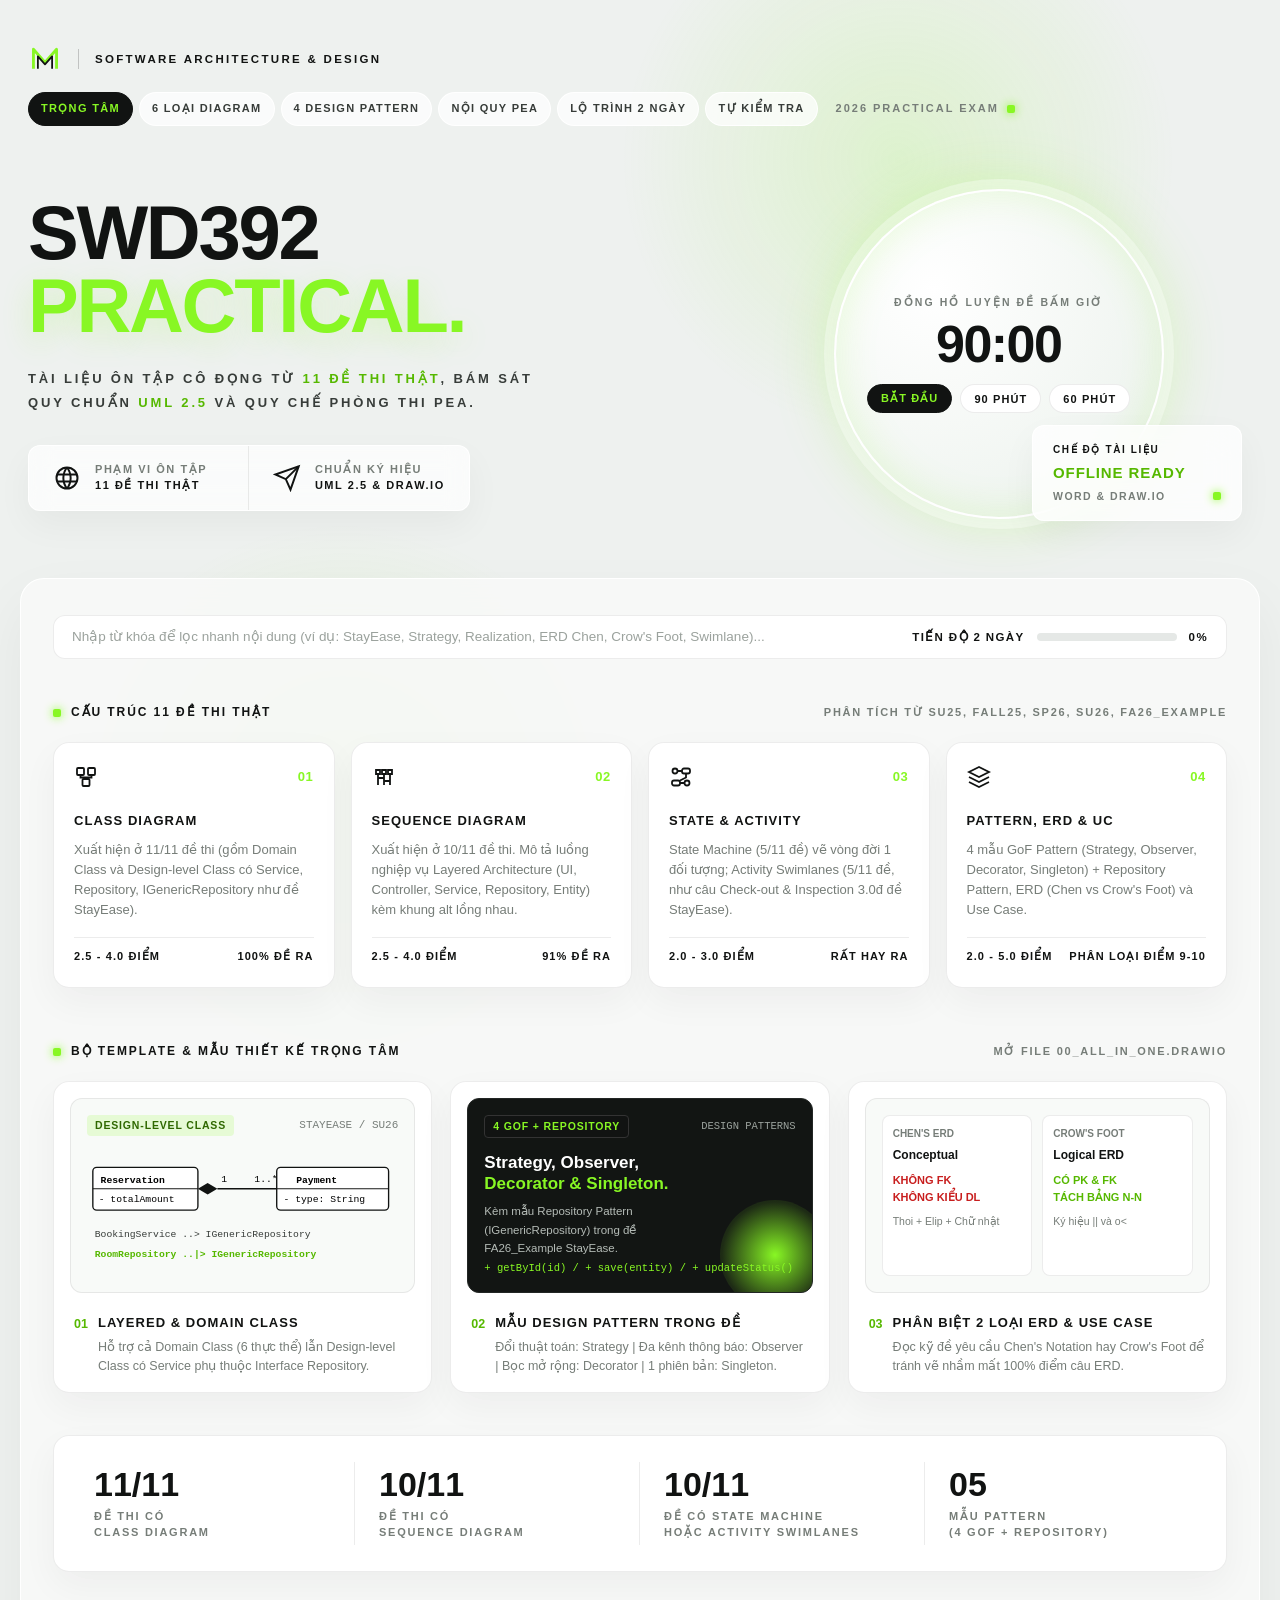
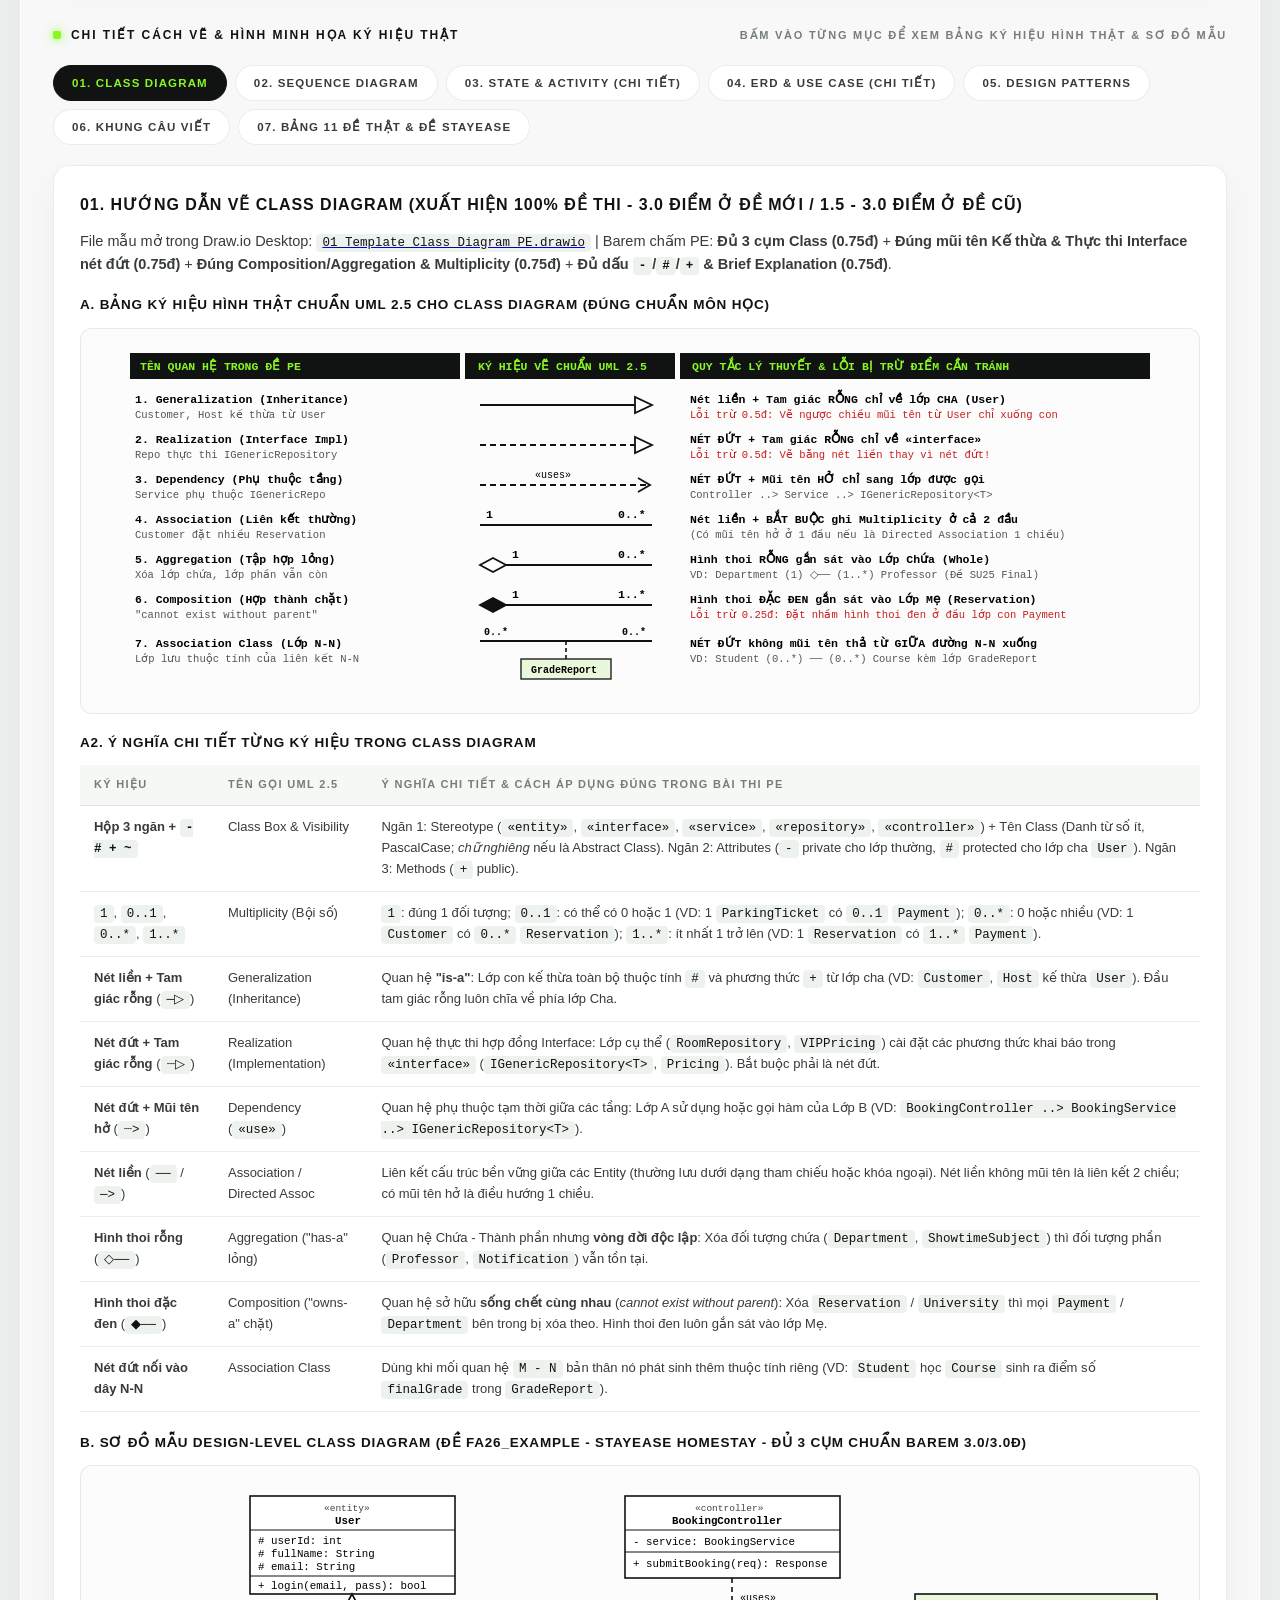
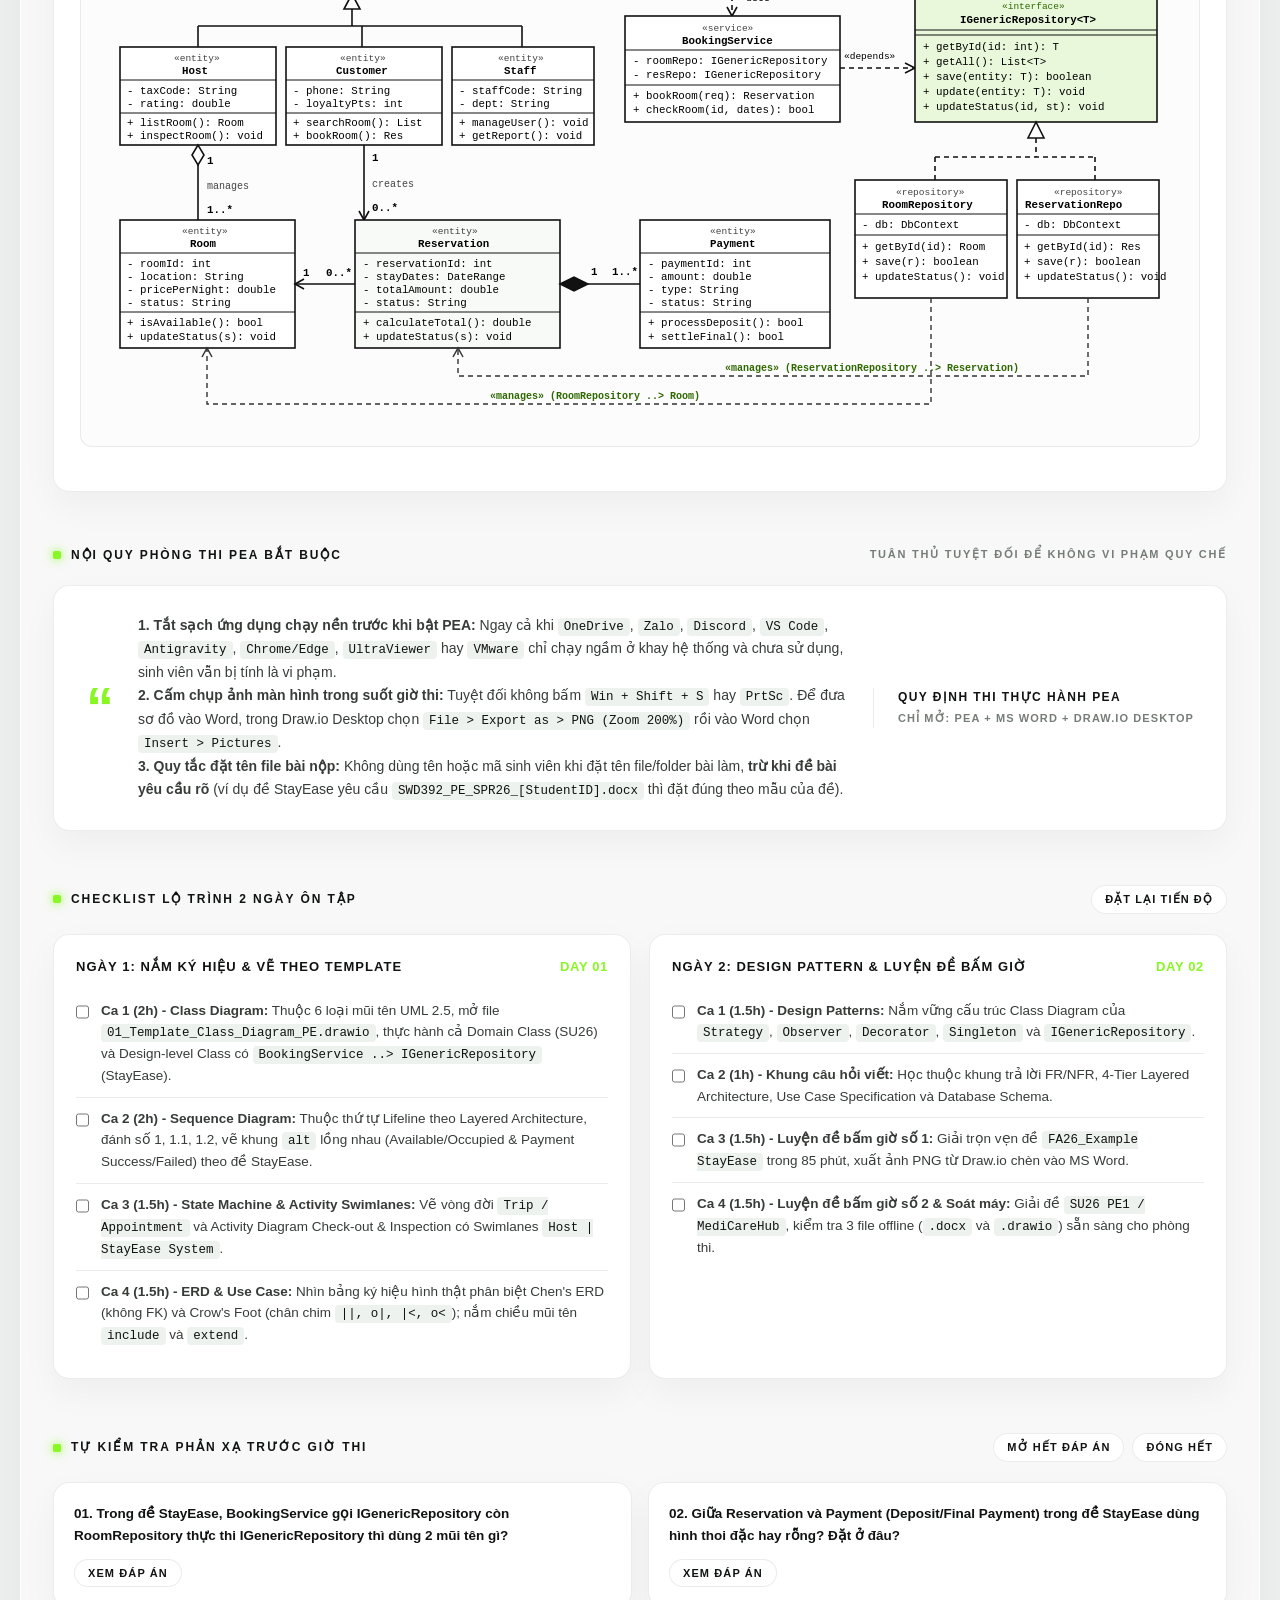
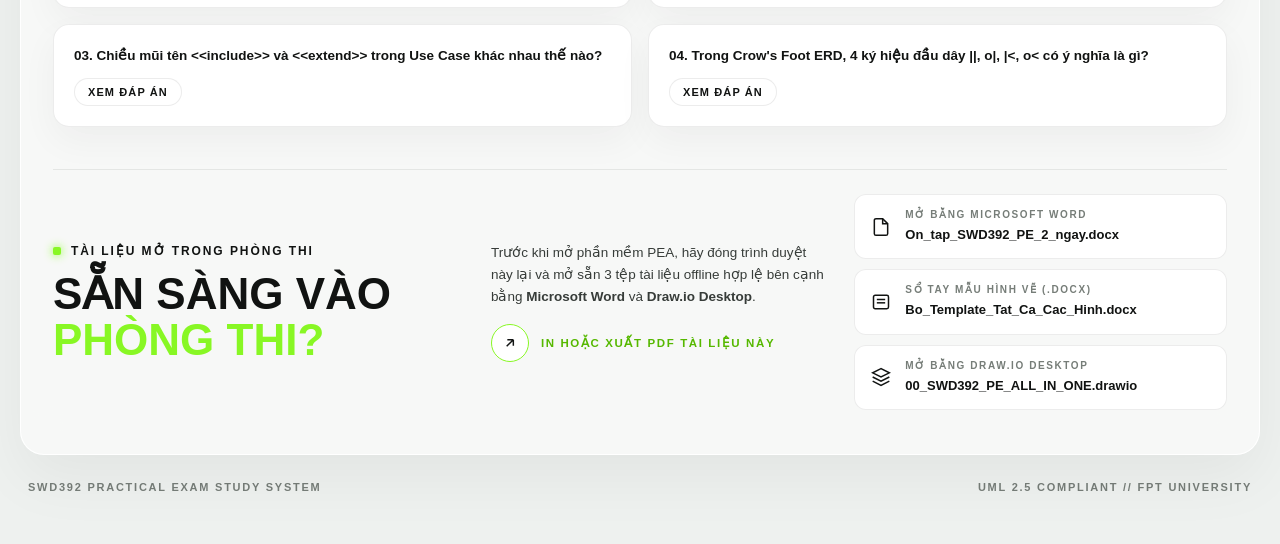
<file: FA26_On_Tap/index.html>
<!DOCTYPE html>
<html lang="vi">
<head>
  <meta charset="UTF-8">
  <meta name="viewport" content="width=device-width, initial-scale=1.0">
  <title>SWD392 - Sổ Tay Ôn Tập Thực Hành (PE)</title>
  <link rel="stylesheet" href="style.css">
</head>
<body>

  <div class="page-shell">

    <!-- TOP MINIMAL HEADER BAR -->
    <header class="top-header">
      <div class="brand-group">
        <div class="brand-monogram" aria-hidden="true">
          <svg width="32" height="32" viewBox="0 0 36 36" fill="none" xmlns="http://www.w3.org/2000/svg">
            <path d="M5 29V7L18 22L31 7V29" stroke="#88f724" stroke-width="3.2" stroke-linejoin="round"/>
            <path d="M10 29V15L18 24L26 15V29" stroke="#111312" stroke-width="2" stroke-linejoin="round"/>
          </svg>
        </div>
        <div class="brand-divider"></div>
        <span class="brand-label">SOFTWARE ARCHITECTURE &amp; DESIGN</span>
      </div>

      <div class="header-right no-print">
        <nav class="quick-nav">
          <a href="#sec-overview" class="nav-pill active">Trọng tâm</a>
          <a href="#sec-diagrams" class="nav-pill">6 Loại Diagram</a>
          <a href="#sec-patterns" class="nav-pill">4 Design Pattern</a>
          <a href="#sec-rules" class="nav-pill">Nội quy PEA</a>
          <a href="#sec-checklist" class="nav-pill">Lộ trình 2 ngày</a>
          <a href="#sec-flashcards" class="nav-pill">Tự kiểm tra</a>
        </nav>
        <div class="status-tag">
          <span>2026 PRACTICAL EXAM</span>
          <span class="lime-dot"></span>
        </div>
      </div>
    </header>

    <!-- HERO SECTION -->
    <section class="hero-section">
      <div class="hero-left">
        <h1 class="hero-title">
          SWD392
          <span class="lime-word">PRACTICAL.</span>
        </h1>
        <p class="hero-subtitle">
          TÀI LIỆU ÔN TẬP CÔ ĐỌNG TỪ <span class="highlight-lime">11 ĐỀ THI THẬT</span>,
          BÁM SÁT QUY CHUẨN <span class="highlight-lime">UML 2.5</span> VÀ QUY CHẾ PHÒNG THI PEA.
        </p>

        <div class="hero-meta-row">
          <div class="hero-meta-cell">
            <svg class="meta-icon" viewBox="0 0 24 24" fill="none" stroke="currentColor" stroke-width="1.7">
              <circle cx="12" cy="12" r="9"/>
              <path d="M3.6 9h16.8M3.6 15h16.8M12 3a14.5 14.5 0 0 0 0 18M12 3a14.5 14.5 0 0 1 0 18"/>
            </svg>
            <div class="meta-text">
              <span>PHẠM VI ÔN TẬP</span>
              11 ĐỀ THI THẬT
            </div>
          </div>
          <div class="hero-meta-cell">
            <svg class="meta-icon" viewBox="0 0 24 24" fill="none" stroke="currentColor" stroke-width="1.7">
              <path d="M22 2L11 13"/>
              <path d="M22 2L15 22L11 13L2 9L22 2Z"/>
            </svg>
            <div class="meta-text">
              <span>CHUẨN KÝ HIỆU</span>
              UML 2.5 &amp; DRAW.IO
            </div>
          </div>
        </div>
      </div>

      <!-- HERO RIGHT: HALO RING + LIVE EXAM TIMER + FLOATING GLASS CARD -->
      <div class="hero-visual">
        <div class="halo-ring">
          <span class="halo-badge-top">ĐỒNG HỒ LUYỆN ĐỀ BẤM GIỜ</span>
          <div class="timer-readout" id="timerDisplay">90:00</div>
          <div class="timer-controls no-print">
            <button class="btn-chip primary" id="timerStartBtn" onclick="toggleTimer()">Bắt đầu</button>
            <button class="btn-chip" onclick="resetTimer(90)">90 Phút</button>
            <button class="btn-chip" onclick="resetTimer(60)">60 Phút</button>
          </div>
        </div>

        <div class="floating-glass-card">
          <div class="mini-label">CHẾ ĐỘ TÀI LIỆU</div>
          <div class="lime-title">OFFLINE READY</div>
          <div class="mini-foot">
            <span>WORD &amp; DRAW.IO</span>
            <span class="lime-dot"></span>
          </div>
        </div>
      </div>
    </section>

    <!-- MAIN WHITE SHEET CONTAINER -->
    <main class="sheet-container">

      <!-- SEARCH & PROGRESS STRIP -->
      <div class="toolbar-strip no-print">
        <input type="text" id="searchInput" class="search-field" placeholder="Nhập từ khóa để lọc nhanh nội dung (ví dụ: StayEase, Strategy, Realization, ERD Chen, Crow's Foot, Swimlane)...">
        <div class="progress-inline">
          <span>TIẾN ĐỘ 2 NGÀY</span>
          <div class="progress-track-mini">
            <div class="progress-fill-mini" id="progressBar"></div>
          </div>
          <span id="progressPercent">0%</span>
        </div>
      </div>

      <!-- SECTION 1: 4 TRỤ CỘT ĐIỂM SỐ -->
      <div id="sec-overview" class="searchable-block">
        <div class="section-bar">
          <div class="section-bar-left">
            <span class="lime-dot"></span>
            <h2 class="section-title">CẤU TRÚC 11 ĐỀ THI THẬT</h2>
          </div>
          <div class="section-bar-right">
            <span>PHÂN TÍCH TỪ SU25, FALL25, SP26, SU26, FA26_EXAMPLE</span>
          </div>
        </div>

        <div class="bento-4">
          <article class="feature-card">
            <div>
              <div class="feature-card-top">
                <svg class="feature-icon" viewBox="0 0 24 24" fill="none" stroke="currentColor" stroke-width="1.8">
                  <rect x="3" y="3" width="7" height="7" rx="1"/>
                  <rect x="14" y="3" width="7" height="7" rx="1"/>
                  <rect x="8.5" y="14" width="7" height="7" rx="1"/>
                  <path d="M6.5 10v2.5h11V10M12 12.5V14"/>
                </svg>
                <span class="feature-num">01</span>
              </div>
              <h3 class="feature-name">CLASS DIAGRAM</h3>
              <p class="feature-desc">Xuất hiện ở 11/11 đề thi (gồm Domain Class và Design-level Class có Service, Repository, IGenericRepository như đề StayEase).</p>
            </div>
            <div class="feature-foot">
              <span>2.5 - 4.0 ĐIỂM</span>
              <span>100% ĐỀ RA</span>
            </div>
          </article>

          <article class="feature-card">
            <div>
              <div class="feature-card-top">
                <svg class="feature-icon" viewBox="0 0 24 24" fill="none" stroke="currentColor" stroke-width="1.8">
                  <path d="M4 5h4v4H4zM10 5h4v4h-4zM16 5h4v4h-4z"/>
                  <path d="M6 9v11M12 9v11M18 9v11"/>
                  <path d="M6 13h6M12 16h6"/>
                </svg>
                <span class="feature-num">02</span>
              </div>
              <h3 class="feature-name">SEQUENCE DIAGRAM</h3>
              <p class="feature-desc">Xuất hiện ở 10/11 đề thi. Mô tả luồng nghiệp vụ Layered Architecture (UI, Controller, Service, Repository, Entity) kèm khung alt lồng nhau.</p>
            </div>
            <div class="feature-foot">
              <span>2.5 - 4.0 ĐIỂM</span>
              <span>91% ĐỀ RA</span>
            </div>
          </article>

          <article class="feature-card">
            <div>
              <div class="feature-card-top">
                <svg class="feature-icon" viewBox="0 0 24 24" fill="none" stroke="currentColor" stroke-width="1.8">
                  <circle cx="6" cy="6" r="2.5"/>
                  <rect x="13" y="3.5" width="8" height="5" rx="2"/>
                  <rect x="3" y="15.5" width="8" height="5" rx="2"/>
                  <circle cx="18" cy="18" r="2.5"/>
                  <path d="M8.5 6H13M17 8.5v4l-6 3M11 18h4.5"/>
                </svg>
                <span class="feature-num">03</span>
              </div>
              <h3 class="feature-name">STATE &amp; ACTIVITY</h3>
              <p class="feature-desc">State Machine (5/11 đề) vẽ vòng đời 1 đối tượng; Activity Swimlanes (5/11 đề, như câu Check-out &amp; Inspection 3.0đ đề StayEase).</p>
            </div>
            <div class="feature-foot">
              <span>2.0 - 3.0 ĐIỂM</span>
              <span>RẤT HAY RA</span>
            </div>
          </article>

          <article class="feature-card">
            <div>
              <div class="feature-card-top">
                <svg class="feature-icon" viewBox="0 0 24 24" fill="none" stroke="currentColor" stroke-width="1.8">
                  <polygon points="12 2 2 7 12 12 22 7 12 2"/>
                  <polyline points="2 17 12 22 22 17"/>
                  <polyline points="2 12 12 17 22 12"/>
                </svg>
                <span class="feature-num">04</span>
              </div>
              <h3 class="feature-name">PATTERN, ERD &amp; UC</h3>
              <p class="feature-desc">4 mẫu GoF Pattern (Strategy, Observer, Decorator, Singleton) + Repository Pattern, ERD (Chen vs Crow's Foot) và Use Case.</p>
            </div>
            <div class="feature-foot">
              <span>2.0 - 5.0 ĐIỂM</span>
              <span>PHÂN LOẠI ĐIỂM 9-10</span>
            </div>
          </article>
        </div>
      </div>

      <!-- SECTION 2: 3 SHOWCASE CARDS -->
      <div id="sec-patterns" class="searchable-block">
        <div class="section-bar">
          <div class="section-bar-left">
            <span class="lime-dot"></span>
            <h2 class="section-title">BỘ TEMPLATE &amp; MẪU THIẾT KẾ TRỌNG TÂM</h2>
          </div>
          <div class="section-bar-right">
            <a href="Templates_Hinh_Ve/00_SWD392_PE_ALL_IN_ONE_TEMPLATES.drawio" style="color:inherit;text-decoration:none;">MỞ FILE 00_ALL_IN_ONE.DRAWIO</a>
          </div>
        </div>

        <div class="showcase-grid">
          <div class="showcase-card">
            <div class="showcase-preview light-mode">
              <div style="display:flex;justify-content:space-between;align-items:center;margin-bottom:10px;">
                <span class="badge-pill badge-lime">DESIGN-LEVEL CLASS</span>
                <span style="font-family:var(--font-mono);font-size:11px;color:var(--ink-muted);">STAYEASE / SU26</span>
              </div>
              <svg viewBox="0 0 320 120" width="100%" height="120" font-family="Consolas, monospace" font-size="10">
                <rect x="6" y="10" width="108" height="44" rx="4" fill="#fff" stroke="#111312" stroke-width="1.4"/>
                <text x="14" y="26" font-weight="bold">Reservation</text>
                <line x1="6" y1="32" x2="114" y2="32" stroke="#111312"/>
                <text x="12" y="46">- totalAmount</text>

                <polygon points="114,32 124,26 134,32 124,38" fill="#111312"/>
                <line x1="134" y1="32" x2="195" y2="32" stroke="#111312" stroke-width="1.4"/>
                <text x="138" y="25">1</text>
                <text x="172" y="25">1..*</text>

                <rect x="195" y="10" width="115" height="44" rx="4" fill="#fff" stroke="#111312" stroke-width="1.4"/>
                <text x="215" y="26" font-weight="bold">Payment</text>
                <line x1="195" y1="32" x2="310" y2="32" stroke="#111312"/>
                <text x="202" y="46">- type: String</text>

                <text x="8" y="82" fill="#373c39">BookingService ..&gt; IGenericRepository</text>
                <text x="8" y="102" fill="#56b800" font-weight="bold">RoomRepository ..|&gt; IGenericRepository</text>
              </svg>
            </div>
            <div class="showcase-meta">
              <span class="showcase-num">01</span>
              <div>
                <h3 class="showcase-title">LAYERED &amp; DOMAIN CLASS</h3>
                <p class="showcase-sub">Hỗ trợ cả Domain Class (6 thực thể) lẫn Design-level Class có Service phụ thuộc Interface Repository.</p>
              </div>
            </div>
          </div>

          <div class="showcase-card">
            <div class="showcase-preview dark-mode">
              <div class="dark-orb"></div>
              <div style="display:flex;justify-content:space-between;align-items:center;">
                <span class="badge-pill badge-dark" style="border:1px solid #333;">4 GOF + REPOSITORY</span>
                <span style="font-size:10.5px;color:#9ba29d;font-family:var(--font-mono);">DESIGN PATTERNS</span>
              </div>
              <div style="z-index:1;">
                <div style="font-size:17px;font-weight:800;line-height:1.25;margin:12px 0 8px;">
                  Strategy, Observer,<br>
                  <span style="color:var(--lime-neon);">Decorator &amp; Singleton.</span>
                </div>
                <p style="font-size:11.5px;color:#b5bcb7;max-width:230px;">
                  Kèm mẫu Repository Pattern (IGenericRepository) trong đề FA26_Example StayEase.
                </p>
              </div>
              <div style="font-family:var(--font-mono);font-size:10.5px;color:var(--lime-neon);z-index:1;">
                + getById(id) / + save(entity) / + updateStatus()
              </div>
            </div>
            <div class="showcase-meta">
              <span class="showcase-num">02</span>
              <div>
                <h3 class="showcase-title">MẪU DESIGN PATTERN TRONG ĐỀ</h3>
                <p class="showcase-sub">Đổi thuật toán: Strategy | Đa kênh thông báo: Observer | Bọc mở rộng: Decorator | 1 phiên bản: Singleton.</p>
              </div>
            </div>
          </div>

          <div class="showcase-card">
            <div class="showcase-preview light-mode">
              <div style="display:grid;grid-template-columns:1fr 1fr;gap:10px;height:100%;">
                <div style="background:#fff;border:1px solid var(--border-subtle);border-radius:8px;padding:10px;">
                  <div style="font-size:10px;font-weight:800;color:var(--ink-muted);">CHEN'S ERD</div>
                  <div style="font-size:12px;font-weight:900;color:var(--ink-black);margin:4px 0;">Conceptual</div>
                  <div style="font-size:11px;color:var(--danger-text);font-weight:700;margin-top:6px;">KHÔNG FK<br>KHÔNG KIỂU DL</div>
                  <div style="font-size:10.5px;color:var(--ink-muted);margin-top:6px;">Thoi + Elip + Chữ nhật</div>
                </div>
                <div style="background:#fff;border:1px solid var(--border-subtle);border-radius:8px;padding:10px;">
                  <div style="font-size:10px;font-weight:800;color:var(--ink-muted);">CROW'S FOOT</div>
                  <div style="font-size:12px;font-weight:900;color:var(--ink-black);margin:4px 0;">Logical ERD</div>
                  <div style="font-size:11px;color:var(--lime-text);font-weight:800;margin-top:6px;">CÓ PK &amp; FK<br>TÁCH BẢNG N-N</div>
                  <div style="font-size:10.5px;color:var(--ink-muted);margin-top:6px;">Ký hiệu || và o&lt;</div>
                </div>
              </div>
            </div>
            <div class="showcase-meta">
              <span class="showcase-num">03</span>
              <div>
                <h3 class="showcase-title">PHÂN BIỆT 2 LOẠI ERD &amp; USE CASE</h3>
                <p class="showcase-sub">Đọc kỹ đề yêu cầu Chen's Notation hay Crow's Foot để tránh vẽ nhầm mất 100% điểm câu ERD.</p>
              </div>
            </div>
          </div>
        </div>
      </div>

      <!-- SECTION 3: METRICS STRIP -->
      <div class="metrics-strip searchable-block">
        <div class="metric-item">
          <div class="metric-value">11/11</div>
          <div class="metric-label">ĐỀ THI CÓ<br>CLASS DIAGRAM</div>
        </div>
        <div class="metric-item">
          <div class="metric-value">10/11</div>
          <div class="metric-label">ĐỀ THI CÓ<br>SEQUENCE DIAGRAM</div>
        </div>
        <div class="metric-item">
          <div class="metric-value">10/11</div>
          <div class="metric-label">ĐỀ CÓ STATE MACHINE<br>HOẶC ACTIVITY SWIMLANES</div>
        </div>
        <div class="metric-item">
          <div class="metric-value">05</div>
          <div class="metric-label">MẪU PATTERN<br>(4 GOF + REPOSITORY)</div>
        </div>
      </div>

      <!-- SECTION 4: INTERACTIVE DEEP-DIVE MODULES -->
      <div id="sec-diagrams" class="searchable-block">
        <div class="section-bar">
          <div class="section-bar-left">
            <span class="lime-dot"></span>
            <h2 class="section-title">CHI TIẾT CÁCH VẼ &amp; HÌNH MINH HỌA KÝ HIỆU THẬT</h2>
          </div>
          <div class="section-bar-right">
            <span>BẤM VÀO TỪNG MỤC ĐỂ XEM BẢNG KÝ HIỆU HÌNH THẬT &amp; SƠ ĐỒ MẪU</span>
          </div>
        </div>

        <div class="module-tabs no-print">
          <button class="module-tab-btn active" onclick="switchModule('mod-class', this)">01. Class Diagram</button>
          <button class="module-tab-btn" onclick="switchModule('mod-seq', this)">02. Sequence Diagram</button>
          <button class="module-tab-btn" onclick="switchModule('mod-state', this)">03. State &amp; Activity (Chi tiết)</button>
          <button class="module-tab-btn" onclick="switchModule('mod-erd', this)">04. ERD &amp; Use Case (Chi tiết)</button>
          <button class="module-tab-btn" onclick="switchModule('mod-pattern', this)">05. Design Patterns</button>
          <button class="module-tab-btn" onclick="switchModule('mod-writing', this)">06. Khung Câu Viết</button>
          <button class="module-tab-btn" onclick="switchModule('mod-exams', this)">07. Bảng 11 Đề Thật &amp; Đề StayEase</button>
        </div>

        <!-- ==================== MODULE 01: CLASS DIAGRAM ==================== -->
        <div id="mod-class" class="module-panel active">
          <h3>01. Hướng dẫn vẽ Class Diagram (Xuất hiện 100% đề thi - 3.0 điểm ở đề mới / 1.5 - 3.0 điểm ở đề cũ)</h3>
          <p>File mẫu mở trong Draw.io Desktop: <a href="Templates_Hinh_Ve/01_Template_Class_Diagram_PE.drawio"><code>01_Template_Class_Diagram_PE.drawio</code></a> | Barem chấm PE: <strong>Đủ 3 cụm Class (0.75đ)</strong> + <strong>Đúng mũi tên Kế thừa &amp; Thực thi Interface nét đứt (0.75đ)</strong> + <strong>Đúng Composition/Aggregation &amp; Multiplicity (0.75đ)</strong> + <strong>Đủ dấu <code>-</code>/<code>#</code>/<code>+</code> &amp; Brief Explanation (0.75đ)</strong>.</p>

          <h4>A. Bảng Ký Hiệu Hình Thật Chuẩn UML 2.5 Cho Class Diagram (Đúng chuẩn môn học)</h4>
          <div class="svg-board">
            <svg viewBox="0 0 1040 345" width="100%" height="345" xmlns="http://www.w3.org/2000/svg" font-family="Consolas, monospace" font-size="11.5">
              <!-- Header Bar -->
              <rect x="10" y="8" width="330" height="26" fill="#111312"/>
              <text x="20" y="25" fill="#88f724" font-weight="bold">TÊN QUAN HỆ TRONG ĐỀ PE</text>
              <rect x="345" y="8" width="210" height="26" fill="#111312"/>
              <text x="358" y="25" fill="#88f724" font-weight="bold">KÝ HIỆU VẼ CHUẨN UML 2.5</text>
              <rect x="560" y="8" width="470" height="26" fill="#111312"/>
              <text x="572" y="25" fill="#88f724" font-weight="bold">QUY TẮC LÝ THUYẾT &amp; LỖI BỊ TRỪ ĐIỂM CẦN TRÁNH</text>

              <!-- Row 1: Generalization -->
              <text x="15" y="58" font-weight="bold">1. Generalization (Inheritance)</text>
              <text x="15" y="73" fill="#555" font-size="10.5">Customer, Host kế thừa từ User</text>
              <line x1="360" y1="60" x2="515" y2="60" stroke="#111" stroke-width="1.8"/>
              <polygon points="532,60 515,52 515,68" fill="#fff" stroke="#111" stroke-width="1.8"/>
              <text x="570" y="58" font-weight="bold">Nét liền + Tam giác RỖNG chỉ về lớp CHA (User)</text>
              <text x="570" y="73" fill="#c81e1e" font-size="10.5">Lỗi trừ 0.5đ: Vẽ ngược chiều mũi tên từ User chỉ xuống con</text>

              <!-- Row 2: Realization -->
              <text x="15" y="98" font-weight="bold">2. Realization (Interface Impl)</text>
              <text x="15" y="113" fill="#555" font-size="10.5">Repo thực thi IGenericRepository</text>
              <line x1="360" y1="100" x2="515" y2="100" stroke="#111" stroke-width="1.8" stroke-dasharray="6,4"/>
              <polygon points="532,100 515,92 515,108" fill="#fff" stroke="#111" stroke-width="1.8"/>
              <text x="570" y="98" font-weight="bold">NÉT ĐỨT + Tam giác RỖNG chỉ về «interface»</text>
              <text x="570" y="113" fill="#c81e1e" font-size="10.5">Lỗi trừ 0.5đ: Vẽ bằng nét liền thay vì nét đứt!</text>

              <!-- Row 3: Dependency -->
              <text x="15" y="138" font-weight="bold">3. Dependency (Phụ thuộc tầng)</text>
              <text x="15" y="153" fill="#555" font-size="10.5">Service phụ thuộc IGenericRepo</text>
              <line x1="360" y1="140" x2="530" y2="140" stroke="#111" stroke-width="1.8" stroke-dasharray="6,4"/>
              <polyline points="518,133 530,140 518,147" fill="none" stroke="#111" stroke-width="1.8"/>
              <text x="415" y="133" font-size="10">«uses»</text>
              <text x="570" y="138" font-weight="bold">NÉT ĐỨT + Mũi tên HỞ chỉ sang lớp được gọi</text>
              <text x="570" y="153" fill="#555" font-size="10.5">Controller ..&gt; Service ..&gt; IGenericRepository&lt;T&gt;</text>

              <!-- Row 4: Association (Bi-directional solid line, optional open arrow for navigable) -->
              <text x="15" y="178" font-weight="bold">4. Association (Liên kết thường)</text>
              <text x="15" y="193" fill="#555" font-size="10.5">Customer đặt nhiều Reservation</text>
              <line x1="360" y1="180" x2="532" y2="180" stroke="#111" stroke-width="1.8"/>
              <text x="366" y="173" font-weight="bold">1</text>
              <text x="498" y="173" font-weight="bold">0..*</text>
              <text x="570" y="178" font-weight="bold">Nét liền + BẮT BUỘC ghi Multiplicity ở cả 2 đầu</text>
              <text x="570" y="193" fill="#555" font-size="10.5">(Có mũi tên hở ở 1 đầu nếu là Directed Association 1 chiều)</text>

              <!-- Row 5: Aggregation -->
              <text x="15" y="218" font-weight="bold">5. Aggregation (Tập hợp lỏng)</text>
              <text x="15" y="233" fill="#555" font-size="10.5">Xóa lớp chứa, lớp phần vẫn còn</text>
              <polygon points="360,220 373,213 386,220 373,227" fill="#fff" stroke="#111" stroke-width="1.8"/>
              <line x1="386" y1="220" x2="532" y2="220" stroke="#111" stroke-width="1.8"/>
              <text x="392" y="213" font-weight="bold">1</text>
              <text x="498" y="213" font-weight="bold">0..*</text>
              <text x="570" y="218" font-weight="bold">Hình thoi RỖNG gắn sát vào Lớp Chứa (Whole)</text>
              <text x="570" y="233" fill="#555" font-size="10.5">VD: Department (1) ◇── (1..*) Professor (Đề SU25 Final)</text>

              <!-- Row 6: Composition -->
              <text x="15" y="258" font-weight="bold">6. Composition (Hợp thành chặt)</text>
              <text x="15" y="273" fill="#555" font-size="10.5">"cannot exist without parent"</text>
              <polygon points="360,260 373,253 386,260 373,267" fill="#111" stroke="#111" stroke-width="1.8"/>
              <line x1="386" y1="260" x2="532" y2="260" stroke="#111" stroke-width="1.8"/>
              <text x="392" y="253" font-weight="bold">1</text>
              <text x="498" y="253" font-weight="bold">1..*</text>
              <text x="570" y="258" font-weight="bold">Hình thoi ĐẶC ĐEN gắn sát vào Lớp Mẹ (Reservation)</text>
              <text x="570" y="273" fill="#c81e1e" font-size="10.5">Lỗi trừ 0.25đ: Đặt nhầm hình thoi đen ở đầu lớp con Payment</text>

              <!-- Row 7: Association Class -->
              <text x="15" y="302" font-weight="bold">7. Association Class (Lớp N-N)</text>
              <text x="15" y="317" fill="#555" font-size="10.5">Lớp lưu thuộc tính của liên kết N-N</text>
              <line x1="360" y1="296" x2="532" y2="296" stroke="#111" stroke-width="1.8"/>
              <text x="364" y="290" font-size="10" font-weight="bold">0..*</text>
              <text x="502" y="290" font-size="10" font-weight="bold">0..*</text>
              <line x1="446" y1="296" x2="446" y2="314" stroke="#111" stroke-width="1.6" stroke-dasharray="4,3"/>
              <rect x="401" y="314" width="90" height="20" fill="#e9f8db" stroke="#111" stroke-width="1.3"/>
              <text x="411" y="328" font-size="10" font-weight="bold">GradeReport</text>
              <text x="570" y="302" font-weight="bold">NÉT ĐỨT không mũi tên thả từ GIỮA đường N-N xuống</text>
              <text x="570" y="317" fill="#555" font-size="10.5">VD: Student (0..*) ── (0..*) Course kèm lớp GradeReport</text>
            </svg>
          </div>

          <h4>A2. Ý Nghĩa Chi Tiết Từng Ký Hiệu Trong Class Diagram</h4>
          <div class="data-table-wrap">
            <table class="data-table">
              <thead>
                <tr>
                  <th>Ký hiệu</th>
                  <th>Tên gọi UML 2.5</th>
                  <th>Ý nghĩa chi tiết &amp; Cách áp dụng đúng trong bài thi PE</th>
                </tr>
              </thead>
              <tbody>
                <tr>
                  <td><strong>Hộp 3 ngăn + <code>- # + ~</code></strong></td>
                  <td>Class Box &amp; Visibility</td>
                  <td>Ngăn 1: Stereotype (<code>«entity»</code>, <code>«interface»</code>, <code>«service»</code>, <code>«repository»</code>, <code>«controller»</code>) + Tên Class (Danh từ số ít, PascalCase; <em>chữ nghiêng</em> nếu là Abstract Class). Ngăn 2: Attributes (<code>-</code> private cho lớp thường, <code>#</code> protected cho lớp cha <code>User</code>). Ngăn 3: Methods (<code>+</code> public).</td>
                </tr>
                <tr>
                  <td><code>1</code>, <code>0..1</code>, <code>0..*</code>, <code>1..*</code></td>
                  <td>Multiplicity (Bội số)</td>
                  <td><code>1</code>: đúng 1 đối tượng; <code>0..1</code>: có thể có 0 hoặc 1 (VD: 1 <code>ParkingTicket</code> có <code>0..1</code> <code>Payment</code>); <code>0..*</code>: 0 hoặc nhiều (VD: 1 <code>Customer</code> có <code>0..*</code> <code>Reservation</code>); <code>1..*</code>: ít nhất 1 trở lên (VD: 1 <code>Reservation</code> có <code>1..*</code> <code>Payment</code>).</td>
                </tr>
                <tr>
                  <td><strong>Nét liền + Tam giác rỗng</strong> (<code>─▷</code>)</td>
                  <td>Generalization (Inheritance)</td>
                  <td>Quan hệ <strong>"is-a"</strong>: Lớp con kế thừa toàn bộ thuộc tính <code>#</code> và phương thức <code>+</code> từ lớp cha (VD: <code>Customer</code>, <code>Host</code> kế thừa <code>User</code>). Đầu tam giác rỗng luôn chĩa về phía lớp Cha.</td>
                </tr>
                <tr>
                  <td><strong>Nét đứt + Tam giác rỗng</strong> (<code>┈▷</code>)</td>
                  <td>Realization (Implementation)</td>
                  <td>Quan hệ thực thi hợp đồng Interface: Lớp cụ thể (<code>RoomRepository</code>, <code>VIPPricing</code>) cài đặt các phương thức khai báo trong <code>«interface»</code> (<code>IGenericRepository&lt;T&gt;</code>, <code>Pricing</code>). Bắt buộc phải là nét đứt.</td>
                </tr>
                <tr>
                  <td><strong>Nét đứt + Mũi tên hở</strong> (<code>┈&gt;</code>)</td>
                  <td>Dependency (<code>«use»</code>)</td>
                  <td>Quan hệ phụ thuộc tạm thời giữa các tầng: Lớp A sử dụng hoặc gọi hàm của Lớp B (VD: <code>BookingController ..&gt; BookingService ..&gt; IGenericRepository&lt;T&gt;</code>).</td>
                </tr>
                <tr>
                  <td><strong>Nét liền</strong> (<code>──</code> / <code>─&gt;</code>)</td>
                  <td>Association / Directed Assoc</td>
                  <td>Liên kết cấu trúc bền vững giữa các Entity (thường lưu dưới dạng tham chiếu hoặc khóa ngoại). Nét liền không mũi tên là liên kết 2 chiều; có mũi tên hở là điều hướng 1 chiều.</td>
                </tr>
                <tr>
                  <td><strong>Hình thoi rỗng</strong> (<code>◇──</code>)</td>
                  <td>Aggregation ("has-a" lỏng)</td>
                  <td>Quan hệ Chứa - Thành phần nhưng <strong>vòng đời độc lập</strong>: Xóa đối tượng chứa (<code>Department</code>, <code>ShowtimeSubject</code>) thì đối tượng phần (<code>Professor</code>, <code>Notification</code>) vẫn tồn tại.</td>
                </tr>
                <tr>
                  <td><strong>Hình thoi đặc đen</strong> (<code>◆──</code>)</td>
                  <td>Composition ("owns-a" chặt)</td>
                  <td>Quan hệ sở hữu <strong>sống chết cùng nhau</strong> (<em>cannot exist without parent</em>): Xóa <code>Reservation</code> / <code>University</code> thì mọi <code>Payment</code> / <code>Department</code> bên trong bị xóa theo. Hình thoi đen luôn gắn sát vào lớp Mẹ.</td>
                </tr>
                <tr>
                  <td><strong>Nét đứt nối vào dây N-N</strong></td>
                  <td>Association Class</td>
                  <td>Dùng khi mối quan hệ <code>M - N</code> bản thân nó phát sinh thêm thuộc tính riêng (VD: <code>Student</code> học <code>Course</code> sinh ra điểm số <code>finalGrade</code> trong <code>GradeReport</code>).</td>
                </tr>
              </tbody>
            </table>
          </div>

          <h4>B. Sơ đồ mẫu Design-level Class Diagram (Đề FA26_Example - StayEase Homestay - Đủ 3 Cụm Chuẩn Barem 3.0/3.0đ)</h4>
          <div class="svg-board">
            <svg viewBox="0 0 1060 540" width="100%" height="540" xmlns="http://www.w3.org/2000/svg" font-family="Consolas, monospace" font-size="10.8">
              <!-- ==================== CỤM 1 (TRÊN TRÁI): USER INHERITANCE HIERARCHY ==================== -->
              <!-- User Abstract / Parent Class -->
              <rect x="140" y="14" width="205" height="98" fill="#fff" stroke="#111" stroke-width="1.6"/>
              <text x="214" y="29" font-size="9.5" fill="#444">«entity»</text>
              <text x="225" y="42" font-weight="bold">User</text>
              <line x1="140" y1="48" x2="345" y2="48" stroke="#111"/>
              <text x="148" y="62"># userId: int</text>
              <text x="148" y="75"># fullName: String</text>
              <text x="148" y="88"># email: String</text>
              <line x1="140" y1="94" x2="345" y2="94" stroke="#111"/>
              <text x="148" y="107">+ login(email, pass): bool</text>

              <!-- Shared Generalization Hollow Triangle pointing to User -->
              <polygon points="242,112 234,127 250,127" fill="#fff" stroke="#111" stroke-width="1.6"/>
              <line x1="242" y1="127" x2="242" y2="144" stroke="#111" stroke-width="1.6"/>
              <line x1="88" y1="144" x2="412" y2="144" stroke="#111" stroke-width="1.6"/>
              <line x1="88" y1="144" x2="88" y2="165" stroke="#111" stroke-width="1.6"/>
              <line x1="252" y1="144" x2="252" y2="165" stroke="#111" stroke-width="1.6"/>
              <line x1="412" y1="144" x2="412" y2="165" stroke="#111" stroke-width="1.6"/>

              <!-- Role 1: Host (Left) -->
              <rect x="10" y="165" width="156" height="98" fill="#fff" stroke="#111" stroke-width="1.6"/>
              <text x="64" y="179" font-size="9.5" fill="#444">«entity»</text>
              <text x="72" y="192" font-weight="bold">Host</text>
              <line x1="10" y1="198" x2="166" y2="198" stroke="#111"/>
              <text x="17" y="212">- taxCode: String</text>
              <text x="17" y="225">- rating: double</text>
              <line x1="10" y1="231" x2="166" y2="231" stroke="#111"/>
              <text x="17" y="244">+ listRoom(): Room</text>
              <text x="17" y="257">+ inspectRoom(): void</text>

              <!-- Role 2: Customer (Middle) -->
              <rect x="176" y="165" width="156" height="98" fill="#fff" stroke="#111" stroke-width="1.6"/>
              <text x="230" y="179" font-size="9.5" fill="#444">«entity»</text>
              <text x="226" y="192" font-weight="bold">Customer</text>
              <line x1="176" y1="198" x2="332" y2="198" stroke="#111"/>
              <text x="183" y="212">- phone: String</text>
              <text x="183" y="225">- loyaltyPts: int</text>
              <line x1="176" y1="231" x2="332" y2="231" stroke="#111"/>
              <text x="183" y="244">+ searchRoom(): List</text>
              <text x="183" y="257">+ bookRoom(): Res</text>

              <!-- Role 3: Staff / Admin (Right) -->
              <rect x="342" y="165" width="142" height="98" fill="#fff" stroke="#111" stroke-width="1.6"/>
              <text x="388" y="179" font-size="9.5" fill="#444">«entity»</text>
              <text x="394" y="192" font-weight="bold">Staff</text>
              <line x1="342" y1="198" x2="484" y2="198" stroke="#111"/>
              <text x="349" y="212">- staffCode: String</text>
              <text x="349" y="225">- dept: String</text>
              <line x1="342" y1="231" x2="484" y2="231" stroke="#111"/>
              <text x="349" y="244">+ manageUser(): void</text>
              <text x="349" y="257">+ getReport(): void</text>

              <!-- ==================== CỤM 2 (DƯỚI TRÁI & GIỮA): DOMAIN ENTITIES ==================== -->
              <!-- Aggregation: Host (1) o-- (1..*) Room -->
              <polygon points="88,263 82,273 88,283 94,273" fill="#fff" stroke="#111" stroke-width="1.6"/>
              <line x1="88" y1="283" x2="88" y2="338" stroke="#111" stroke-width="1.6"/>
              <text x="97" y="282" font-weight="bold">1</text>
              <text x="97" y="307" font-size="10" fill="#444">manages</text>
              <text x="97" y="331" font-weight="bold">1..*</text>

              <!-- Room (Below Host) -->
              <rect x="10" y="338" width="175" height="128" fill="#fff" stroke="#111" stroke-width="1.6"/>
              <text x="72" y="352" font-size="9.5" fill="#444">«entity»</text>
              <text x="80" y="365" font-weight="bold">Room</text>
              <line x1="10" y1="371" x2="185" y2="371" stroke="#111"/>
              <text x="17" y="385">- roomId: int</text>
              <text x="17" y="398">- location: String</text>
              <text x="17" y="411">- pricePerNight: double</text>
              <text x="17" y="424">- status: String</text>
              <line x1="10" y1="430" x2="185" y2="430" stroke="#111"/>
              <text x="17" y="444">+ isAvailable(): bool</text>
              <text x="17" y="458">+ updateStatus(s): void</text>

              <!-- Association: Customer (1) --> (0..*) Reservation -->
              <line x1="254" y1="263" x2="254" y2="338" stroke="#111" stroke-width="1.6"/>
              <polyline points="249,329 254,338 259,329" fill="none" stroke="#111" stroke-width="1.6"/>
              <text x="262" y="279" font-weight="bold">1</text>
              <text x="262" y="305" font-size="10" fill="#444">creates</text>
              <text x="262" y="329" font-weight="bold">0..*</text>

              <!-- Association: Room (1) <-- (0..*) Reservation -->
              <line x1="185" y1="402" x2="245" y2="402" stroke="#111" stroke-width="1.6"/>
              <polyline points="194,397 185,402 194,407" fill="none" stroke="#111" stroke-width="1.6"/>
              <text x="193" y="394" font-weight="bold">1</text>
              <text x="216" y="394" font-weight="bold">0..*</text>

              <!-- Reservation (Center) -->
              <rect x="245" y="338" width="205" height="128" fill="#f8faf8" stroke="#111" stroke-width="1.6"/>
              <text x="322" y="352" font-size="9.5" fill="#444">«entity»</text>
              <text x="308" y="365" font-weight="bold">Reservation</text>
              <line x1="245" y1="371" x2="450" y2="371" stroke="#111"/>
              <text x="253" y="385">- reservationId: int</text>
              <text x="253" y="398">- stayDates: DateRange</text>
              <text x="253" y="411">- totalAmount: double</text>
              <text x="253" y="424">- status: String</text>
              <line x1="245" y1="430" x2="450" y2="430" stroke="#111"/>
              <text x="253" y="444">+ calculateTotal(): double</text>
              <text x="253" y="458">+ updateStatus(s): void</text>

              <!-- Composition: Reservation (1) *-- (1..*) Payment -->
              <polygon points="450,402 464,395 478,402 464,409" fill="#111" stroke="#111" stroke-width="1.5"/>
              <line x1="478" y1="402" x2="530" y2="402" stroke="#111" stroke-width="1.6"/>
              <text x="481" y="393" font-weight="bold">1</text>
              <text x="502" y="393" font-weight="bold">1..*</text>

              <!-- Payment (Right of Reservation) -->
              <rect x="530" y="338" width="190" height="128" fill="#fff" stroke="#111" stroke-width="1.6"/>
              <text x="600" y="352" font-size="9.5" fill="#444">«entity»</text>
              <text x="600" y="365" font-weight="bold">Payment</text>
              <line x1="530" y1="371" x2="720" y2="371" stroke="#111"/>
              <text x="538" y="385">- paymentId: int</text>
              <text x="538" y="398">- amount: double</text>
              <text x="538" y="411">- type: String</text>
              <text x="538" y="424">- status: String</text>
              <line x1="530" y1="430" x2="720" y2="430" stroke="#111"/>
              <text x="538" y="444">+ processDeposit(): bool</text>
              <text x="538" y="458">+ settleFinal(): bool</text>

              <!-- ==================== CỤM 3 (BÊN PHẢI): LAYERED ARCHITECTURE & REPOSITORY PATTERN ==================== -->
              <!-- BookingController -->
              <rect x="515" y="14" width="215" height="82" fill="#fff" stroke="#111" stroke-width="1.6"/>
              <text x="585" y="29" font-size="9.5" fill="#444">«controller»</text>
              <text x="562" y="42" font-weight="bold">BookingController</text>
              <line x1="515" y1="48" x2="730" y2="48" stroke="#111"/>
              <text x="523" y="63">- service: BookingService</text>
              <line x1="515" y1="70" x2="730" y2="70" stroke="#111"/>
              <text x="523" y="85">+ submitBooking(req): Response</text>

              <!-- Dependency: BookingController ..> BookingService -->
              <line x1="622" y1="96" x2="622" y2="134" stroke="#111" stroke-width="1.6" stroke-dasharray="5,4"/>
              <polyline points="617,125 622,134 627,125" fill="none" stroke="#111" stroke-width="1.6"/>
              <text x="630" y="119" font-size="10">«uses»</text>

              <!-- BookingService -->
              <rect x="515" y="134" width="215" height="106" fill="#fff" stroke="#111" stroke-width="1.6"/>
              <text x="592" y="149" font-size="9.5" fill="#444">«service»</text>
              <text x="572" y="162" font-weight="bold">BookingService</text>
              <line x1="515" y1="168" x2="730" y2="168" stroke="#111"/>
              <text x="523" y="182">- roomRepo: IGenericRepository</text>
              <text x="523" y="196">- resRepo: IGenericRepository</text>
              <line x1="515" y1="203" x2="730" y2="203" stroke="#111"/>
              <text x="523" y="217">+ bookRoom(req): Reservation</text>
              <text x="523" y="231">+ checkRoom(id, dates): bool</text>

              <!-- Dependency: BookingService ..> IGenericRepository<T> -->
              <line x1="730" y1="186" x2="805" y2="186" stroke="#111" stroke-width="1.6" stroke-dasharray="5,4"/>
              <polyline points="795,181 805,186 795,191" fill="none" stroke="#111" stroke-width="1.6"/>
              <text x="734" y="177" font-size="9.5">«depends»</text>

              <!-- IGenericRepository<T> -->
              <rect x="805" y="112" width="242" height="128" fill="#e9f8db" stroke="#111" stroke-width="1.6"/>
              <text x="892" y="127" font-size="9.5" fill="#2f6800">«interface»</text>
              <text x="850" y="141" font-weight="bold">IGenericRepository&lt;T&gt;</text>
              <line x1="805" y1="148" x2="1047" y2="148" stroke="#111"/>
              <line x1="805" y1="153" x2="1047" y2="153" stroke="#111"/>
              <text x="813" y="168">+ getById(id: int): T</text>
              <text x="813" y="183">+ getAll(): List&lt;T&gt;</text>
              <text x="813" y="198">+ save(entity: T): boolean</text>
              <text x="813" y="213">+ update(entity: T): void</text>
              <text x="813" y="228">+ updateStatus(id, st): void</text>

              <!-- Shared Realization Hollow Triangle under IGenericRepository<T> -->
              <polygon points="926,240 918,256 934,256" fill="#fff" stroke="#111" stroke-width="1.6"/>
              <line x1="926" y1="256" x2="926" y2="275" stroke="#111" stroke-width="1.6" stroke-dasharray="5,4"/>
              <line x1="825" y1="275" x2="985" y2="275" stroke="#111" stroke-width="1.6" stroke-dasharray="5,4"/>
              <line x1="825" y1="275" x2="825" y2="298" stroke="#111" stroke-width="1.6" stroke-dasharray="5,4"/>
              <line x1="985" y1="275" x2="985" y2="298" stroke="#111" stroke-width="1.6" stroke-dasharray="5,4"/>

              <!-- RoomRepository -->
              <rect x="745" y="298" width="152" height="118" fill="#fff" stroke="#111" stroke-width="1.6"/>
              <text x="786" y="313" font-size="9.5" fill="#444">«repository»</text>
              <text x="772" y="326" font-weight="bold">RoomRepository</text>
              <line x1="745" y1="332" x2="897" y2="332" stroke="#111"/>
              <text x="752" y="346">- db: DbContext</text>
              <line x1="745" y1="353" x2="897" y2="353" stroke="#111"/>
              <text x="752" y="368">+ getById(id): Room</text>
              <text x="752" y="383">+ save(r): boolean</text>
              <text x="752" y="398">+ updateStatus(): void</text>

              <!-- ReservationRepository -->
              <rect x="907" y="298" width="142" height="118" fill="#fff" stroke="#111" stroke-width="1.6"/>
              <text x="944" y="313" font-size="9.5" fill="#444">«repository»</text>
              <text x="915" y="326" font-weight="bold">ReservationRepo</text>
              <line x1="907" y1="332" x2="1049" y2="332" stroke="#111"/>
              <text x="914" y="346">- db: DbContext</text>
              <line x1="907" y1="353" x2="1049" y2="353" stroke="#111"/>
              <text x="914" y="368">+ getById(id): Res</text>
              <text x="914" y="383">+ save(r): boolean</text>
              <text x="914" y="398">+ updateStatus(): void</text>

              <!-- Clean Bottom Corridors: Repositories ..> Domain Entities («manages») -->
              <!-- ReservationRepo ..> Reservation -->
              <polyline points="978,416 978,494 348,494 348,466" fill="none" stroke="#333" stroke-width="1.4" stroke-dasharray="5,4"/>
              <polyline points="343,475 348,466 353,475" fill="none" stroke="#333" stroke-width="1.5"/>
              <text x="615" y="489" font-size="10" fill="#2f6800" font-weight="bold">«manages» (ReservationRepository ..&gt; Reservation)</text>

              <!-- RoomRepository ..> Room -->
              <polyline points="821,416 821,522 97,522 97,466" fill="none" stroke="#333" stroke-width="1.4" stroke-dasharray="5,4"/>
              <polyline points="92,475 97,466 102,475" fill="none" stroke="#333" stroke-width="1.5"/>
              <text x="380" y="517" font-size="10" fill="#2f6800" font-weight="bold">«manages» (RoomRepository ..&gt; Room)</text>
            </svg>
          </div>
        </div>

        <!-- ==================== MODULE 02: SEQUENCE DIAGRAM ==================== -->
        <div id="mod-seq" class="module-panel">
          <h3>02. Hướng dẫn vẽ Sequence Diagram (Xuất hiện 100% đề thi - 4.0 điểm ở đề mới, cao điểm nhất bài thi!)</h3>
          <p>File mẫu mở trong Draw.io Desktop: <a href="Templates_Hinh_Ve/02_Template_Sequence_Diagram_PE.drawio"><code>02_Template_Sequence_Diagram_PE.drawio</code></a> | Barem chấm PE: <strong>Đúng thứ tự Lifelines Layered Architecture (0.75đ)</strong> + <strong>Gọi hàm qua Repository rõ ràng (0.75đ)</strong> + <strong>Khung <code>alt</code> số 1 kiểm tra trống/mở (1.0đ)</strong> + <strong>Khung <code>alt</code> số 2 kiểm tra thanh toán (0.75đ)</strong> + <strong>Mũi tên trả về nét đứt &amp; Brief Explanation (0.75đ)</strong>.</p>

          <h4>A. Bảng 6 Ký Hiệu Hình Thật Chuẩn UML 2.5 Cho Sequence Diagram</h4>
          <div class="svg-board">
            <svg viewBox="0 0 1040 205" width="100%" height="205" xmlns="http://www.w3.org/2000/svg" font-family="Consolas, monospace" font-size="11.5">
              <!-- Col 1: Frame sd & Lifeline -->
              <polygon points="15,15 145,15 145,30 135,38 15,38" fill="#e9f8db" stroke="#111" stroke-width="1.4"/>
              <text x="23" y="31" font-weight="bold">sd BookRoom</text>
              <text x="165" y="25" font-weight="bold">1. Khung sd (Interaction Frame)</text>
              <text x="165" y="41" fill="#555" font-size="10.5">Nhãn ngũ giác góc trên trái ghi: sd [Tên Use Case]</text>

              <!-- Col 1 Row 2: Lifeline + Activation Bar -->
              <rect x="35" y="60" width="95" height="32" fill="#fff" stroke="#111" stroke-width="1.4"/>
              <text x="48" y="73" font-size="9.5" fill="#444">«service»</text>
              <text x="43" y="86" font-weight="bold">:BookingSvc</text>
              <line x1="82" y1="92" x2="82" y2="188" stroke="#666" stroke-dasharray="5,4"/>
              <rect x="77" y="112" width="10" height="55" fill="#e9f8db" stroke="#111" stroke-width="1.3"/>
              <text x="165" y="95" font-weight="bold">2. Lifeline &amp; Activation Bar</text>
              <text x="165" y="112" fill="#555" font-size="10.5">Đường dọc nét đứt + Thanh chữ nhật hẹp thể hiện</text>
              <text x="165" y="127" fill="#555" font-size="10.5">đối tượng đang thực thi hàm trên trục thời gian.</text>
              <text x="165" y="146" fill="#c81e1e" font-size="10.5" font-weight="bold">Thứ tự bắt buộc: Actor -&gt; UI -&gt; Controller -&gt; Service -&gt; Repo -&gt; Entity</text>

              <!-- Col 2: Sync Message, Reply Message, Alt Fragment -->
              <line x1="545" y1="30" x2="690" y2="30" stroke="#111" stroke-width="1.8"/>
              <polygon points="690,30 678,24 678,36" fill="#111"/>
              <text x="555" y="22" font-size="10.5" font-weight="bold">1: bookRoom(roomId)</text>
              <text x="710" y="26" font-weight="bold">3. Synchronous Message (Gọi hàm đi)</text>
              <text x="710" y="42" fill="#555" font-size="10.5">Nét liền + Mũi tên ĐẶC, có đánh số thứ tự</text>

              <line x1="690" y1="82" x2="545" y2="82" stroke="#111" stroke-width="1.6" stroke-dasharray="6,4"/>
              <polyline points="557,76 545,82 557,88" fill="none" stroke="#111" stroke-width="1.6"/>
              <text x="562" y="74" font-size="10.5">2: return status</text>
              <text x="710" y="78" font-weight="bold">4. Reply Message (Trả kết quả về)</text>
              <text x="710" y="94" fill="#c81e1e" font-size="10.5">Bắt buộc NÉT ĐỨT + Mũi tên HỞ (Vẽ nét liền trừ 0.5đ!)</text>

              <rect x="545" y="118" width="145" height="72" fill="none" stroke="#111" stroke-width="1.5"/>
              <polygon points="545,118 585,118 585,130 578,136 545,136" fill="#e9f8db" stroke="#111"/>
              <text x="552" y="131" font-size="10" font-weight="bold">alt</text>
              <text x="592" y="132" font-size="10" font-weight="bold">[Available]</text>
              <line x1="545" y1="156" x2="690" y2="156" stroke="#111" stroke-dasharray="5,3"/>
              <text x="560" y="172" font-size="10" font-weight="bold">[else: Occupied]</text>
              <text x="710" y="138" font-weight="bold">5. Combined Fragment alt (Rẽ nhánh)</text>
              <text x="710" y="155" fill="#555" font-size="10.5">Điều kiện đặt trong ngoặc vuông [...], ngăn cách</text>
              <text x="710" y="170" fill="#555" font-size="10.5">nhánh đúng và nhánh [else] bằng đường ngang nét đứt.</text>
            </svg>
          </div>

          <h4>A2. Ý Nghĩa Chi Tiết Từng Ký Hiệu Trong Sequence Diagram</h4>
          <div class="data-table-wrap">
            <table class="data-table">
              <thead>
                <tr>
                  <th>Ký hiệu</th>
                  <th>Tên gọi UML 2.5</th>
                  <th>Ý nghĩa chi tiết &amp; Quy tắc chấm thi PE</th>
                </tr>
              </thead>
              <tbody>
                <tr>
                  <td><strong>Khung <code>sd [Tên]</code></strong></td>
                  <td>Interaction Frame</td>
                  <td>Bao bọc toàn bộ kịch bản tương tác của một Use Case cụ thể (VD: <code>sd StayEase Homestay Booking</code>).</td>
                </tr>
                <tr>
                  <td><strong>Hộp chữ nhật + Đường dọc nét đứt</strong></td>
                  <td>Lifeline &amp; Stereotype</td>
                  <td>Thể hiện vòng đời của một đối tượng tham gia tương tác theo thời gian (từ trên xuống dưới). Bắt buộc xếp theo thứ tự phân tầng: <code>Actor</code> → <code>«boundary» :UI</code> → <code>«control» :Controller</code> → <code>«service» :Service</code> → <code>«repository» :Repo</code> → <code>«entity» :Entity</code>.</td>
                </tr>
                <tr>
                  <td><strong>Thanh chữ nhật đứng hẹp</strong></td>
                  <td>Activation Bar (Execution Specification)</td>
                  <td>Biểu diễn khoảng thời gian đối tượng đang giữ luồng điều khiển và thực thi một phương thức (từ lúc nhận message đến lúc trả reply).</td>
                </tr>
                <tr>
                  <td><strong>Nét liền + Mũi tên đặc</strong> (<code>──▶</code>)</td>
                  <td>Synchronous Message</td>
                  <td>Lời gọi hàm đồng bộ: Bên gửi phải chờ bên nhận xử lý xong. Bắt buộc đánh số thứ tự (<code>1:</code>, <code>2:</code> hoặc <code>1.1:</code>) và ghi rõ tên hàm + tham số.</td>
                </tr>
                <tr>
                  <td><strong>Nét đứt + Mũi tên hở</strong> (<code>◀┈</code>)</td>
                  <td>Reply Message (Return)</td>
                  <td>Trả kết quả về cho đối tượng đã gọi hàm trước đó (VD: <code>return roomStatus</code>). Phải vẽ bằng nét đứt; vẽ nét liền bị trừ <code>0.5đ</code>.</td>
                </tr>
                <tr>
                  <td><strong>Khung <code>alt</code> chia đường nét đứt</strong></td>
                  <td>Alternative Combined Fragment</td>
                  <td>Mô tả rẽ nhánh điều kiện (tương đương <code>if ... else</code>). Điều kiện bắt buộc nằm trong <code>[...]</code> ở ngăn trên, nhánh ngược lại ghi <code>[else: ...]</code> ở ngăn dưới. (Ngoài ra có <code>opt</code> cho <code>if</code> không có <code>else</code>, <code>loop</code> cho vòng lặp).</td>
                </tr>
              </tbody>
            </table>
          </div>

          <h4>B. Sơ đồ mẫu Sequence Diagram Phân Tầng (Đề StayEase Q2 - Đủ Actor, UI, Controller, Service, Repositories, Entity &amp; 2 Khung alt - 4.0 điểm)</h4>
          <div class="svg-board">
            <svg viewBox="0 0 1060 560" width="100%" height="560" xmlns="http://www.w3.org/2000/svg" font-family="Consolas, monospace" font-size="10.5">
              <!-- Outer sd Frame -->
              <rect x="6" y="6" width="1048" height="548" fill="none" stroke="#111" stroke-width="1.6"/>
              <polygon points="6,6 250,6 250,22 240,30 6,30" fill="#e9f8db" stroke="#111" stroke-width="1.3"/>
              <text x="14" y="22" font-weight="bold" font-size="11">sd StayEase Homestay Booking</text>

              <!-- ==================== 7 LIFELINES (SPACED ACROSS 1060PX) ==================== -->
              <!-- 1. Actor: Customer (x=52) -->
              <circle cx="52" cy="44" r="8" fill="#fff" stroke="#111" stroke-width="1.6"/>
              <line x1="52" y1="52" x2="52" y2="68" stroke="#111" stroke-width="1.6"/>
              <line x1="40" y1="58" x2="64" y2="58" stroke="#111" stroke-width="1.6"/>
              <line x1="52" y1="68" x2="43" y2="80" stroke="#111" stroke-width="1.6"/>
              <line x1="52" y1="68" x2="61" y2="80" stroke="#111" stroke-width="1.6"/>
              <text x="26" y="92" font-weight="bold">Customer</text>
              <line x1="52" y1="98" x2="52" y2="540" stroke="#777" stroke-dasharray="5,4"/>

              <!-- 2. Boundary: :BookingUI (x=190) -->
              <rect x="135" y="42" width="110" height="38" fill="#fff" stroke="#111" stroke-width="1.5"/>
              <text x="158" y="56" font-size="9.5" fill="#444">«boundary»</text>
              <text x="156" y="71" font-weight="bold">:BookingUI</text>
              <line x1="190" y1="80" x2="190" y2="540" stroke="#777" stroke-dasharray="5,4"/>
              <rect x="186" y="102" width="8" height="425" fill="#f8faf8" stroke="#111" stroke-width="1.1"/>

              <!-- 3. Control: :BookingController (x=350) -->
              <rect x="282" y="42" width="136" height="38" fill="#fff" stroke="#111" stroke-width="1.5"/>
              <text x="322" y="56" font-size="9.5" fill="#444">«control»</text>
              <text x="290" y="71" font-weight="bold">:BookingController</text>
              <line x1="350" y1="80" x2="350" y2="540" stroke="#777" stroke-dasharray="5,4"/>
              <rect x="346" y="122" width="8" height="398" fill="#f8faf8" stroke="#111" stroke-width="1.1"/>

              <!-- 4. Service: :BookingService (x=515) -->
              <rect x="452" y="42" width="126" height="38" fill="#e9f8db" stroke="#111" stroke-width="1.5"/>
              <text x="488" y="56" font-size="9.5" fill="#2f6800">«service»</text>
              <text x="464" y="71" font-weight="bold">:BookingService</text>
              <line x1="515" y1="80" x2="515" y2="540" stroke="#777" stroke-dasharray="5,4"/>
              <rect x="511" y="142" width="8" height="370" fill="#e9f8db" stroke="#111" stroke-width="1.1"/>

              <!-- 5. Repository: :RoomRepository (x=680) -->
              <rect x="617" y="42" width="126" height="38" fill="#fff" stroke="#111" stroke-width="1.5"/>
              <text x="644" y="56" font-size="9.5" fill="#444">«repository»</text>
              <text x="630" y="71" font-weight="bold">:RoomRepository</text>
              <line x1="680" y1="80" x2="680" y2="540" stroke="#777" stroke-dasharray="5,4"/>
              <rect x="676" y="164" width="8" height="36" fill="#f8faf8" stroke="#111" stroke-width="1.1"/>
              <rect x="676" y="370" width="8" height="24" fill="#f8faf8" stroke="#111" stroke-width="1.1"/>

              <!-- 6. Service: :PaymentService (x=835) -->
              <rect x="774" y="42" width="122" height="38" fill="#fff" stroke="#111" stroke-width="1.5"/>
              <text x="808" y="56" font-size="9.5" fill="#444">«service»</text>
              <text x="784" y="71" font-weight="bold">:PaymentService</text>
              <line x1="835" y1="80" x2="835" y2="540" stroke="#777" stroke-dasharray="5,4"/>
              <rect x="831" y="242" width="8" height="30" fill="#f8faf8" stroke="#111" stroke-width="1.1"/>

              <!-- 7. Repository & Entities: :ReservationRepository (x=985) -->
              <rect x="915" y="42" width="132" height="38" fill="#fff" stroke="#111" stroke-width="1.5"/>
              <text x="945" y="56" font-size="9.5" fill="#444">«repository»</text>
              <text x="926" y="71" font-weight="bold">:ReservationRepo</text>
              <line x1="985" y1="80" x2="985" y2="540" stroke="#777" stroke-dasharray="5,4"/>
              <rect x="981" y="324" width="8" height="30" fill="#f8faf8" stroke="#111" stroke-width="1.1"/>

              <!-- ==================== MESSAGES ==================== -->
              <!-- Msg 1: Customer -> BookingUI -->
              <line x1="52" y1="106" x2="186" y2="106" stroke="#111" stroke-width="1.5"/>
              <polygon points="186,106 177,101 177,111" fill="#111"/>
              <text x="58" y="100" font-weight="bold">1: submitBooking(roomId, dates)</text>

              <!-- Msg 2: BookingUI -> BookingController -->
              <line x1="194" y1="126" x2="346" y2="126" stroke="#111" stroke-width="1.5"/>
              <polygon points="346,126 337,121 337,131" fill="#111"/>
              <text x="200" y="120" font-weight="bold">2: createBooking(roomId, dates)</text>

              <!-- Msg 3: BookingController -> BookingService -->
              <line x1="354" y1="146" x2="511" y2="146" stroke="#111" stroke-width="1.5"/>
              <polygon points="511,146 502,141 502,151" fill="#111"/>
              <text x="360" y="140" font-weight="bold">3: bookRoom(roomId, dates)</text>

              <!-- Step 1: BookingService -> RoomRepository -->
              <line x1="519" y1="168" x2="676" y2="168" stroke="#111" stroke-width="1.5"/>
              <polygon points="676,168 667,163 667,173" fill="#111"/>
              <text x="525" y="162" font-weight="bold">4: getById(roomId)</text>

              <!-- Reply 5: RoomRepository --> BookingService -->
              <line x1="676" y1="196" x2="519" y2="196" stroke="#111" stroke-width="1.4" stroke-dasharray="5,4"/>
              <polyline points="528,191 519,196 528,201" fill="none" stroke="#111" stroke-width="1.4"/>
              <text x="526" y="190">5: return room (status)</text>

              <!-- ==================== OUTER ALT: ROOM AVAILABILITY ==================== -->
              <rect x="22" y="212" width="1020" height="320" fill="none" stroke="#111" stroke-width="1.5"/>
              <polygon points="22,212 68,212 68,225 60,231 22,231" fill="#e9f8db" stroke="#111"/>
              <text x="29" y="226" font-weight="bold">alt</text>
              <text x="78" y="226" font-weight="bold" fill="#2f6800">[room.status == "AVAILABLE" (Room is Available)]</text>

              <!-- Step 2: BookingService -> PaymentService (with white label backing over x=680) -->
              <line x1="519" y1="245" x2="831" y2="245" stroke="#111" stroke-width="1.5"/>
              <polygon points="831,245 822,240 822,250" fill="#111"/>
              <rect x="555" y="229" width="235" height="13" fill="#fff"/>
              <text x="560" y="239" font-weight="bold">6: processDepositPayment(amount)</text>

              <!-- Reply 7: PaymentService --> BookingService -->
              <line x1="831" y1="270" x2="519" y2="270" stroke="#111" stroke-width="1.4" stroke-dasharray="5,4"/>
              <polyline points="528,265 519,270 528,275" fill="none" stroke="#111" stroke-width="1.4"/>
              <rect x="565" y="254" width="205" height="13" fill="#fff"/>
              <text x="570" y="264">7: return paymentResult</text>

              <!-- ==================== INNER ALT: PAYMENT RESULT ==================== -->
              <rect x="38" y="286" width="992" height="175" fill="none" stroke="#333" stroke-width="1.4"/>
              <polygon points="38,286 80,286 80,298 73,304 38,304" fill="#eee" stroke="#333"/>
              <text x="44" y="299" font-weight="bold">alt</text>
              <text x="90" y="299" font-weight="bold" fill="#2f6800">[paymentResult == SUCCESS (Deposit Paid)]</text>

              <!-- Step 3a: BookingService -> ReservationRepository.save() -->
              <line x1="519" y1="326" x2="981" y2="326" stroke="#111" stroke-width="1.5"/>
              <polygon points="981,326 972,321 972,331" fill="#111"/>
              <rect x="695" y="310" width="225" height="13" fill="#fff"/>
              <text x="700" y="320" font-weight="bold">8: save(newReservation)</text>

              <!-- Reply 9: ReservationRepository --> BookingService -->
              <line x1="981" y1="350" x2="519" y2="350" stroke="#111" stroke-width="1.4" stroke-dasharray="5,4"/>
              <polyline points="528,345 519,350 528,355" fill="none" stroke="#111" stroke-width="1.4"/>
              <rect x="695" y="334" width="195" height="13" fill="#fff"/>
              <text x="700" y="344">9: return savedReservation</text>

              <!-- Step 3b: BookingService -> RoomRepository.updateStatus() -->
              <line x1="519" y1="376" x2="676" y2="376" stroke="#111" stroke-width="1.5"/>
              <polygon points="676,376 667,371 667,381" fill="#111"/>
              <text x="524" y="370" font-weight="bold">10: updateStatus(id, "Booked")</text>

              <!-- Reply 11: BookingService --> Controller --> UI --> Customer -->
              <line x1="511" y1="400" x2="52" y2="400" stroke="#111" stroke-width="1.4" stroke-dasharray="5,4"/>
              <polyline points="61,395 52,400 61,405" fill="none" stroke="#111" stroke-width="1.4"/>
              <rect x="198" y="384" width="290" height="13" fill="#fff"/>
              <text x="202" y="394" font-weight="bold" fill="#2f6800">11: return BookingConfirmed(savedReservation)</text>

              <!-- Inner ELSE: Payment Failed -->
              <line x1="38" y1="414" x2="1030" y2="414" stroke="#333" stroke-dasharray="6,4"/>
              <text x="90" y="428" font-weight="bold" fill="#c81e1e">[else: paymentResult == FAILED (Deposit Payment Failed)]</text>

              <line x1="511" y1="448" x2="52" y2="448" stroke="#111" stroke-width="1.4" stroke-dasharray="5,4"/>
              <polyline points="61,443 52,448 61,453" fill="none" stroke="#111" stroke-width="1.4"/>
              <rect x="198" y="432" width="285" height="13" fill="#fff"/>
              <text x="202" y="442" fill="#c81e1e">12: return Error("Deposit Payment Failed")</text>

              <!-- Outer ELSE: Room Occupied -->
              <line x1="22" y1="474" x2="1042" y2="474" stroke="#111" stroke-dasharray="6,4"/>
              <text x="78" y="490" font-weight="bold" fill="#c81e1e">[else: room.status == "OCCUPIED" (Room Unavailable for Selected Dates)]</text>

              <line x1="511" y1="515" x2="52" y2="515" stroke="#111" stroke-width="1.4" stroke-dasharray="5,4"/>
              <polyline points="61,510 52,515 61,520" fill="none" stroke="#111" stroke-width="1.4"/>
              <rect x="198" y="499" width="295" height="13" fill="#fff"/>
              <text x="202" y="509" fill="#c81e1e">13: return Error("Room Occupied / Unavailable")</text>
            </svg>
          </div>
        </div>

        <!-- ==================== MODULE 03: STATE MACHINE & ACTIVITY ==================== -->
        <div id="mod-state" class="module-panel">
          <h3>03. Statechart Diagram &amp; Activity Swimlanes (Xuất hiện ở 100% đề thi Câu 3 - 3.0 điểm)</h3>
          <p>File mẫu mở trong Draw.io Desktop: <a href="Templates_Hinh_Ve/03_Template_Statechart_Diagram_PE.drawio"><code>03_Template_Statechart_Diagram_PE.drawio</code></a> và <a href="Templates_Hinh_Ve/04_Template_Activity_Diagram_Swimlanes_PE.drawio"><code>04_Template_Activity_Diagram_Swimlanes_PE.drawio</code></a> | Barem chấm PE: <strong>Statechart bắt buộc có &gt;= 6 mũi tên kèm tên sự kiện + trạng thái Hủy/Lỗi (Cancelled/PaymentFailed)</strong>; <strong>Activity bắt buộc chia &gt;= 2 cột Swimlanes + Hình thoi Decision Node + Cập nhật trạng thái cả 2 thực thể cuối bài</strong>.</p>

          <h4>A. Bảng Ký Hiệu Hình Thật Chuẩn UML 2.5 (Không chồng chữ - Tách biệt rõ Statechart vs Activity)</h4>
          <div class="svg-board">
            <svg viewBox="0 0 1040 340" width="100%" height="340" xmlns="http://www.w3.org/2000/svg" font-family="Consolas, monospace" font-size="11.2">
              <!-- Headers -->
              <rect x="10" y="10" width="500" height="28" fill="#111312"/>
              <text x="20" y="28" fill="#88f724" font-weight="bold">KÝ HIỆU STATECHART DIAGRAM (VÒNG ĐỜI 1 THỰC THỂ)</text>
              <rect x="530" y="10" width="500" height="28" fill="#111312"/>
              <text x="540" y="28" fill="#88f724" font-weight="bold">KÝ HIỆU ACTIVITY DIAGRAM (QUY TRÌNH PHỐI HỢP SWIMLANES)</text>

              <!-- Left 1: Initial State -->
              <circle cx="55" cy="68" r="11" fill="#111"/>
              <line x1="66" y1="68" x2="125" y2="68" stroke="#111" stroke-width="1.6"/>
              <polygon points="125,68 115,63 115,73" fill="#111"/>
              <text x="205" y="63" font-weight="bold">1. Initial State (Trạng thái khởi đầu)</text>
              <text x="205" y="79" fill="#555" font-size="10.5">Chấm tròn đặc đen (Chỉ có duy nhất 1 điểm bắt đầu)</text>

              <!-- Left 2: State Box -->
              <rect x="22" y="102" width="160" height="74" rx="12" fill="#fff" stroke="#111" stroke-width="1.6"/>
              <text x="46" y="120" font-weight="bold">InConsultation</text>
              <line x1="22" y1="127" x2="182" y2="127" stroke="#111"/>
              <text x="30" y="142" font-size="10">entry / logStart()</text>
              <text x="30" y="155" font-size="10">do / examine()</text>
              <text x="30" y="168" font-size="10">exit / saveNote()</text>
              <text x="205" y="122" font-weight="bold">2. State (Trạng thái của đối tượng)</text>
              <text x="205" y="139" fill="#555" font-size="10.5">Hộp chữ nhật bo góc. Tên bắt buộc là TÍNH TỪ</text>
              <text x="205" y="154" fill="#555" font-size="10.5">/ PHÂN TỪ (Pending, Confirmed, Completed).</text>
              <text x="205" y="169" fill="#c81e1e" font-size="10.5">Lỗi trừ 0.5đ: Đặt tên State bằng động từ!</text>

              <!-- Left 3: Transition -->
              <line x1="22" y1="224" x2="182" y2="224" stroke="#111" stroke-width="1.6"/>
              <polygon points="182,224 172,219 172,229" fill="#111"/>
              <text x="24" y="213" font-size="10" font-weight="bold">pay [valid] / confirm()</text>
              <text x="205" y="212" font-weight="bold">3. Transition (Mũi tên chuyển trạng thái)</text>
              <text x="205" y="228" fill="#555" font-size="10.5">Cú pháp: event [guard_điều_kiện] / action</text>
              <text x="205" y="244" fill="#c81e1e" font-size="10.5">Lỗi trừ 1.0đ: Vẽ mũi tên trống không ghi event!</text>

              <!-- Left 4: Final State -->
              <circle cx="55" cy="292" r="13" fill="none" stroke="#111" stroke-width="1.6"/>
              <circle cx="55" cy="292" r="7.5" fill="#111"/>
              <text x="205" y="288" font-weight="bold">4. Final State (Trạng thái kết thúc)</text>
              <text x="205" y="304" fill="#555" font-size="10.5">Vòng tròn rỗng bao ngoài chấm đen (Completed/Cancelled)</text>

              <!-- Right 1: Action Node -->
              <rect x="545" y="52" width="145" height="36" rx="16" fill="#f8faf8" stroke="#111" stroke-width="1.6"/>
              <text x="562" y="74" font-weight="bold">Inspect Room</text>
              <text x="720" y="63" font-weight="bold">1. Action Node (Bước hành động)</text>
              <text x="720" y="79" fill="#555" font-size="10.5">Bo tròn 2 đầu, bắt đầu bằng ĐỘNG TỪ (Inspect, Pay)</text>

              <!-- Right 2: Decision & Merge Diamond -->
              <polygon points="595,108 625,128 595,148 565,128" fill="#fff" stroke="#111" stroke-width="1.6"/>
              <line x1="625" y1="128" x2="675" y2="128" stroke="#111" stroke-width="1.5"/>
              <polygon points="675,128 667,124 667,132" fill="#111"/>
              <text x="628" y="120" font-size="9.5" font-weight="bold">[Yes]</text>
              <line x1="595" y1="148" x2="595" y2="176" stroke="#111" stroke-width="1.5"/>
              <polygon points="595,176 591,168 599,168" fill="#111"/>
              <text x="602" y="168" font-size="9.5" font-weight="bold">[No]</text>
              <text x="720" y="122" font-weight="bold">2. Decision / Merge Node (Hình thoi)</text>
              <text x="720" y="139" fill="#555" font-size="10.5">Rẽ nhánh điều kiện, mỗi nhánh ra phải ghi rõ</text>
              <text x="720" y="154" fill="#555" font-size="10.5">[Damage Found] / [No Damage] trong ngoặc vuông.</text>

              <!-- Right 3: Fork & Join Bar -->
              <rect x="550" y="212" width="125" height="6" fill="#111"/>
              <line x1="612" y1="190" x2="612" y2="212" stroke="#111" stroke-width="1.5"/>
              <polygon points="612,212 608,205 616,205" fill="#111"/>
              <line x1="578" y1="218" x2="578" y2="244" stroke="#111" stroke-width="1.5"/>
              <polygon points="578,244 574,237 582,237" fill="#111"/>
              <line x1="646" y1="218" x2="646" y2="244" stroke="#111" stroke-width="1.5"/>
              <polygon points="646,244 642,237 650,237" fill="#111"/>
              <text x="720" y="212" font-weight="bold">3. Fork / Join Bar (Xử lý đồng thời)</text>
              <text x="720" y="228" fill="#555" font-size="10.5">Thanh ngang đen dày: tách song song cập nhật</text>
              <text x="720" y="243" fill="#555" font-size="10.5">cả 2 thực thể (Reservation &amp; Room) rồi gộp lại.</text>

              <!-- Right 4: Swimlanes -->
              <rect x="550" y="264" width="62" height="52" fill="none" stroke="#111" stroke-width="1.4"/>
              <rect x="612" y="264" width="62" height="52" fill="none" stroke="#111" stroke-width="1.4"/>
              <line x1="550" y1="280" x2="674" y2="280" stroke="#111"/>
              <text x="566" y="276" font-size="9.5" font-weight="bold">Host</text>
              <text x="622" y="276" font-size="9.5" font-weight="bold">System</text>
              <text x="720" y="282" font-weight="bold">4. Swimlanes (Phân làn trách nhiệm)</text>
              <text x="720" y="298" fill="#c81e1e" font-size="10.5">Lỗi trừ 1.0đ: Không kẻ bảng chia cột Swimlanes!</text>
            </svg>
          </div>

          <h4>A2. Ý Nghĩa Chi Tiết Từng Ký Hiệu Trong Statechart &amp; Activity Diagram</h4>
          <div class="data-table-wrap">
            <table class="data-table">
              <thead>
                <tr>
                  <th>Sơ đồ</th>
                  <th>Ký hiệu</th>
                  <th>Ý nghĩa chi tiết &amp; Quy tắc bắt buộc trong bài thi</th>
                </tr>
              </thead>
              <tbody>
                <tr>
                  <td><strong>Statechart</strong></td>
                  <td><strong>Chấm tròn đặc (<code>●</code>) &amp; Mắt bò (<code>◉</code>)</strong></td>
                  <td><code>●</code> (Initial Pseudo-state) là điểm khởi tạo đối tượng (chỉ có 1). <code>◉</code> (Final State) là điểm kết thúc vòng đời (có thể nối từ <code>Completed</code>, <code>Cancelled</code>, <code>PaymentFailed</code>).</td>
                </tr>
                <tr>
                  <td><strong>Statechart</strong></td>
                  <td><strong>Hộp bo góc (State)</strong></td>
                  <td>Biểu diễn một trạng thái ổn định mà đối tượng đang giữ (Tên bắt buộc là <strong>Tính từ / Phân từ</strong> như <code>Pending</code>, <code>Confirmed</code>, <code>Completed</code>). Có thể chứa 3 hành vi nội bộ: <code>entry /</code> (khi vừa vào), <code>do /</code> (trong lúc ở trạng thái), <code>exit /</code> (khi rời đi).</td>
                </tr>
                <tr>
                  <td><strong>Statechart</strong></td>
                  <td><strong>Mũi tên <code>event [guard] / action</code></strong></td>
                  <td><strong>Transition:</strong> Sự chuyển đổi từ trạng thái này sang trạng thái khác khi xảy ra sự kiện <code>event</code> (bắt buộc ghi tên!), thỏa mãn điều kiện <code>[guard]</code>, và thực thi <code>action</code>. Đề PE yêu cầu <strong>&gt;= 6 transitions</strong>.</td>
                </tr>
                <tr>
                  <td><strong>Activity</strong></td>
                  <td><strong>Các cột dọc (Swimlanes)</strong></td>
                  <td><strong>Partition / Swimlane:</strong> Chia vùng trách nhiệm theo từng Actor hoặc Hệ thống (VD: <code>Host | StayEase System | Guest</code>). Hành động thuộc về ai thì đặt vào đúng cột của người đó.</td>
                </tr>
                <tr>
                  <td><strong>Activity</strong></td>
                  <td><strong>Hộp bo tròn 2 đầu (Action Node)</strong></td>
                  <td>Biểu diễn một bước công việc/hành động cụ thể trong quy trình. Tên bắt buộc bắt đầu bằng <strong>Động từ + Tân ngữ</strong> (VD: <code>Inspect Room Condition</code>, <code>Calculate Damage Fee</code>).</td>
                </tr>
                <tr>
                  <td><strong>Activity</strong></td>
                  <td><strong>Hình thoi (<code>◇</code> Decision / Merge)</strong></td>
                  <td><strong>Decision Node:</strong> 1 luồng vào, nhiều luồng ra có điều kiện <code>[Damage Found]</code> / <code>[No Damage]</code>. <strong>Merge Node:</strong> Nhiều luồng vào, 1 luồng ra để gộp nhánh trước khi đi tiếp.</td>
                </tr>
                <tr>
                  <td><strong>Activity</strong></td>
                  <td><strong>Thanh đen dày (Fork / Join Bar)</strong></td>
                  <td><strong>Fork Bar:</strong> Tách 1 luồng thành nhiều nhánh chạy song song đồng thời (VD: cập nhật đồng thời <code>Reservation="Completed"</code> và <code>Room="Cleaning"</code>). <strong>Join Bar:</strong> Đồng bộ đợi tất cả nhánh song song xong mới đi tiếp ra <code>◉</code>.</td>
                </tr>
              </tbody>
            </table>
          </div>

          <h4>B. Sơ đồ mẫu 1: Activity Diagram có Swimlanes (Đề StayEase Q3 - Check-out &amp; Inspection - 3.0 điểm - Luồng chuẩn không đè nét)</h4>
          <div class="svg-board">
            <svg viewBox="0 0 980 585" width="100%" height="585" xmlns="http://www.w3.org/2000/svg" font-family="Consolas, monospace" font-size="11">
              <!-- 3 Swimlanes: Host (15..300) | StayEase System (300..700) | Guest (700..965) -->
              <rect x="15" y="10" width="285" height="565" fill="none" stroke="#111" stroke-width="1.5"/>
              <rect x="15" y="10" width="285" height="32" fill="#e9f0ea" stroke="#111" stroke-width="1.5"/>
              <text x="72" y="30" font-weight="bold">Host (Property Owner)</text>

              <rect x="300" y="10" width="400" height="565" fill="none" stroke="#111" stroke-width="1.5"/>
              <rect x="300" y="10" width="400" height="32" fill="#e9f8db" stroke="#111" stroke-width="1.5"/>
              <text x="442" y="30" font-weight="bold">StayEase System</text>

              <rect x="700" y="10" width="265" height="565" fill="none" stroke="#111" stroke-width="1.5"/>
              <rect x="700" y="10" width="265" height="32" fill="#e9f0ea" stroke="#111" stroke-width="1.5"/>
              <text x="772" y="30" font-weight="bold">Guest (Customer)</text>

              <!-- Initial Node in Host lane -->
              <circle cx="157" cy="62" r="10" fill="#111"/>
              <line x1="157" y1="72" x2="157" y2="94" stroke="#111" stroke-width="1.5"/>
              <polygon points="157,94 152,86 162,86" fill="#111"/>

              <!-- Step 1: Inspect Room Condition -->
              <rect x="55" y="94" width="204" height="36" rx="16" fill="#fff" stroke="#111" stroke-width="1.5"/>
              <text x="72" y="116" font-weight="bold">1. Inspect Room Condition</text>

              <line x1="157" y1="130" x2="157" y2="154" stroke="#111" stroke-width="1.5"/>
              <polygon points="157,154 152,146 162,146" fill="#111"/>

              <!-- Step 2: Enter Inspection Results -->
              <rect x="48" y="154" width="218" height="36" rx="16" fill="#fff" stroke="#111" stroke-width="1.5"/>
              <text x="62" y="176" font-weight="bold">2. Enter Inspection Results</text>

              <!-- Arrow to System: Step 3 Evaluate Inspection Report -->
              <line x1="266" y1="172" x2="395" y2="172" stroke="#111" stroke-width="1.5"/>
              <polygon points="395,172 387,167 387,177" fill="#111"/>

              <rect x="395" y="154" width="210" height="36" rx="16" fill="#fff" stroke="#111" stroke-width="1.5"/>
              <text x="405" y="176" font-weight="bold">3. Evaluate Inspection Report</text>

              <!-- Decision Diamond: Damage Found? -->
              <line x1="500" y1="190" x2="500" y2="210" stroke="#111" stroke-width="1.5"/>
              <polygon points="500,210 495,202 505,202" fill="#111"/>
              <polygon points="500,210 528,228 500,246 472,228" fill="#fff" stroke="#111" stroke-width="1.6"/>

              <!-- Branch Left: [Damage Found] -->
              <line x1="472" y1="228" x2="392" y2="228" stroke="#111" stroke-width="1.5"/>
              <line x1="392" y1="228" x2="392" y2="256" stroke="#111" stroke-width="1.5"/>
              <polygon points="392,256 387,248 397,248" fill="#111"/>
              <text x="366" y="221" font-size="10" font-weight="bold" fill="#c81e1e">[Damage Found]</text>

              <rect x="315" y="256" width="155" height="42" rx="14" fill="#fde8e8" stroke="#111" stroke-width="1.5"/>
              <text x="328" y="274" font-weight="bold">3a. Calculate &amp; Add</text>
              <text x="342" y="289" font-weight="bold">Damage Fee</text>

              <!-- Branch Right: [No Damage] -->
              <line x1="528" y1="228" x2="608" y2="228" stroke="#111" stroke-width="1.5"/>
              <line x1="608" y1="228" x2="608" y2="256" stroke="#111" stroke-width="1.5"/>
              <polygon points="608,256 603,248 613,248" fill="#111"/>
              <text x="536" y="221" font-size="10" font-weight="bold" fill="#2f6800">[No Damage]</text>

              <rect x="530" y="256" width="155" height="42" rx="14" fill="#e9f8db" stroke="#111" stroke-width="1.5"/>
              <text x="542" y="274" font-weight="bold">3b. Generate Standard</text>
              <text x="554" y="289" font-weight="bold">Final Invoice</text>

              <!-- Merge Diamond (at y=310..336) -->
              <line x1="392" y1="298" x2="392" y2="323" stroke="#111" stroke-width="1.5"/>
              <line x1="392" y1="323" x2="480" y2="323" stroke="#111" stroke-width="1.5"/>
              <polygon points="480,323 472,318 472,328" fill="#111"/>

              <line x1="608" y1="298" x2="608" y2="323" stroke="#111" stroke-width="1.5"/>
              <line x1="608" y1="323" x2="520" y2="323" stroke="#111" stroke-width="1.5"/>
              <polygon points="520,323 528,318 528,328" fill="#111"/>

              <polygon points="500,310 520,323 500,336 480,323" fill="#fff" stroke="#111" stroke-width="1.5"/>

              <!-- From Merge Diamond (500,336) -> Host Step 4: Request Guest Payment (55..260, y=348..384) -->
              <polyline points="500,336 500,344 157,344 157,352" fill="none" stroke="#111" stroke-width="1.5"/>
              <polygon points="157,352 152,344 162,344" fill="#111"/>

              <rect x="52" y="352" width="210" height="36" rx="15" fill="#fff" stroke="#111" stroke-width="1.5"/>
              <text x="64" y="374" font-weight="bold">4. Request Guest Payment</text>

              <!-- From Host Step 4 right edge (262,370) straight across open channel y=370 to Guest Step 5 left edge (728,370) -->
              <line x1="262" y1="370" x2="728" y2="370" stroke="#111" stroke-width="1.5"/>
              <polygon points="728,370 720,365 720,375" fill="#111"/>

              <rect x="728" y="352" width="210" height="36" rx="15" fill="#fff" stroke="#111" stroke-width="1.5"/>
              <text x="742" y="374" font-weight="bold">5. Settle Final Invoice</text>

              <!-- From Guest Step 5 bottom edge (833,388) down to y=412 and left into System Step 6 right edge (605,412) -->
              <polyline points="833,388 833,412 605,412" fill="none" stroke="#111" stroke-width="1.5"/>
              <polygon points="605,412 613,407 613,417" fill="#111"/>

              <rect x="395" y="394" width="210" height="36" rx="15" fill="#fff" stroke="#111" stroke-width="1.5"/>
              <text x="410" y="416" font-weight="bold">6. Confirm Payment Paid</text>

              <!-- System Step 6 bottom (500,430) -> Fork Bar (y=450) -->
              <line x1="500" y1="430" x2="500" y2="450" stroke="#111" stroke-width="1.5"/>
              <polygon points="500,450 495,442 505,442" fill="#111"/>

              <rect x="360" y="450" width="280" height="6" fill="#111"/>

              <!-- Fork Branches -->
              <line x1="405" y1="456" x2="405" y2="476" stroke="#111" stroke-width="1.5"/>
              <polygon points="405,476 400,468 410,468" fill="#111"/>

              <line x1="595" y1="456" x2="595" y2="476" stroke="#111" stroke-width="1.5"/>
              <polygon points="595,476 590,468 600,468" fill="#111"/>

              <rect x="315" y="476" width="180" height="34" rx="13" fill="#fff" stroke="#111" stroke-width="1.5"/>
              <text x="323" y="497" font-size="10.5" font-weight="bold">Reservation = "Completed"</text>

              <rect x="512" y="476" width="170" height="34" rx="13" fill="#fff" stroke="#111" stroke-width="1.5"/>
              <text x="532" y="497" font-size="10.5" font-weight="bold">Room = "Cleaning"</text>

              <!-- Join Bar -->
              <line x1="405" y1="510" x2="405" y2="528" stroke="#111" stroke-width="1.5"/>
              <polygon points="405,528 400,520 410,520" fill="#111"/>

              <line x1="595" y1="510" x2="595" y2="528" stroke="#111" stroke-width="1.5"/>
              <polygon points="595,528 590,520 600,520" fill="#111"/>

              <rect x="360" y="528" width="280" height="6" fill="#111"/>

              <!-- Final Bullseye Node -->
              <line x1="500" y1="534" x2="500" y2="548" stroke="#111" stroke-width="1.5"/>
              <polygon points="500,548 495,540 505,540" fill="#111"/>
              <circle cx="500" cy="559" r="10" fill="none" stroke="#111" stroke-width="1.6"/>
              <circle cx="500" cy="559" r="6" fill="#111"/>
            </svg>
          </div>

          <h4>C. Sơ đồ mẫu 2: Statechart Diagram (Đề SU26_PE2 MediCareHub Appointment / SP26 Event - Đủ 8 Transitions &gt;= 6 theo chuẩn đề)</h4>
          <div class="svg-board">
            <svg viewBox="0 0 1040 285" width="100%" height="285" xmlns="http://www.w3.org/2000/svg" font-family="Consolas, monospace" font-size="11">
              <!-- Initial State -->
              <circle cx="32" cy="76" r="11" fill="#111"/>
              <line x1="43" y1="76" x2="120" y2="76" stroke="#111" stroke-width="1.6"/>
              <polygon points="120,76 111,71 111,81" fill="#111"/>
              <text x="46" y="66" font-weight="bold">1: create()</text>

              <!-- State 1: Pending -->
              <rect x="120" y="50" width="125" height="52" rx="10" fill="#fff" stroke="#111" stroke-width="1.6"/>
              <text x="155" y="80" font-weight="bold">Pending</text>

              <!-- Transition 2: Pending -> Confirmed -->
              <line x1="245" y1="76" x2="365" y2="76" stroke="#111" stroke-width="1.6"/>
              <polygon points="365,76 356,71 356,81" fill="#111"/>
              <text x="254" y="56" font-weight="bold">2: paySuccess</text>
              <text x="262" y="69" fill="#2f6800">[feeValid]</text>

              <!-- State 2: Confirmed -->
              <rect x="365" y="50" width="125" height="52" rx="10" fill="#fff" stroke="#111" stroke-width="1.6"/>
              <text x="394" y="80" font-weight="bold">Confirmed</text>

              <!-- Transition 3: Confirmed -> CheckedIn -->
              <line x1="490" y1="76" x2="605" y2="76" stroke="#111" stroke-width="1.6"/>
              <polygon points="605,76 596,71 596,81" fill="#111"/>
              <text x="502" y="56" font-weight="bold">3: checkIn</text>
              <text x="506" y="69" fill="#555">[onTime]</text>

              <!-- State 3: CheckedIn -->
              <rect x="605" y="50" width="125" height="52" rx="10" fill="#fff" stroke="#111" stroke-width="1.6"/>
              <text x="634" y="80" font-weight="bold">CheckedIn</text>

              <!-- Transition 4: CheckedIn -> InConsultation -->
              <line x1="730" y1="76" x2="845" y2="76" stroke="#111" stroke-width="1.6"/>
              <polygon points="845,76 836,71 836,81" fill="#111"/>
              <text x="738" y="66" font-weight="bold">4: startConsult</text>

              <!-- State 4: InConsultation (with internal activities) -->
              <rect x="845" y="42" width="175" height="68" rx="10" fill="#fff" stroke="#111" stroke-width="1.6"/>
              <text x="880" y="61" font-weight="bold">InConsultation</text>
              <line x1="845" y1="68" x2="1020" y2="68" stroke="#111"/>
              <text x="853" y="83" font-size="10">entry / logStart()</text>
              <text x="853" y="98" font-size="10">do / examinePatient()</text>

              <!-- Transition 5: InConsultation -> Completed -->
              <line x1="932" y1="110" x2="932" y2="185" stroke="#111" stroke-width="1.6"/>
              <polygon points="932,185 927,176 937,176" fill="#111"/>
              <text x="940" y="145" font-weight="bold">5: finish</text>
              <text x="940" y="160" font-size="10">/ saveRecord()</text>

              <!-- State 5: Completed -->
              <rect x="845" y="185" width="175" height="50" rx="10" fill="#e9f8db" stroke="#111" stroke-width="1.6"/>
              <text x="898" y="214" font-weight="bold">Completed</text>

              <!-- State 6: PaymentFailed (Bottom Left) -->
              <rect x="120" y="185" width="125" height="50" rx="10" fill="#fde8e8" stroke="#111" stroke-width="1.6"/>
              <text x="136" y="214" font-weight="bold">PaymentFailed</text>

              <!-- Transition 6: Pending -> PaymentFailed -->
              <line x1="182" y1="102" x2="182" y2="185" stroke="#111" stroke-width="1.5"/>
              <polygon points="182,185 177,176 187,176" fill="#111"/>
              <text x="68" y="142" font-weight="bold" fill="#c81e1e">6: payFail</text>
              <text x="68" y="156" font-size="10" fill="#c81e1e">[declined]</text>

              <!-- State 7: Cancelled (Bottom Center) -->
              <rect x="365" y="185" width="125" height="50" rx="10" fill="#fde8e8" stroke="#111" stroke-width="1.6"/>
              <text x="394" y="214" font-weight="bold">Cancelled</text>

              <!-- Transition 7: Pending -> Cancelled (Orthogonal) -->
              <polyline points="220,102 220,148 395,148 395,185" fill="none" stroke="#111" stroke-width="1.5"/>
              <polygon points="395,185 390,176 400,176" fill="#111"/>
              <text x="230" y="141" font-weight="bold">7: cancel [byUser]</text>

              <!-- Transition 8: Confirmed -> Cancelled -->
              <line x1="445" y1="102" x2="445" y2="185" stroke="#111" stroke-width="1.5"/>
              <polygon points="445,185 440,176 450,176" fill="#111"/>
              <text x="453" y="145" font-weight="bold">8: cancel</text>
              <text x="453" y="159" font-size="10">[before24h]</text>

              <!-- Final Bullseye Node (at x=668, y=210) -->
              <circle cx="668" cy="210" r="12" fill="none" stroke="#111" stroke-width="1.6"/>
              <circle cx="668" cy="210" r="7" fill="#111"/>

              <!-- Completed -> Final -->
              <line x1="845" y1="210" x2="680" y2="210" stroke="#111" stroke-width="1.5"/>
              <polygon points="680,210 689,205 689,215" fill="#111"/>

              <!-- Cancelled -> Final -->
              <line x1="490" y1="210" x2="656" y2="210" stroke="#111" stroke-width="1.5"/>
              <polygon points="656,210 647,205 647,215" fill="#111"/>

              <!-- PaymentFailed -> Final (Orthogonal Bottom Corridor) -->
              <polyline points="182,235 182,265 668,265 668,222" fill="none" stroke="#111" stroke-width="1.5"/>
              <polygon points="668,222 663,231 673,231" fill="#111"/>
            </svg>
          </div>
        </div>

        <!-- ==================== MODULE 04: ERD & USE CASE ==================== -->
        <div id="mod-erd" class="module-panel">
          <h3>04. ERD (Conceptual vs Logical) &amp; Use Case Diagram (Chuẩn Format 3 Parts SU25 / Fall25)</h3>
          <p>File mẫu mở trong Draw.io Desktop: <a href="Templates_Hinh_Ve/05_Template_ERD_Conceptual_And_Logical_PE.drawio"><code>05_Template_ERD_Conceptual_And_Logical_PE.drawio</code></a> và <a href="Templates_Hinh_Ve/06_Template_UseCase_Diagram_PE.drawio"><code>06_Template_UseCase_Diagram_PE.drawio</code></a> | <strong>Lưu ý sống còn:</strong> Câu 1.2 (Conceptual ERD - 1.0đ) <strong>TUYỆT ĐỐI KHÔNG GHI FK VÀ KIỂU DỮ LIỆU</strong>; Câu 1.3 (Logical ERD - 1.5đ) <strong>BẮT BUỘC GHI PK, FK, KIỂU DỮ LIỆU VÀ TÁCH BẢNG TRUNG GIAN N-N</strong>.</p>

          <h4>A. Bảng Ký Hiệu Hình Thật: Chen's Conceptual ERD (Câu 1.2) vs Crow's Foot Logical ERD (Câu 1.3)</h4>
          <div class="svg-board">
            <svg viewBox="0 0 1040 325" width="100%" height="325" xmlns="http://www.w3.org/2000/svg" font-family="Consolas, monospace" font-size="11.2">
              <rect x="10" y="10" width="500" height="28" fill="#111312"/>
              <text x="20" y="28" fill="#88f724" font-weight="bold">1. CONCEPTUAL ERD (CÂU 1.2 - CHEN'S NOTATION - 1.0Đ)</text>

              <rect x="530" y="10" width="500" height="28" fill="#111312"/>
              <text x="540" y="28" fill="#88f724" font-weight="bold">2. LOGICAL ERD (CÂU 1.3 - CROW'S FOOT NOTATION - 1.5Đ)</text>

              <!-- Chen 1: Strong Entity -->
              <rect x="25" y="54" width="120" height="34" fill="#fff" stroke="#111" stroke-width="1.6"/>
              <text x="55" y="75" font-weight="bold">STUDENT</text>
              <text x="175" y="66" font-weight="bold">Entity (Thực thể chính)</text>
              <text x="175" y="82" fill="#555" font-size="10.5">Hình chữ nhật đơn, tên danh từ số ít IN HOA</text>

              <!-- Chen 2: Key Attribute -->
              <ellipse cx="85" cy="120" rx="60" ry="18" fill="#fff" stroke="#111" stroke-width="1.5"/>
              <text x="48" y="124" font-weight="bold" text-decoration="underline">student_id</text>
              <text x="175" y="116" font-weight="bold">Key Attribute (Thuộc tính định danh)</text>
              <text x="175" y="132" fill="#555" font-size="10.5">Hình Elip có GẠCH CHÂN liền nét tên thuộc tính khóa</text>

              <!-- Chen 3: Derived Attribute -->
              <ellipse cx="85" cy="172" rx="60" ry="18" fill="#fff" stroke="#111" stroke-width="1.5" stroke-dasharray="5,3"/>
              <text x="50" y="176">total_gpa</text>
              <text x="175" y="168" font-weight="bold">Derived Attribute (Thuộc tính suy diễn)</text>
              <text x="175" y="184" fill="#555" font-size="10.5">Hình Elip nét đứt (giá trị tính toán từ cột khác)</text>

              <!-- Chen 4: Relationship Diamond -->
              <polygon points="85,206 145,230 85,254 25,230" fill="#e9f8db" stroke="#111" stroke-width="1.6"/>
              <text x="58" y="234" font-weight="bold">ENROLLS</text>
              <text x="175" y="224" font-weight="bold">Relationship (Mối quan hệ trực tiếp)</text>
              <text x="175" y="240" fill="#555" font-size="10.5">Hình thoi nối giữa 2 Entity, ghi rõ 1 — N hoặc M — N</text>

              <rect x="15" y="274" width="490" height="36" rx="6" fill="#fde8e8" stroke="#c81e1e"/>
              <text x="25" y="296" fill="#c81e1e" font-weight="bold">BẪY TRỪ 0.5Đ CÂU 1.2: Tuyệt đối KHÔNG ghi FK, KHÔNG ghi int/varchar!</text>

              <!-- Crow's Foot 1: Mandatory One (||) -->
              <line x1="545" y1="68" x2="665" y2="68" stroke="#111" stroke-width="1.8"/>
              <line x1="642" y1="56" x2="642" y2="80" stroke="#111" stroke-width="2"/>
              <line x1="654" y1="56" x2="654" y2="80" stroke="#111" stroke-width="2"/>
              <text x="685" y="64" font-weight="bold">Mandatory One (Chỉ 1 và bắt buộc: ||)</text>
              <text x="685" y="80" fill="#555" font-size="10.5">Hai vạch dọc song song (1..1)</text>

              <!-- Crow's Foot 2: Optional One (o|) -->
              <line x1="545" y1="120" x2="665" y2="120" stroke="#111" stroke-width="1.8"/>
              <circle cx="634" cy="120" r="6" fill="#fff" stroke="#111" stroke-width="1.8"/>
              <line x1="652" y1="108" x2="652" y2="132" stroke="#111" stroke-width="2"/>
              <text x="685" y="116" font-weight="bold">Optional One (0 hoặc 1: o|)</text>
              <text x="685" y="132" fill="#555" font-size="10.5">Vòng tròn + 1 vạch dọc (0..1)</text>

              <!-- Crow's Foot 3: Mandatory Many (|<) -->
              <line x1="545" y1="175" x2="665" y2="175" stroke="#111" stroke-width="1.8"/>
              <line x1="636" y1="162" x2="636" y2="188" stroke="#111" stroke-width="2"/>
              <line x1="644" y1="175" x2="665" y2="162" stroke="#111" stroke-width="1.8"/>
              <line x1="644" y1="175" x2="665" y2="188" stroke="#111" stroke-width="1.8"/>
              <text x="685" y="171" font-weight="bold">Mandatory Many (1 hoặc nhiều: |&lt;)</text>
              <text x="685" y="187" fill="#555" font-size="10.5">Một vạch dọc + chân chim 3 nhánh (1..*)</text>

              <!-- Crow's Foot 4: Optional Many (o<) -->
              <line x1="545" y1="230" x2="665" y2="230" stroke="#111" stroke-width="1.8"/>
              <circle cx="632" cy="230" r="6" fill="#fff" stroke="#111" stroke-width="1.8"/>
              <line x1="644" y1="230" x2="665" y2="217" stroke="#111" stroke-width="1.8"/>
              <line x1="644" y1="230" x2="665" y2="243" stroke="#111" stroke-width="1.8"/>
              <text x="685" y="226" font-weight="bold">Optional Many (0 hoặc nhiều: o&lt;)</text>
              <text x="685" y="242" fill="#555" font-size="10.5">Vòng tròn + chân chim 3 nhánh (0..*)</text>

              <rect x="535" y="274" width="490" height="36" rx="6" fill="#e9f8db" stroke="#2f6800"/>
              <text x="545" y="296" fill="#2f6800" font-weight="bold">YÊU CẦU CÂU 1.3: Tách M-N thành Bảng Trung Gian + Ghi đủ PK, FK, Kiểu DL!</text>
            </svg>
          </div>

          <h4>A2. Ý Nghĩa Chi Tiết Từng Ký Hiệu Trong ERD &amp; Use Case Diagram</h4>
          <div class="data-table-wrap">
            <table class="data-table">
              <thead>
                <tr>
                  <th>Sơ đồ</th>
                  <th>Ký hiệu</th>
                  <th>Ý nghĩa chi tiết &amp; Lưu ý tránh mất điểm</th>
                </tr>
              </thead>
              <tbody>
                <tr>
                  <td><strong>Conceptual ERD (Chen)</strong></td>
                  <td><strong>Chữ nhật / Elip gạch chân / Elip nét đứt / Hình thoi</strong></td>
                  <td>Chữ nhật: <strong>Entity</strong> (thực thể dữ liệu). Elip thường: Attribute. Elip có <strong>chữ gạch chân</strong>: <strong>Key Attribute</strong> (thuộc tính định danh duy nhất). Elip nét đứt: <strong>Derived Attribute</strong> (tính toán từ cột khác). Hình thoi: <strong>Relationship</strong> (quan hệ <code>1-1</code>, <code>1-N</code>, <code>M-N</code>). Tuyệt đối không ghi <code>FK</code> và kiểu dữ liệu.</td>
                </tr>
                <tr>
                  <td><strong>Logical ERD (Crow's Foot)</strong></td>
                  <td><strong>Bảng 2 cột + Đầu dây <code>||</code>, <code>o|</code>, <code>|&lt;</code>, <code>o&lt;</code></strong></td>
                  <td>Mỗi bảng ghi rõ <code>PK</code>, <code>FK</code> và kiểu dữ liệu (<code>INT</code>, <code>VARCHAR</code>, <code>DECIMAL</code>, <code>DATETIME</code>). Ký hiệu đầu dây gồm 2 ký tự (bên trong = tối thiểu, sát bảng = tối đa): <code>||</code> (bắt buộc đúng 1), <code>o|</code> (0 hoặc 1), <code>|&lt;</code> (1 hoặc nhiều), <code>o&lt;</code> (0 hoặc nhiều). Quan hệ <code>M-N</code> bắt buộc tách thành <strong>Bảng trung gian</strong>.</td>
                </tr>
                <tr>
                  <td><strong>Use Case</strong></td>
                  <td><strong>Người que (Actor) &amp; Khung System Boundary</strong></td>
                  <td><strong>Actor</strong> nằm NGOÀI khung chữ nhật System Boundary (người dùng ở bên trái, hệ thống ngoài <code>«system»</code> như <code>PaymentGateway</code> ở bên phải). Nối với Use Case bằng <strong>nét liền không mũi tên</strong>.</td>
                </tr>
                <tr>
                  <td><strong>Use Case</strong></td>
                  <td><strong>Hình bầu dục (Use Case)</strong></td>
                  <td>Tên phải là <strong>Động từ + Tân ngữ</strong> cụ thể (VD: <code>Reserve Room</code>, <code>Browse Movies</code>). Tránh dùng từ chung chung như <code>Manage Rooms</code>.</td>
                </tr>
                <tr>
                  <td><strong>Use Case</strong></td>
                  <td><strong><code>«include»</code> vs <code>«extend»</code></strong></td>
                  <td><strong><code>«include»</code> (bắt buộc):</strong> Nét đứt trỏ từ Use Case chính → sang Use Case phụ bắt buộc phải chạy kèm (<code>Reserve Homestay ..&gt; Pay Deposit</code>).<br><strong><code>«extend»</code> (tùy chọn):</strong> Nét đứt trỏ từ Use Case mở rộng → <strong>ngược về Use Case gốc</strong> (<code>Apply Voucher ..&gt; Reserve Homestay</code>).</td>
                </tr>
              </tbody>
            </table>
          </div>

          <h4>B. Sơ đồ mẫu 1: Conceptual ERD (Câu 1.2 - Chen's Notation - Giữ nguyên M-N, không FK, không kiểu dữ liệu)</h4>
          <div class="svg-board">
            <svg viewBox="0 0 960 235" width="100%" height="235" xmlns="http://www.w3.org/2000/svg" font-family="Consolas, monospace" font-size="11.5">
              <!-- STUDENT Attributes -->
              <ellipse cx="105" cy="40" rx="62" ry="18" fill="#fff" stroke="#111" stroke-width="1.5"/>
              <text x="68" y="44" text-decoration="underline" font-weight="bold">student_id</text>
              <line x1="125" y1="58" x2="165" y2="105" stroke="#111" stroke-width="1.4"/>

              <ellipse cx="255" cy="40" rx="60" ry="18" fill="#fff" stroke="#111" stroke-width="1.5"/>
              <text x="220" y="44">full_name</text>
              <line x1="235" y1="58" x2="200" y2="105" stroke="#111" stroke-width="1.4"/>

              <ellipse cx="105" cy="195" rx="55" ry="18" fill="#fff" stroke="#111" stroke-width="1.5"/>
              <text x="85" y="199">email</text>
              <line x1="130" y1="178" x2="165" y2="147" stroke="#111" stroke-width="1.4"/>

              <!-- STUDENT Entity -->
              <rect x="125" y="105" width="120" height="42" fill="#fff" stroke="#111" stroke-width="1.8"/>
              <text x="158" y="130" font-weight="bold">STUDENT</text>

              <!-- Line STUDENT (M) to ENROLLS -->
              <line x1="245" y1="126" x2="395" y2="126" stroke="#111" stroke-width="1.6"/>
              <text x="270" y="118" font-weight="bold">M</text>

              <!-- ENROLLS Diamond -->
              <polygon points="395,126 470,90 545,126 470,162" fill="#e9f8db" stroke="#111" stroke-width="1.8"/>
              <text x="442" y="130" font-weight="bold">ENROLLS</text>

              <!-- Relationship Attributes on ENROLLS -->
              <line x1="435" y1="145" x2="405" y2="182" stroke="#111" stroke-width="1.4"/>
              <ellipse cx="390" cy="198" rx="48" ry="17" fill="#fff" stroke="#111" stroke-width="1.5"/>
              <text x="372" y="202">grade</text>

              <line x1="505" y1="145" x2="535" y2="182" stroke="#111" stroke-width="1.4"/>
              <ellipse cx="550" cy="198" rx="60" ry="17" fill="#fff" stroke="#111" stroke-width="1.5"/>
              <text x="512" y="202">enroll_date</text>

              <!-- Line ENROLLS (N) to COURSE -->
              <line x1="545" y1="126" x2="695" y2="126" stroke="#111" stroke-width="1.6"/>
              <text x="665" y="118" font-weight="bold">N</text>

              <!-- COURSE Entity -->
              <rect x="695" y="105" width="120" height="42" fill="#fff" stroke="#111" stroke-width="1.8"/>
              <text x="730" y="130" font-weight="bold">COURSE</text>

              <!-- COURSE Attributes -->
              <ellipse cx="680" cy="40" rx="60" ry="18" fill="#fff" stroke="#111" stroke-width="1.5"/>
              <text x="645" y="44" text-decoration="underline" font-weight="bold">course_id</text>
              <line x1="700" y1="58" x2="735" y2="105" stroke="#111" stroke-width="1.4"/>

              <ellipse cx="835" cy="40" rx="55" ry="18" fill="#fff" stroke="#111" stroke-width="1.5"/>
              <text x="815" y="44">title</text>
              <line x1="815" y1="58" x2="775" y2="105" stroke="#111" stroke-width="1.4"/>

              <ellipse cx="835" cy="195" rx="55" ry="18" fill="#fff" stroke="#111" stroke-width="1.5"/>
              <text x="808" y="199">credits</text>
              <line x1="810" y1="178" x2="775" y2="147" stroke="#111" stroke-width="1.4"/>
            </svg>
          </div>

          <h4>C. Sơ đồ mẫu 2: Logical ERD (Câu 1.3 - Crow's Foot Notation - Đã tách bảng trung gian N-N, có PK/FK &amp; Kiểu dữ liệu)</h4>
          <div class="svg-board">
            <svg viewBox="0 0 960 205" width="100%" height="205" xmlns="http://www.w3.org/2000/svg" font-family="Consolas, monospace" font-size="11.5">
              <!-- Table STUDENT -->
              <rect x="25" y="30" width="225" height="140" fill="#fff" stroke="#111" stroke-width="1.6"/>
              <rect x="25" y="30" width="225" height="28" fill="#e9f0ea" stroke="#111" stroke-width="1.6"/>
              <text x="108" y="49" font-weight="bold">STUDENT</text>
              <text x="35" y="78" font-weight="bold">PK  student_id : INT</text>
              <line x1="25" y1="88" x2="250" y2="88" stroke="#111"/>
              <text x="35" y="110">    full_name  : VARCHAR(100)</text>
              <text x="35" y="130">    email      : VARCHAR(100)</text>
              <text x="35" y="150">    phone      : VARCHAR(15)</text>

              <!-- Crow's Foot 1..1 (||) to 0..* (o<) -->
              <line x1="250" y1="98" x2="365" y2="98" stroke="#111" stroke-width="1.8"/>
              <line x1="266" y1="84" x2="266" y2="112" stroke="#111" stroke-width="2"/>
              <line x1="276" y1="84" x2="276" y2="112" stroke="#111" stroke-width="2"/>
              <circle cx="335" cy="98" r="6" fill="#fff" stroke="#111" stroke-width="1.8"/>
              <line x1="345" y1="98" x2="365" y2="85" stroke="#111" stroke-width="1.8"/>
              <line x1="345" y1="98" x2="365" y2="111" stroke="#111" stroke-width="1.8"/>

              <!-- Associative Table ENROLLMENT -->
              <rect x="365" y="20" width="240" height="160" fill="#e9f8db" stroke="#111" stroke-width="1.6"/>
              <rect x="365" y="20" width="240" height="28" fill="#111" stroke="#111" stroke-width="1.6"/>
              <text x="442" y="39" fill="#88f724" font-weight="bold">ENROLLMENT</text>
              <text x="375" y="68" font-weight="bold">PK,FK1 student_id : INT</text>
              <text x="375" y="88" font-weight="bold">PK,FK2 course_id  : INT</text>
              <line x1="365" y1="98" x2="605" y2="98" stroke="#111"/>
              <text x="375" y="120">       enroll_date: DATETIME</text>
              <text x="375" y="140">       grade      : DECIMAL(4,2)</text>
              <text x="375" y="160">       status     : VARCHAR(20)</text>

              <!-- Crow's Foot 0..* (>o) to 1..1 (||) -->
              <line x1="605" y1="98" x2="715" y2="98" stroke="#111" stroke-width="1.8"/>
              <line x1="625" y1="98" x2="605" y2="85" stroke="#111" stroke-width="1.8"/>
              <line x1="625" y1="98" x2="605" y2="111" stroke="#111" stroke-width="1.8"/>
              <circle cx="635" cy="98" r="6" fill="#fff" stroke="#111" stroke-width="1.8"/>
              <line x1="688" y1="84" x2="688" y2="112" stroke="#111" stroke-width="2"/>
              <line x1="698" y1="84" x2="698" y2="112" stroke="#111" stroke-width="2"/>

              <!-- Table COURSE -->
              <rect x="715" y="30" width="220" height="140" fill="#fff" stroke="#111" stroke-width="1.6"/>
              <rect x="715" y="30" width="220" height="28" fill="#e9f0ea" stroke="#111" stroke-width="1.6"/>
              <text x="795" y="49" font-weight="bold">COURSE</text>
              <text x="725" y="78" font-weight="bold">PK  course_id : INT</text>
              <line x1="715" y1="88" x2="935" y2="88" stroke="#111"/>
              <text x="725" y="110">    title     : VARCHAR(120)</text>
              <text x="725" y="130">    credits   : INT</text>
              <text x="725" y="150">    fee       : DECIMAL(10,2)</text>
            </svg>
          </div>

          <h4>D. Sơ đồ mẫu 3: Use Case Diagram Chuẩn UML 2.5 (Không dùng từ "Manage...", đúng chiều «include» &amp; «extend»)</h4>
          <div class="svg-board">
            <svg viewBox="0 0 980 285" width="100%" height="285" xmlns="http://www.w3.org/2000/svg" font-family="Consolas, monospace" font-size="11.2">
              <!-- Actor 1: Customer -->
              <circle cx="58" cy="78" r="11" fill="#fff" stroke="#111" stroke-width="1.8"/>
              <line x1="58" y1="89" x2="58" y2="122" stroke="#111" stroke-width="1.8"/>
              <line x1="38" y1="101" x2="78" y2="101" stroke="#111" stroke-width="1.8"/>
              <line x1="58" y1="122" x2="42" y2="146" stroke="#111" stroke-width="1.8"/>
              <line x1="58" y1="122" x2="74" y2="146" stroke="#111" stroke-width="1.8"/>
              <text x="30" y="164" font-weight="bold">Customer</text>

              <!-- Actor 2: Host / Staff -->
              <circle cx="58" cy="198" r="11" fill="#fff" stroke="#111" stroke-width="1.8"/>
              <line x1="58" y1="209" x2="58" y2="238" stroke="#111" stroke-width="1.8"/>
              <line x1="38" y1="220" x2="78" y2="220" stroke="#111" stroke-width="1.8"/>
              <line x1="58" y1="238" x2="42" y2="258" stroke="#111" stroke-width="1.8"/>
              <line x1="58" y1="238" x2="74" y2="258" stroke="#111" stroke-width="1.8"/>
              <text x="18" y="274" font-weight="bold">Host / Staff</text>

              <!-- System Boundary -->
              <rect x="145" y="12" width="665" height="260" fill="#fbfcfb" stroke="#111" stroke-width="1.8"/>
              <text x="162" y="34" font-weight="bold">System Boundary: StayEase / Cinema Booking System</text>

              <!-- Solid Association Lines (NO arrowheads between Actor & Use Case!) -->
              <line x1="82" y1="102" x2="190" y2="75" stroke="#111" stroke-width="1.5"/>
              <line x1="82" y1="102" x2="190" y2="152" stroke="#111" stroke-width="1.5"/>
              <line x1="82" y1="222" x2="190" y2="225" stroke="#111" stroke-width="1.5"/>

              <!-- Left Column: Base Use Cases -->
              <ellipse cx="285" cy="75" rx="95" ry="25" fill="#fff" stroke="#111" stroke-width="1.6"/>
              <text x="208" y="79" font-weight="bold">Browse Rooms &amp; Dates</text>

              <ellipse cx="285" cy="152" rx="95" ry="25" fill="#fff" stroke="#111" stroke-width="1.6"/>
              <text x="218" y="156" font-weight="bold">Reserve Homestay</text>

              <ellipse cx="285" cy="225" rx="95" ry="25" fill="#fff" stroke="#111" stroke-width="1.6"/>
              <text x="208" y="229" font-weight="bold">Create Room Listing</text>

              <!-- Horizontal «extend» (Right -> Left: View Room Details extends Browse Rooms) -->
              <line x1="560" y1="75" x2="380" y2="75" stroke="#111" stroke-width="1.6" stroke-dasharray="6,4"/>
              <polygon points="380,75 390,70 390,80" fill="#111"/>
              <text x="435" y="67" font-weight="bold" fill="#c81e1e">«extend»</text>

              <ellipse cx="660" cy="75" rx="100" ry="25" fill="#fde8e8" stroke="#111" stroke-width="1.6"/>
              <text x="592" y="79" font-weight="bold">View Room Details</text>

              <!-- Horizontal «include» (Left -> Right: Reserve Homestay includes Pay Mandatory Deposit) -->
              <line x1="380" y1="152" x2="560" y2="152" stroke="#111" stroke-width="1.6" stroke-dasharray="6,4"/>
              <polygon points="560,152 550,147 550,157" fill="#111"/>
              <text x="432" y="144" font-weight="bold" fill="#2f6800">«include»</text>

              <ellipse cx="660" cy="152" rx="100" ry="25" fill="#e9f8db" stroke="#111" stroke-width="1.6"/>
              <text x="585" y="156" font-weight="bold">Pay Mandatory Deposit</text>

              <!-- Diagonal «extend» (Right -> Left: Apply Promo Voucher extends Reserve Homestay) -->
              <polyline points="560,225 470,225 365,168" fill="none" stroke="#111" stroke-width="1.6" stroke-dasharray="6,4"/>
              <polygon points="365,168 376,168 371,177" fill="#111"/>
              <text x="458" y="217" font-weight="bold" fill="#c81e1e">«extend»</text>

              <ellipse cx="660" cy="225" rx="100" ry="25" fill="#fde8e8" stroke="#111" stroke-width="1.6"/>
              <text x="588" y="229" font-weight="bold">Apply Promo Voucher</text>

              <!-- Secondary Actor: Payment Gateway -->
              <line x1="760" y1="152" x2="835" y2="152" stroke="#111" stroke-width="1.5"/>
              <rect x="835" y="128" width="130" height="48" fill="#fff" stroke="#111" stroke-width="1.5"/>
              <text x="868" y="145" font-size="10">«system»</text>
              <text x="846" y="163" font-weight="bold">PaymentGateway</text>
            </svg>
          </div>
        </div>

        <!-- ==================== MODULE 05: DESIGN PATTERNS ==================== -->
        <div id="mod-pattern" class="module-panel">
          <h3>05. Đúng 5 Design Patterns Đã Xuất Hiện Trong Đề Thi (Hình Class Diagram SVG Chuẩn UML 2.5)</h3>
          <p>File mẫu mở trong Draw.io Desktop: <a href="Templates_Hinh_Ve/07_Template_4_Design_Patterns_PE.drawio"><code>07_Template_4_Design_Patterns_PE.drawio</code></a> | Toàn bộ 10 đề thi chỉ hỏi đúng <strong>5 mẫu thiết kế</strong>: <strong>Repository Pattern</strong> (bắt buộc ở tất cả đề mới FA26/SP26/SU26), <strong>Observer Pattern</strong> (SU25 Cinema &amp; CyberAI), <strong>Strategy Pattern</strong> (SU25 FlowerShop), <strong>Decorator Pattern</strong> (Fall25 OnlineFood), và <strong>Singleton Pattern</strong> (SU25 Student &amp; Final).</p>

          <h4>A. Sơ Đồ Class Diagram Chuẩn UML 2.5 Của 4 GoF Patterns Trong Part 3</h4>
          <div class="svg-board">
            <svg viewBox="0 0 1040 315" width="100%" height="315" xmlns="http://www.w3.org/2000/svg" font-family="Consolas, monospace" font-size="10.2">
              <!-- ==================== 1. STRATEGY PATTERN (x=10..255) ==================== -->
              <rect x="10" y="8" width="245" height="298" rx="6" fill="#fbfcfb" stroke="#ccc"/>
              <rect x="10" y="8" width="245" height="24" fill="#111312"/>
              <text x="20" y="24" fill="#88f724" font-weight="bold">1. STRATEGY (Behavioral)</text>

              <!-- Context: FlowerOrder -->
              <rect x="20" y="42" width="110" height="58" fill="#fff" stroke="#111" stroke-width="1.4"/>
              <text x="38" y="56" font-weight="bold">FlowerOrder</text>
              <line x1="20" y1="62" x2="130" y2="62" stroke="#111"/>
              <text x="24" y="75">- pricing: Pricing</text>
              <line x1="20" y1="81" x2="130" y2="81" stroke="#111"/>
              <text x="24" y="93">+ setPricing(p)</text>

              <!-- Aggregation o-->
              <polygon points="130,70 138,65 146,70 138,75" fill="#fff" stroke="#111" stroke-width="1.4"/>
              <line x1="146" y1="70" x2="158" y2="70" stroke="#111" stroke-width="1.4"/>

              <!-- Interface: Pricing -->
              <rect x="158" y="42" width="88" height="58" fill="#e9f8db" stroke="#111" stroke-width="1.4"/>
              <text x="168" y="55" font-size="9">«interface»</text>
              <text x="180" y="67" font-weight="bold">Pricing</text>
              <line x1="158" y1="73" x2="246" y2="73" stroke="#111"/>
              <text x="162" y="88">+ calcPrice()</text>

              <!-- Realization Tree -->
              <polygon points="202,100 196,112 208,112" fill="#fff" stroke="#111" stroke-width="1.4"/>
              <line x1="202" y1="112" x2="202" y2="128" stroke="#111" stroke-dasharray="4,3"/>
              <line x1="75" y1="128" x2="202" y2="128" stroke="#111" stroke-dasharray="4,3"/>
              <line x1="75" y1="128" x2="75" y2="145" stroke="#111" stroke-dasharray="4,3"/>
              <line x1="202" y1="128" x2="202" y2="145" stroke="#111" stroke-dasharray="4,3"/>

              <rect x="20" y="145" width="110" height="44" fill="#fff" stroke="#111" stroke-width="1.4"/>
              <text x="28" y="162" font-weight="bold">RegularPricing</text>
              <line x1="20" y1="168" x2="130" y2="168" stroke="#111"/>
              <text x="26" y="182">+ calcPrice()</text>

              <rect x="142" y="145" width="104" height="44" fill="#fff" stroke="#111" stroke-width="1.4"/>
              <text x="160" y="162" font-weight="bold">VIPPricing</text>
              <line x1="142" y1="168" x2="246" y2="168" stroke="#111"/>
              <text x="148" y="182">+ calcPrice()</text>

              <text x="20" y="218" font-weight="bold" fill="#2f6800">Dấu hiệu nhận biết 3 giây:</text>
              <text x="20" y="234" fill="#333">Đổi thuật toán tính giá/thanh</text>
              <text x="20" y="248" fill="#333">toán linh hoạt lúc runtime</text>
              <text x="20" y="262" fill="#333">qua hàm setPricing(Pricing).</text>
              <text x="20" y="284" font-weight="bold" fill="#111">Đề ra: SU25 Flower Shop</text>

              <!-- ==================== 2. OBSERVER PATTERN (x=268..515) ==================== -->
              <rect x="268" y="8" width="247" height="298" rx="6" fill="#fbfcfb" stroke="#ccc"/>
              <rect x="268" y="8" width="247" height="24" fill="#111312"/>
              <text x="278" y="24" fill="#88f724" font-weight="bold">2. OBSERVER (Behavioral)</text>

              <!-- Subject -->
              <rect x="278" y="42" width="115" height="68" fill="#fff" stroke="#111" stroke-width="1.4"/>
              <text x="286" y="56" font-weight="bold">ShowtimeSubject</text>
              <line x1="278" y1="62" x2="393" y2="62" stroke="#111"/>
              <text x="282" y="74">- list: List&lt;Notif&gt;</text>
              <line x1="278" y1="80" x2="393" y2="80" stroke="#111"/>
              <text x="282" y="92">+ add(n) / remove()</text>
              <text x="282" y="104">+ notifyAll(): void</text>

              <!-- Aggregation o-->
              <polygon points="393,70 401,65 409,70 401,75" fill="#fff" stroke="#111" stroke-width="1.4"/>
              <line x1="409" y1="70" x2="420" y2="70" stroke="#111" stroke-width="1.4"/>

              <!-- Observer Interface -->
              <rect x="420" y="42" width="86" height="58" fill="#e9f8db" stroke="#111" stroke-width="1.4"/>
              <text x="430" y="55" font-size="9">«interface»</text>
              <text x="426" y="67" font-weight="bold">Notification</text>
              <line x1="420" y1="73" x2="506" y2="73" stroke="#111"/>
              <text x="424" y="88">+ update()</text>

              <!-- Realization -->
              <polygon points="463,100 457,112 469,112" fill="#fff" stroke="#111" stroke-width="1.4"/>
              <line x1="463" y1="112" x2="463" y2="145" stroke="#111" stroke-dasharray="4,3"/>

              <rect x="375" y="145" width="130" height="44" fill="#fff" stroke="#111" stroke-width="1.4"/>
              <text x="383" y="162" font-weight="bold">CustomerNotif</text>
              <line x1="375" y1="168" x2="505" y2="168" stroke="#111"/>
              <text x="383" y="182">+ update(msg): void</text>

              <text x="278" y="218" font-weight="bold" fill="#2f6800">Dấu hiệu nhận biết 3 giây:</text>
              <text x="278" y="234" fill="#333">Có List&lt;Observer&gt;, hàm add,</text>
              <text x="278" y="248" fill="#333">remove, notify() gọi update()</text>
              <text x="278" y="262" fill="#333">hoặc bài toán Waitlist tự báo.</text>
              <text x="278" y="284" font-weight="bold" fill="#111">Đề ra: SU25 Cinema &amp; CyberAI</text>

              <!-- ==================== 3. DECORATOR PATTERN (x=528..785) ==================== -->
              <rect x="528" y="8" width="257" height="298" rx="6" fill="#fbfcfb" stroke="#ccc"/>
              <rect x="528" y="8" width="257" height="24" fill="#111312"/>
              <text x="538" y="24" fill="#88f724" font-weight="bold">3. DECORATOR (Structural)</text>

              <!-- Component Interface: Dish -->
              <rect x="595" y="38" width="115" height="52" fill="#e9f8db" stroke="#111" stroke-width="1.4"/>
              <text x="620" y="50" font-size="9">«interface»</text>
              <text x="638" y="62" font-weight="bold">Dish</text>
              <line x1="595" y1="67" x2="710" y2="67" stroke="#111"/>
              <text x="602" y="81">+ getCost(): double</text>

              <!-- Realization to BasicDish & DishDecorator -->
              <polygon points="652,90 646,101 658,101" fill="#fff" stroke="#111" stroke-width="1.4"/>
              <line x1="652" y1="101" x2="652" y2="114" stroke="#111" stroke-dasharray="4,3"/>
              <line x1="578" y1="114" x2="715" y2="114" stroke="#111" stroke-dasharray="4,3"/>
              <line x1="578" y1="114" x2="578" y2="128" stroke="#111" stroke-dasharray="4,3"/>
              <line x1="715" y1="114" x2="715" y2="128" stroke="#111" stroke-dasharray="4,3"/>

              <rect x="536" y="128" width="84" height="44" fill="#fff" stroke="#111" stroke-width="1.4"/>
              <text x="546" y="145" font-weight="bold">BasicDish</text>
              <line x1="536" y1="151" x2="620" y2="151" stroke="#111"/>
              <text x="542" y="165">+ getCost()</text>

              <rect x="632" y="128" width="144" height="50" fill="#fff" stroke="#111" stroke-width="1.4"/>
              <text x="655" y="143" font-weight="bold">DishDecorator</text>
              <line x1="632" y1="149" x2="776" y2="149" stroke="#111"/>
              <text x="638" y="162"># dish: Dish (wraps)</text>
              <text x="638" y="173">+ getCost(): double</text>

              <!-- Inheritance CheeseDecorator -->
              <polygon points="704,178 698,189 710,189" fill="#fff" stroke="#111" stroke-width="1.4"/>
              <line x1="704" y1="189" x2="704" y2="200" stroke="#111" stroke-width="1.4"/>
              <rect x="638" y="200" width="132" height="28" fill="#fff" stroke="#111" stroke-width="1.4"/>
              <text x="650" y="218" font-weight="bold">CheeseDecorator</text>

              <text x="538" y="246" font-weight="bold" fill="#2f6800">Dấu hiệu nhận biết 3 giây:</text>
              <text x="538" y="261" fill="#333">Lớp Decorator vừa implements</text>
              <text x="538" y="274" fill="#333">Dish vừa chứa #decoratedDish.</text>
              <text x="538" y="290" font-weight="bold" fill="#111">Đề ra: Fall25 Online Food</text>

              <!-- ==================== 4. SINGLETON PATTERN (x=798..1030) ==================== -->
              <rect x="798" y="8" width="232" height="298" rx="6" fill="#fbfcfb" stroke="#ccc"/>
              <rect x="798" y="8" width="232" height="24" fill="#111312"/>
              <text x="808" y="24" fill="#88f724" font-weight="bold">4. SINGLETON (Creational)</text>

              <rect x="810" y="48" width="208" height="125" fill="#fff" stroke="#111" stroke-width="1.6"/>
              <text x="862" y="68" font-weight="bold">SystemSettings</text>
              <line x1="810" y1="76" x2="1018" y2="76" stroke="#111"/>
              <text x="818" y="95" text-decoration="underline">- static instance: Settings</text>
              <text x="818" y="112">- configData: Map</text>
              <line x1="810" y1="122" x2="1018" y2="122" stroke="#111"/>
              <text x="818" y="140" fill="#c81e1e" font-weight="bold">- SystemSettings() [PRIVATE]</text>
              <text x="818" y="158" text-decoration="underline">+ static getInstance()</text>

              <text x="808" y="218" font-weight="bold" fill="#2f6800">Dấu hiệu nhận biết 3 giây:</text>
              <text x="808" y="234" fill="#333">"one and only one instance",</text>
              <text x="808" y="248" fill="#333">Constructor PRIVATE (-),</text>
              <text x="808" y="262" fill="#333">hàm + static getInstance().</text>
              <text x="808" y="284" font-weight="bold" fill="#111">Đề ra: SU25 Student &amp; Final</text>
            </svg>
          </div>
        </div>

        <!-- ==================== MODULE 06: KHUNG CÂU VIẾT & 18 LỖI TRỪ ĐIỂM ==================== -->
        <div id="mod-writing" class="module-panel">
          <h3>06. Văn Mẫu Điền Phiếu Trả Lời (_ID.docx) &amp; 18 Lỗi Bị Trừ Điểm Nhiều Nhất</h3>

          <h4>A. Văn mẫu điền mục "Brief Explanation:" trong file nộp bài _ID.docx (Copy dùng ngay cho Q1, Q2, Q3)</h4>
          <p><strong>1. Dưới Question 1 (Class Diagram):</strong> <code>The Class Diagram applies Layered Architecture with the mandatory Generic Repository Pattern (Service depends on IGenericRepository&lt;T&gt;, realized by concrete repositories via dashed generalization arrows). Role classes inherit shared attributes from the base User class. Domain entities are connected with explicit multiplicities (1, 0..*, 1..*), using Composition (*--) where child records (e.g., Payment) cannot exist without their parent entity.</code></p>
          <p><strong>2. Dưới Question 2 (Sequence Diagram):</strong> <code>The Sequence Diagram models the time-ordered interaction across the Layered Architecture (Actor -&gt; UI Boundary -&gt; Controller -&gt; Service -&gt; Repositories -&gt; Domain Entities). Repository methods (getById, checkAvailability, save, updateStatus) are explicitly invoked for data access, and nested alt combined fragments handle conditional branching for resource availability and payment validation outcomes.</code></p>
          <p><strong>3. Dưới Question 3 (Statechart / Activity Diagram):</strong> <code>The diagram models the complete lifecycle/workflow from the Initial Node to the Final Node. All required states/swimlanes, guard conditions ([...]), branching paths (including cancellation/damage fee handling), and concurrent entity status updates are explicitly represented in compliance with UML 2.5 standards.</code></p>

          <h4>B. Văn mẫu câu hỏi chọn Software Architecture (Câu 4 đề SU25 CyberAI &amp; SU25 Final - 1.0 điểm)</h4>
          <p><strong>Selected Architecture:</strong> <code>4-Tier Layered Architecture (Presentation UI Layer, Controller/API Layer, Business Service Layer, and Data Access/Repository Layer).</code><br>
          <strong>Reason &amp; Advantages:</strong> (1) <em>Separation of Concerns &amp; High Maintainability:</em> Business logic in the Service layer is isolated from UI and Database via Repository interfaces; (2) <em>Parallel Development &amp; Testability:</em> Teams can develop and unit-test each layer independently.<br>
          <strong>Disadvantage:</strong> <em>Performance Overhead:</em> Requests traverse multiple layers sequentially.</p>

          <h4>C. Bảng tổng hợp các lỗi sinh viên hay bị trừ điểm nhất khi chấm PE</h4>
          <div class="data-table-wrap">
            <table class="data-table">
              <thead>
                <tr>
                  <th>Loại Sơ Đồ</th>
                  <th>Lỗi Sai Kinh Điển Trong Bài Làm</th>
                  <th>Điểm Trừ</th>
                  <th>Cách Vẽ Đúng Chuẩn UML 2.5 &amp; Yêu Cầu Môn Học</th>
                </tr>
              </thead>
              <tbody>
                <tr>
                  <td><strong>Class Diagram</strong></td>
                  <td>Vẽ <code>Repository</code> thực thi <code>IGenericRepository&lt;T&gt;</code> bằng <strong>nét liền</strong></td>
                  <td><strong>-0.5đ</strong></td>
                  <td>Thực thi Interface (<strong>Realization</strong>) bắt buộc dùng <strong>NÉT ĐỨT + Tam giác rỗng</strong> (<code>..|&gt;</code>).</td>
                </tr>
                <tr>
                  <td><strong>Class Diagram</strong></td>
                  <td>Quên ghi Multiplicity (<code>1</code>, <code>0..*</code>, <code>1..*</code>) hoặc đặt ngược hình thoi đen Composition</td>
                  <td><strong>-0.5đ</strong></td>
                  <td>Ghi đủ số lượng ở 2 đầu dây; gắn hình thoi đen đặc sát vào lớp chính (<code>Reservation ◆── Payment</code>).</td>
                </tr>
                <tr>
                  <td><strong>Sequence Diagram</strong></td>
                  <td>Cho <code>Actor</code> hoặc <code>UI</code> gọi thẳng vào <code>Repository</code>; vẽ mũi tên trả về bằng nét liền</td>
                  <td><strong>-1.0đ</strong></td>
                  <td>Đi đúng thứ tự <code>Actor -&gt; UI -&gt; Controller -&gt; Service -&gt; Repo</code>; mũi tên Reply bắt buộc là <strong>nét đứt</strong>.</td>
                </tr>
                <tr>
                  <td><strong>Statechart</strong></td>
                  <td>Vẽ mũi tên chuyển trạng thái nhưng quên ghi tên sự kiện (<code>event</code>); vẽ thiếu nhánh <code>Cancelled/Failed</code></td>
                  <td><strong>-1.0đ</strong></td>
                  <td>Đảm bảo tổng số mũi tên <strong>&gt;= 6 transitions</strong>, mỗi mũi tên đều có chữ <code>event [guard]</code>.</td>
                </tr>
                <tr>
                  <td><strong>Activity</strong></td>
                  <td>Không chia cột <strong>Swimlanes</strong> hoặc rẽ nhánh không qua hình thoi <strong>Decision Node</strong></td>
                  <td><strong>-1.0đ</strong></td>
                  <td>Chia rõ cột <code>Host/Customer | System</code>, dùng hình thoi <code>◇</code> có <code>[Yes]/[No]</code> và cập nhật cả 2 thực thể cuối bài.</td>
                </tr>
                <tr>
                  <td><strong>ERD &amp; Use Case</strong></td>
                  <td>Ghi <code>FK</code> và <code>int/varchar</code> vào Conceptual ERD (Câu 1.2); vẽ ngược mũi tên <code>«extend»</code></td>
                  <td><strong>-0.5đ</strong></td>
                  <td>Câu 1.2 (Conceptual) không ghi FK/kiểu DL; Câu 1.3 (Logical) mới ghi PK/FK và tách bảng N-N. <code>«extend»</code> trỏ ngược về UC gốc.</td>
                </tr>
              </tbody>
            </table>
          </div>
        </div>

        <!-- ==================== MODULE 07: BẢNG 10 ĐỀ THẬT & FILE _ID ==================== -->
        <div id="mod-exams" class="module-panel">
          <h3>07. Bảng Thống Kê Chính Xác 100% Tất Cả Đề Thi Thật Trong Thư Mục FA26_On_Tap</h3>
          <div class="data-table-wrap">
            <table class="data-table">
              <thead>
                <tr>
                  <th>STT</th>
                  <th>Kỳ</th>
                  <th>Tên Đề / Domain</th>
                  <th>Cấu Trúc Câu Hỏi &amp; Yêu Cầu Cụ Thể Trong Đề</th>
                  <th>File Đề (.md)</th>
                </tr>
              </thead>
              <tbody>
                <tr>
                  <td><strong>1</strong></td>
                  <td><strong>FA26_Example (SPR26)</strong></td>
                  <td><strong>StayEase Homestay Booking</strong></td>
                  <td><strong>Q1 (3.0đ):</strong> Design-level Class Diagram (<code>User &lt;|-- Customer/Host</code>, <code>Room</code>, <code>Reservation *-- Payment</code>, <code>BookingService ..&gt; IGenericRepository</code>) | <strong>Q2 (4.0đ):</strong> Sequence Diagram đặt phòng (2 khung <code>alt</code>: phòng trống &amp; thanh toán cọc) | <strong>Q3 (3.0đ):</strong> Activity Diagram Check-out &amp; Inspection (Swimlanes <code>Host | System</code>, Decision Node phí đền bù, cập nhật <code>Reservation="Completed"</code> &amp; <code>Room="Cleaning"</code>).</td>
                  <td><a href="FA26_Example/SWD392_PE_SPR26_Exam_Documentation.md"><strong>Mở đề StayEase</strong></a></td>
                </tr>
                <tr>
                  <td><strong>2</strong></td>
                  <td><strong>SP26</strong></td>
                  <td><strong>FPT Event Management (EMS)</strong></td>
                  <td><strong>Q1 (3.0đ):</strong> Design-level Class Diagram (<code>User &lt;|-- Student/Lecturer/Organizer/Admin</code>, <code>Event</code>, <code>Registration</code>, <code>EventService ..&gt; IRepository&lt;T&gt;</code>) | <strong>Q2 (4.0đ):</strong> Sequence Diagram Register for Event (2 khung <code>alt</code>: sự kiện mở/đóng &amp; còn chỗ/hết chỗ) | <strong>Q3 (3.0đ):</strong> State Diagram vòng đời <code>Event</code> (<code>Draft, Approved, OpenForRegistration, Full, Ongoing, Completed, Cancelled, Rejected</code>, &gt;= 6 transitions).</td>
                  <td><a href="SP26/SWD392_SP26_EventManagementSystem_LêQuangĐạt.md">Mở đề EMS</a></td>
                </tr>
                <tr>
                  <td><strong>3</strong></td>
                  <td><strong>SU26 PE1</strong></td>
                  <td><strong>SmartPark Parking System</strong></td>
                  <td><strong>Q1 (3.0đ):</strong> Design-level Class Diagram (<code>User &lt;|-- Customer/ParkingStaff</code>, <code>Vehicle</code>, <code>ParkingTicket</code>, <code>ParkingSlot</code>, <code>Payment</code>, <code>IGenericRepository</code>) | <strong>Q2 (4.0đ):</strong> Sequence Diagram Vehicle Entry &amp; Ticket Generation (khung <code>alt</code>: còn chỗ vs hết chỗ) | <strong>Q3 (3.0đ):</strong> Activity Diagram Vehicle Exit &amp; Payment (2 Swimlanes <code>Customer | System</code>, cập nhật <code>ParkingTicket</code> &amp; <code>ParkingSlot</code>).</td>
                  <td><a href="SU26/SWD392_SU26_PE1.md">Mở đề SmartPark</a></td>
                </tr>
                <tr>
                  <td><strong>4</strong></td>
                  <td><strong>SU26 PE2</strong></td>
                  <td><strong>MediCare Hub Hospital</strong></td>
                  <td><strong>Q1 (3.0đ):</strong> Design-level Class Diagram (<code>User &lt;|-- Patient/Doctor/Receptionist</code>, <code>Appointment</code>, <code>Payment</code>, <code>DoctorSchedule</code>, <code>IRepository&lt;T&gt;</code>) | <strong>Q2 (4.0đ):</strong> Sequence Diagram Book Appointment &amp; Pay (2 khung <code>alt</code>: lịch bác sĩ trống &amp; thanh toán) | <strong>Q3 (3.0đ):</strong> State Diagram vòng đời <code>Appointment</code> (<code>Pending, Confirmed, CheckedIn, InConsultation, Completed, Cancelled, PaymentFailed</code>, &gt;= 6 transitions).</td>
                  <td><a href="SU26/SWD392_SU26_MediCareHub_PE2.md">Mở đề MediCare</a></td>
                </tr>
                <tr>
                  <td>5</td>
                  <td>SU25</td>
                  <td>Cyber AI FPTx Portal</td>
                  <td><strong>Q1 (3.0đ):</strong> Class Diagram có <strong>Association Class <code>GradeReport</code></strong> | <strong>Q2 (3.0đ):</strong> Sequence Diagram Course Enrollment (<code>«boundary», «control», «service», «entity»</code>) | <strong>Q3 (2.0đ):</strong> Statechart <code>StudentAcademicStatus</code> | <strong>Q4 (1.0đ):</strong> Chọn Architecture | <strong>Q5 (1.0đ):</strong> Nhận diện <strong>Observer Pattern</strong> (Waitlist).</td>
                  <td><a href="SU25/SWD392_PracticalExam_CyberAIFPTx_LêQuangĐạt.md">Mở đề</a></td>
                </tr>
                <tr>
                  <td>6</td>
                  <td>SU25 Final</td>
                  <td>University Portal</td>
                  <td><strong>Q1 (3.0đ):</strong> Entity Class Diagram (<code>University *-- Department o-- Professor &lt;|-- Tenured/Adjunct</code>) | <strong>Q2 (3.0đ):</strong> Sequence Diagram View Grades | <strong>Q3 (2.0đ):</strong> Statechart <code>CourseEnrollment</code> | <strong>Q4 (1.0đ):</strong> Chọn Architecture | <strong>Q5 (1.0đ):</strong> Nhận diện <strong>Singleton Pattern</strong>.</td>
                  <td><a href="SU25/SWD392_SU25_FinalExam_LêQuangĐạt.md">Mở đề</a></td>
                </tr>
                <tr>
                  <td>7</td>
                  <td>SU25</td>
                  <td>Cinema Management</td>
                  <td><strong>Part 1 (5.0đ):</strong> (1.1) Entities/Attributes, (1.2) Conceptual ERD, (1.3) <strong>Use Case Diagram</strong>, (1.4) State Diagram <code>Booking</code> | <strong>Part 2 (3.0đ):</strong> Class + Sequence Diagram (có AuthN/AuthZ) | <strong>Part 3 (2.0đ):</strong> Code Java <code>ShowtimeSubject</code> -&gt; <strong>Observer Pattern</strong>.</td>
                  <td><a href="SU25/SWD392_CinemaManagement_PracticalExam_LêQuangĐạt.md">Mở đề</a></td>
                </tr>
                <tr>
                  <td>8</td>
                  <td>SU25</td>
                  <td>Flower Shop Management</td>
                  <td><strong>Part 1 (5.0đ):</strong> (1.1) Entities, (1.2) Conceptual ERD, (1.3) Logical ERD, (1.4) State Diagram <code>Order</code> | <strong>Part 2 (3.0đ):</strong> Class + Sequence Diagram (AuthN/AuthZ) | <strong>Part 3 (2.0đ):</strong> Code Java <code>Pricing/VIPPricing/FlowerOrder</code> -&gt; <strong>Strategy Pattern</strong>.</td>
                  <td><a href="SU25/SWD392_FlowerShop_PracticalExam_LêQuangĐạt.md">Mở đề</a></td>
                </tr>
                <tr>
                  <td>9</td>
                  <td>SU25</td>
                  <td>Student &amp; Attendance</td>
                  <td><strong>Part 1 (5.0đ):</strong> (1.1) Entities, (1.2) Conceptual ERD, (1.3) Logical ERD, (1.4) State Diagram | <strong>Part 2 (3.0đ):</strong> Mô tả Class/Table + Sequence Diagram (AuthN/AuthZ) | <strong>Part 3 (2.0đ):</strong> Nhận diện <strong>Singleton Pattern</strong> + Viết Pseudocode.</td>
                  <td><a href="SU25/SWD392_StudentManagement_PracticalExam_LêQuangĐạt.md">Mở đề</a></td>
                </tr>
                <tr>
                  <td>10</td>
                  <td>Fall25</td>
                  <td>Online Food Delivery</td>
                  <td><strong>Part 1 (5.0đ):</strong> (1.1) Entities, (1.2) Conceptual ERD, (1.3) Logical ERD, (1.4) State Diagram <code>Order/Dish</code> | <strong>Part 2 (3.0đ):</strong> Mô tả Class/Table + Sequence Diagram (AuthN/AuthZ) | <strong>Part 3 (2.0đ):</strong> Code Java <code>Dish/DishDecorator/CheeseDecorator</code> -&gt; <strong>Decorator Pattern</strong>.</td>
                  <td><a href="Fall25/SWD392_PracticalExam_LêQuangĐạt.md">Mở đề</a></td>
                </tr>
                <tr>
                  <td>11</td>
                  <td>Mẫu Phiếu Trả Lời</td>
                  <td>Answer Sheet Templates (<code>_ID</code>)</td>
                  <td>Cấu trúc phiếu nộp bài chính thức cho <code>SPR26 / FA26</code>, <code>SU26 PE1</code>, <code>SU26 PE2</code> (gồm khung dán ảnh Diagram và mục <code>Brief Explanation:</code> dưới mỗi câu).</td>
                  <td><a href="FA26_Example/SWD392_PE_SPR26_ID.md">Mở phiếu _ID</a></td>
                </tr>
              </tbody>
            </table>
          </div>
        </div>
      </div>

      <!-- SECTION 5: PEA REGULATION CALLOUT BANNER -->
      <div id="sec-rules" class="searchable-block">
        <div class="section-bar">
          <div class="section-bar-left">
            <span class="lime-dot"></span>
            <h2 class="section-title">NỘI QUY PHÒNG THI PEA BẮT BUỘC</h2>
          </div>
          <div class="section-bar-right">
            <span>TUÂN THỦ TUYỆT ĐỐI ĐỂ KHÔNG VI PHẠM QUY CHẾ</span>
          </div>
        </div>

        <div class="quote-banner">
          <div class="quote-mark">“</div>
          <div class="quote-text">
            <strong>1. Tắt sạch ứng dụng chạy nền trước khi bật PEA:</strong> Ngay cả khi <code>OneDrive</code>, <code>Zalo</code>, <code>Discord</code>, <code>VS Code</code>, <code>Antigravity</code>, <code>Chrome/Edge</code>, <code>UltraViewer</code> hay <code>VMware</code> chỉ chạy ngầm ở khay hệ thống và chưa sử dụng, sinh viên vẫn bị tính là vi phạm.<br>
            <strong>2. Cấm chụp ảnh màn hình trong suốt giờ thi:</strong> Tuyệt đối không bấm <code>Win + Shift + S</code> hay <code>PrtSc</code>. Để đưa sơ đồ vào Word, trong Draw.io Desktop chọn <code>File &gt; Export as &gt; PNG (Zoom 200%)</code> rồi vào Word chọn <code>Insert &gt; Pictures</code>.<br>
            <strong>3. Quy tắc đặt tên file bài nộp:</strong> Không dùng tên hoặc mã sinh viên khi đặt tên file/folder bài làm, <strong>trừ khi đề bài yêu cầu rõ</strong> (ví dụ đề StayEase yêu cầu <code>SWD392_PE_SPR26_[StudentID].docx</code> thì đặt đúng theo mẫu của đề).
          </div>
          <div class="quote-author">
            <div class="quote-author-name">QUY ĐỊNH THI THỰC HÀNH PEA</div>
            <div class="quote-author-role">CHỈ MỞ: PEA + MS WORD + DRAW.IO DESKTOP</div>
          </div>
        </div>
      </div>

      <!-- SECTION 6: 2-DAY INTERACTIVE CHECKLIST -->
      <div id="sec-checklist" class="searchable-block">
        <div class="section-bar">
          <div class="section-bar-left">
            <span class="lime-dot"></span>
            <h2 class="section-title">CHECKLIST LỘ TRÌNH 2 NGÀY ÔN TẬP</h2>
          </div>
          <div class="section-bar-right no-print">
            <button class="btn-chip" onclick="resetChecklist()">Đặt lại tiến độ</button>
          </div>
        </div>

        <div class="checklist-grid">
          <div class="checklist-box">
            <div class="feature-card-top" style="margin-bottom:12px;">
              <span class="feature-name" style="margin:0;">NGÀY 1: NẮM KÝ HIỆU &amp; VẼ THEO TEMPLATE</span>
              <span class="feature-num">DAY 01</span>
            </div>
            <label class="check-row"><input type="checkbox" data-check="c1"><span><strong>Ca 1 (2h) - Class Diagram:</strong> Thuộc 6 loại mũi tên UML 2.5, mở file <code>01_Template_Class_Diagram_PE.drawio</code>, thực hành cả Domain Class (SU26) và Design-level Class có <code>BookingService ..&gt; IGenericRepository</code> (StayEase).</span></label>
            <label class="check-row"><input type="checkbox" data-check="c2"><span><strong>Ca 2 (2h) - Sequence Diagram:</strong> Thuộc thứ tự Lifeline theo Layered Architecture, đánh số 1, 1.1, 1.2, vẽ khung <code>alt</code> lồng nhau (Available/Occupied &amp; Payment Success/Failed) theo đề StayEase.</span></label>
            <label class="check-row"><input type="checkbox" data-check="c3"><span><strong>Ca 3 (1.5h) - State Machine &amp; Activity Swimlanes:</strong> Vẽ vòng đời <code>Trip / Appointment</code> và Activity Diagram Check-out &amp; Inspection có Swimlanes <code>Host | StayEase System</code>.</span></label>
            <label class="check-row"><input type="checkbox" data-check="c4"><span><strong>Ca 4 (1.5h) - ERD &amp; Use Case:</strong> Nhìn bảng ký hiệu hình thật phân biệt Chen's ERD (không FK) và Crow's Foot (chân chim <code>||, o|, |&lt;, o&lt;</code>); nắm chiều mũi tên <code>include</code> và <code>extend</code>.</span></label>
          </div>

          <div class="checklist-box">
            <div class="feature-card-top" style="margin-bottom:12px;">
              <span class="feature-name" style="margin:0;">NGÀY 2: DESIGN PATTERN &amp; LUYỆN ĐỀ BẤM GIỜ</span>
              <span class="feature-num">DAY 02</span>
            </div>
            <label class="check-row"><input type="checkbox" data-check="c5"><span><strong>Ca 1 (1.5h) - Design Patterns:</strong> Nắm vững cấu trúc Class Diagram của <code>Strategy</code>, <code>Observer</code>, <code>Decorator</code>, <code>Singleton</code> và <code>IGenericRepository</code>.</span></label>
            <label class="check-row"><input type="checkbox" data-check="c6"><span><strong>Ca 2 (1h) - Khung câu hỏi viết:</strong> Học thuộc khung trả lời FR/NFR, 4-Tier Layered Architecture, Use Case Specification và Database Schema.</span></label>
            <label class="check-row"><input type="checkbox" data-check="c7"><span><strong>Ca 3 (1.5h) - Luyện đề bấm giờ số 1:</strong> Giải trọn vẹn đề <code>FA26_Example StayEase</code> trong 85 phút, xuất ảnh PNG từ Draw.io chèn vào MS Word.</span></label>
            <label class="check-row"><input type="checkbox" data-check="c8"><span><strong>Ca 4 (1.5h) - Luyện đề bấm giờ số 2 &amp; Soát máy:</strong> Giải đề <code>SU26 PE1 / MediCareHub</code>, kiểm tra 3 file offline (<code>.docx</code> và <code>.drawio</code>) sẵn sàng cho phòng thi.</span></label>
          </div>
        </div>
      </div>

      <!-- SECTION 7: INTERACTIVE FLASHCARDS -->
      <div id="sec-flashcards" class="searchable-block">
        <div class="section-bar">
          <div class="section-bar-left">
            <span class="lime-dot"></span>
            <h2 class="section-title">TỰ KIỂM TRA PHẢN XẠ TRƯỚC GIỜ THI</h2>
          </div>
          <div class="section-bar-right no-print">
            <button class="btn-chip" onclick="toggleAllFlashcards(true)">Mở hết đáp án</button>
            <button class="btn-chip" onclick="toggleAllFlashcards(false)">Đóng hết</button>
          </div>
        </div>

        <div class="flashcard-grid">
          <div class="flashcard">
            <div class="flashcard-q">01. Trong đề StayEase, BookingService gọi IGenericRepository còn RoomRepository thực thi IGenericRepository thì dùng 2 mũi tên gì?</div>
            <button class="btn-chip no-print" onclick="toggleFlashcard(this)">Xem đáp án</button>
            <div class="flashcard-a">
              - <code>BookingService ..&gt; IGenericRepository</code>: Dùng <strong>Dependency</strong> (Nét đứt + mũi tên hở).<br>
              - <code>RoomRepository ..|&gt; IGenericRepository</code>: Dùng <strong>Realization</strong> (Nét đứt + tam giác rỗng).
            </div>
          </div>

          <div class="flashcard">
            <div class="flashcard-q">02. Giữa Reservation và Payment (Deposit/Final Payment) trong đề StayEase dùng hình thoi đặc hay rỗng? Đặt ở đâu?</div>
            <button class="btn-chip no-print" onclick="toggleFlashcard(this)">Xem đáp án</button>
            <div class="flashcard-a">Dùng <strong>Hình thoi ĐẶC (Composition)</strong> đặt sát cạnh <code>Reservation</code> (phía Whole, ghi <code>1</code>) và <code>1..*</code> ở phía <code>Payment</code>, vì đề ghi rõ "A payment record cannot exist without a corresponding reservation".</div>
          </div>

          <div class="flashcard">
            <div class="flashcard-q">03. Chiều mũi tên &lt;&lt;include&gt;&gt; và &lt;&lt;extend&gt;&gt; trong Use Case khác nhau thế nào?</div>
            <button class="btn-chip no-print" onclick="toggleFlashcard(this)">Xem đáp án</button>
            <div class="flashcard-a"><code>&lt;&lt;include&gt;&gt;</code>: Mũi tên nét đứt trỏ từ <strong>UC Chính sang UC Phụ bắt buộc</strong>.<br><code>&lt;&lt;extend&gt;&gt;</code>: Mũi tên nét đứt trỏ từ <strong>UC Phụ tùy chọn ngược về UC Chính</strong>.</div>
          </div>

          <div class="flashcard">
            <div class="flashcard-q">04. Trong Crow's Foot ERD, 4 ký hiệu đầu dây ||, o|, |&lt;, o&lt; có ý nghĩa là gì?</div>
            <button class="btn-chip no-print" onclick="toggleFlashcard(this)">Xem đáp án</button>
            <div class="flashcard-a">
              - <code>||</code> : Mandatory One (Chỉ 1 và bắt buộc, <code>1..1</code>)<br>
              - <code>o|</code> : Optional One (0 hoặc 1, <code>0..1</code>)<br>
              - <code>|&lt;</code> : Mandatory Many (1 hoặc nhiều, <code>1..*</code>)<br>
              - <code>o&lt;</code> : Optional Many (0 hoặc nhiều, <code>0..*</code>)
            </div>
          </div>
        </div>
      </div>

      <!-- FOOTER CTA SECTION -->
      <div class="footer-cta">
        <div>
          <div class="section-bar-left" style="margin-bottom:10px;">
            <span class="lime-dot"></span>
            <span class="section-title">TÀI LIỆU MỞ TRONG PHÒNG THI</span>
          </div>
          <h2 class="footer-big-title">
            SẴN SÀNG VÀO
            <span>PHÒNG THI?</span>
          </h2>
        </div>

        <div>
          <p class="footer-mid-text">
            Trước khi mở phần mềm PEA, hãy đóng trình duyệt này lại và mở sẵn 3 tệp tài liệu offline hợp lệ bên cạnh bằng <strong>Microsoft Word</strong> và <strong>Draw.io Desktop</strong>.
          </p>
          <button class="footer-action-circle no-print" onclick="window.print()">
            <span class="circle-icon">
              <svg width="16" height="16" viewBox="0 0 24 24" fill="none" stroke="currentColor" stroke-width="2.2">
                <path d="M7 17L17 7M17 7H8M17 7V16"/>
              </svg>
            </span>
            <span>IN HOẶC XUẤT PDF TÀI LIỆU NÀY</span>
          </button>
        </div>

        <div class="contact-stack">
          <a class="contact-card" href="On_tap_SWD392_PE_2_ngay.docx">
            <svg width="20" height="20" viewBox="0 0 24 24" fill="none" stroke="currentColor" stroke-width="1.8">
              <path d="M14 2H6a2 2 0 0 0-2 2v16a2 2 0 0 0 2 2h12a2 2 0 0 0 2-2V8z"/>
              <polyline points="14 2 14 8 20 8"/>
            </svg>
            <div>
              <span class="contact-card-label">MỞ BẰNG MICROSOFT WORD</span>
              <span class="contact-card-val">On_tap_SWD392_PE_2_ngay.docx</span>
            </div>
          </a>

          <a class="contact-card" href="Templates_Hinh_Ve/Bo_Template_Tat_Ca_Cac_Hinh_SWD392.docx">
            <svg width="20" height="20" viewBox="0 0 24 24" fill="none" stroke="currentColor" stroke-width="1.8">
              <rect x="3" y="4" width="18" height="16" rx="2"/>
              <line x1="7" y1="9" x2="17" y2="9"/>
              <line x1="7" y1="13" x2="17" y2="13"/>
            </svg>
            <div>
              <span class="contact-card-label">SỔ TAY MẪU HÌNH VẼ (.DOCX)</span>
              <span class="contact-card-val">Bo_Template_Tat_Ca_Cac_Hinh.docx</span>
            </div>
          </a>

          <a class="contact-card" href="Templates_Hinh_Ve/00_SWD392_PE_ALL_IN_ONE_TEMPLATES.drawio">
            <svg width="20" height="20" viewBox="0 0 24 24" fill="none" stroke="currentColor" stroke-width="1.8">
              <polygon points="12 2 2 7 12 12 22 7 12 2"/>
              <polyline points="2 17 12 22 22 17"/>
              <polyline points="2 12 12 17 22 12"/>
            </svg>
            <div>
              <span class="contact-card-label">MỞ BẰNG DRAW.IO DESKTOP</span>
              <span class="contact-card-val">00_SWD392_PE_ALL_IN_ONE.drawio</span>
            </div>
          </a>
        </div>
      </div>

    </main>

    <footer class="bottom-copyright">
      <span>SWD392 PRACTICAL EXAM STUDY SYSTEM</span>
      <span>UML 2.5 COMPLIANT // FPT UNIVERSITY</span>
    </footer>

  </div>

  <script>
    function switchModule(modId, btnEl) {
      var panels = document.querySelectorAll('.module-panel');
      panels.forEach(function(p) { p.classList.remove('active'); });
      var btns = document.querySelectorAll('.module-tab-btn');
      btns.forEach(function(b) { b.classList.remove('active'); });

      var target = document.getElementById(modId);
      if (target) target.classList.add('active');
      if (btnEl) btnEl.classList.add('active');
    }

    (function initChecklist() {
      var boxes = document.querySelectorAll('input[data-check]');
      boxes.forEach(function(cb) {
        var key = 'swd392_v2_' + cb.getAttribute('data-check');
        if (localStorage.getItem(key) === '1') {
          cb.checked = true;
          cb.parentElement.classList.add('checked');
        }
        cb.addEventListener('change', function() {
          if (cb.checked) {
            localStorage.setItem(key, '1');
            cb.parentElement.classList.add('checked');
          } else {
            localStorage.removeItem(key);
            cb.parentElement.classList.remove('checked');
          }
          updateProgress();
        });
      });
      updateProgress();
    })();

    function updateProgress() {
      var boxes = document.querySelectorAll('input[data-check]');
      if (!boxes.length) return;
      var checkedCount = 0;
      boxes.forEach(function(cb) { if (cb.checked) checkedCount++; });
      var pct = Math.round((checkedCount / boxes.length) * 100);
      document.getElementById('progressPercent').textContent = pct + '%';
      document.getElementById('progressBar').style.width = pct + '%';
    }

    function resetChecklist() {
      var boxes = document.querySelectorAll('input[data-check]');
      boxes.forEach(function(cb) {
        var key = 'swd392_v2_' + cb.getAttribute('data-check');
        localStorage.removeItem(key);
        cb.checked = false;
        cb.parentElement.classList.remove('checked');
      });
      updateProgress();
    }

    function toggleFlashcard(btn) {
      var ans = btn.nextElementSibling;
      if (ans) ans.classList.toggle('open');
    }

    function toggleAllFlashcards(openState) {
      var all = document.querySelectorAll('.flashcard-a');
      all.forEach(function(a) {
        if (openState) a.classList.add('open');
        else a.classList.remove('open');
      });
    }

    var timerSeconds = 90 * 60;
    var timerRef = null;

    function renderTimer() {
      var m = Math.floor(timerSeconds / 60);
      var s = timerSeconds % 60;
      var ms = m < 10 ? '0' + m : '' + m;
      var ss = s < 10 ? '0' + s : '' + s;
      document.getElementById('timerDisplay').textContent = ms + ':' + ss;
    }

    function toggleTimer() {
      var btn = document.getElementById('timerStartBtn');
      if (timerRef) {
        clearInterval(timerRef);
        timerRef = null;
        btn.textContent = 'Tiếp tục';
      } else {
        btn.textContent = 'Tạm dừng';
        timerRef = setInterval(function() {
          if (timerSeconds > 0) {
            timerSeconds--;
            renderTimer();
          } else {
            clearInterval(timerRef);
            timerRef = null;
            btn.textContent = 'Hết giờ';
          }
        }, 1000);
      }
    }

    function resetTimer(mins) {
      if (timerRef) {
        clearInterval(timerRef);
        timerRef = null;
      }
      timerSeconds = mins * 60;
      document.getElementById('timerStartBtn').textContent = 'Bắt đầu';
      renderTimer();
    }

    document.getElementById('searchInput').addEventListener('input', function(e) {
      var q = e.target.value.trim().toLowerCase();
      var panels = document.querySelectorAll('.module-panel');
      if (!q) {
        panels.forEach(function(p, idx) {
          p.style.display = '';
          if (idx === 0) p.classList.add('active');
          else p.classList.remove('active');
        });
        return;
      }
      panels.forEach(function(p) {
        if (p.textContent.toLowerCase().indexOf(q) !== -1) {
          p.style.display = 'block';
        } else {
          p.style.display = 'none';
        }
      });
    });
  </script>
</body>
</html>
</file>
<file: FA26_On_Tap/style.css>
/*
   SWD392 PE Study System - Editorial Minimal & Acid Lime Aesthetic
   Inspired by 2026 Portfolio Reference Design
*/

:root {
  --bg-canvas: #eef1ef;
  --bg-Main: #f5f7f5;
  --bg-card: rgba(255, 255, 255, 0.82);
  --bg-card-solid: #ffffff;
  --bg-dark-card: #121513;
  --bg-pill: rgba(255, 255, 255, 0.72);

  --ink-black: #111312;
  --ink-body: #373c39;
  --ink-muted: #767d78;
  --ink-subtle: #9ba29d;

  --lime-neon: #88f724;
  --lime-bright: #76e314;
  --lime-text: #56b800;
  --lime-soft: rgba(136, 247, 36, 0.16);
  --lime-glow: rgba(136, 247, 36, 0.32);

  --danger-soft: rgba(239, 68, 68, 0.12);
  --danger-text: #c81e1e;

  --border-light: rgba(255, 255, 255, 0.92);
  --border-subtle: rgba(17, 19, 18, 0.08);
  --border-dark: rgba(255, 255, 255, 0.12);

  --shadow-soft: 0 14px 36px rgba(17, 20, 18, 0.045);
  --shadow-hover: 0 20px 44px rgba(17, 20, 18, 0.085);

  --radius-xl: 24px;
  --radius-lg: 16px;
  --radius-md: 12px;
  --radius-sm: 8px;

  --font-sans: "Inter", "Segoe UI", -apple-system, BlinkMacSystemFont, Roboto, sans-serif;
  --font-display: "Arial Black", "Inter", "Segoe UI", sans-serif;
  --font-mono: "JetBrains Mono", Consolas, "Courier New", monospace;
}

* {
  box-sizing: border-box;
  margin: 0;
  padding: 0;
}

html {
  scroll-behavior: smooth;
}

body {
  font-family: var(--font-sans);
  background-color: var(--bg-canvas);
  color: var(--ink-body);
  line-height: 1.6;
  font-size: 14.5px;
  overflow-x: hidden;
  position: relative;
}

/* Ambient Background Glows matching Reference */
body::before,
body::after {
  content: "";
  position: fixed;
  width: 560px;
  height: 560px;
  border-radius: 50%;
  background: radial-gradient(circle, rgba(136, 247, 36, 0.16) 0%, rgba(136, 247, 36, 0) 70%);
  pointer-events: none;
  z-index: 0;
}

body::before {
  top: -120px;
  right: 8%;
}

body::after {
  bottom: -180px;
  left: 5%;
}

/* Main Page Container */
.page-shell {
  position: relative;
  z-index: 1;
  max-width: 1280px;
  margin: 24px auto 48px;
  padding: 0 20px;
}

/* Top Minimal Header Bar */
.top-header {
  display: flex;
  align-items: center;
  justify-content: space-between;
  padding: 18px 8px 28px;
  flex-wrap: wrap;
  gap: 16px;
}

.brand-group {
  display: flex;
  align-items: center;
  gap: 16px;
}

.brand-monogram {
  width: 34px;
  height: 34px;
  display: flex;
  align-items: center;
  justify-content: center;
}

.brand-divider {
  width: 1px;
  height: 20px;
  background-color: rgba(17, 19, 18, 0.2);
}

.brand-label {
  font-size: 11.5px;
  font-weight: 700;
  letter-spacing: 0.2em;
  text-transform: uppercase;
  color: var(--ink-black);
}

.header-right {
  display: flex;
  align-items: center;
  gap: 18px;
  flex-wrap: wrap;
}

.quick-nav {
  display: flex;
  align-items: center;
  gap: 6px;
  flex-wrap: wrap;
}

.nav-pill {
  text-decoration: none;
  font-size: 11px;
  font-weight: 700;
  letter-spacing: 0.12em;
  text-transform: uppercase;
  color: var(--ink-body);
  padding: 7px 12px;
  border-radius: 999px;
  background: var(--bg-pill);
  border: 1px solid var(--border-light);
  transition: all 0.2s ease;
}

.nav-pill:hover,
.nav-pill.active {
  background: var(--ink-black);
  color: var(--lime-neon);
  border-color: var(--ink-black);
}

.status-tag {
  display: flex;
  align-items: center;
  gap: 8px;
  font-size: 11px;
  font-weight: 700;
  letter-spacing: 0.18em;
  text-transform: uppercase;
  color: var(--ink-muted);
}

.lime-dot {
  width: 8px;
  height: 8px;
  border-radius: 2px;
  background-color: var(--lime-neon);
  box-shadow: 0 0 10px var(--lime-neon);
  display: inline-block;
}

/* Hero Section */
.hero-section {
  display: grid;
  grid-template-columns: 1.15fr 0.85fr;
  gap: 32px;
  align-items: center;
  padding: 20px 8px 44px;
  position: relative;
}

.hero-title {
  font-family: var(--font-display);
  font-size: clamp(44px, 6vw, 76px);
  line-height: 0.96;
  font-weight: 900;
  letter-spacing: -0.03em;
  text-transform: uppercase;
  color: var(--ink-black);
  margin-bottom: 24px;
}

.hero-title .lime-word {
  display: block;
  color: var(--lime-neon);
  text-shadow: 0 10px 30px rgba(136, 247, 36, 0.22);
}

.hero-subtitle {
  font-size: 13px;
  font-weight: 600;
  letter-spacing: 0.22em;
  text-transform: uppercase;
  color: var(--ink-body);
  line-height: 1.85;
  max-width: 540px;
  margin-bottom: 30px;
}

.hero-subtitle .highlight-lime {
  color: var(--lime-text);
  font-weight: 800;
}

.hero-meta-row {
  display: inline-grid;
  grid-template-columns: 1fr 1fr;
  background: var(--bg-pill);
  backdrop-filter: blur(12px);
  border: 1px solid var(--border-light);
  border-radius: var(--radius-md);
  box-shadow: var(--shadow-soft);
  overflow: hidden;
}

.hero-meta-cell {
  display: flex;
  align-items: center;
  gap: 14px;
  padding: 16px 24px;
}

.hero-meta-cell:first-child {
  border-right: 1px solid var(--border-subtle);
}

.meta-icon {
  width: 28px;
  height: 28px;
  flex-shrink: 0;
  color: var(--ink-black);
}

.meta-text {
  font-size: 11px;
  font-weight: 700;
  letter-spacing: 0.14em;
  text-transform: uppercase;
  line-height: 1.45;
  color: var(--ink-black);
}

.meta-text span {
  display: block;
  color: var(--ink-muted);
  font-weight: 600;
}

/* Hero Right Halo & Floating Glass Card */
.hero-visual {
  position: relative;
  display: flex;
  align-items: center;
  justify-content: center;
  min-height: 360px;
}

.halo-ring {
  width: 330px;
  height: 330px;
  border-radius: 50%;
  border: 2px solid rgba(255, 255, 255, 0.95);
  box-shadow:
    0 0 0 10px rgba(255, 255, 255, 0.35),
    0 0 60px rgba(136, 247, 36, 0.28),
    inset 0 0 40px rgba(136, 247, 36, 0.15);
  background: radial-gradient(circle at 30% 30%, #ffffff 0%, #e9f0ea 100%);
  display: flex;
  flex-direction: column;
  align-items: center;
  justify-content: center;
  padding: 28px;
  text-align: center;
  position: relative;
}

.halo-badge-top {
  font-size: 10.5px;
  font-weight: 800;
  letter-spacing: 0.2em;
  text-transform: uppercase;
  color: var(--ink-muted);
  margin-bottom: 8px;
}

.timer-readout {
  font-family: var(--font-display);
  font-size: 52px;
  font-weight: 900;
  letter-spacing: -0.03em;
  color: var(--ink-black);
  line-height: 1;
  margin-bottom: 14px;
}

.timer-controls {
  display: flex;
  gap: 8px;
  flex-wrap: wrap;
  justify-content: center;
}

.btn-chip {
  padding: 7px 13px;
  font-size: 11px;
  font-weight: 800;
  letter-spacing: 0.1em;
  text-transform: uppercase;
  border-radius: 999px;
  border: 1px solid var(--border-subtle);
  background: #ffffff;
  color: var(--ink-black);
  cursor: pointer;
  transition: all 0.18s ease;
}

.btn-chip:hover {
  border-color: var(--ink-black);
}

.btn-chip.primary {
  background: var(--ink-black);
  color: var(--lime-neon);
  border-color: var(--ink-black);
}

.floating-glass-card {
  position: absolute;
  bottom: 12px;
  right: 10px;
  background: rgba(255, 255, 255, 0.78);
  backdrop-filter: blur(16px);
  border: 1px solid rgba(255, 255, 255, 0.95);
  border-radius: var(--radius-md);
  padding: 16px 20px;
  box-shadow: var(--shadow-soft);
  min-width: 210px;
}

.floating-glass-card .mini-label {
  font-size: 10px;
  font-weight: 800;
  letter-spacing: 0.16em;
  text-transform: uppercase;
  color: var(--ink-black);
}

.floating-glass-card .lime-title {
  font-size: 15px;
  font-weight: 900;
  letter-spacing: 0.06em;
  text-transform: uppercase;
  color: var(--lime-text);
  margin: 3px 0;
}

.floating-glass-card .mini-foot {
  display: flex;
  align-items: center;
  justify-content: space-between;
  font-size: 10.5px;
  font-weight: 700;
  letter-spacing: 0.14em;
  text-transform: uppercase;
  color: var(--ink-muted);
}

/* Main White Sheet Container (like the lower body of the Reference Image) */
.sheet-container {
  background: rgba(248, 250, 248, 0.86);
  backdrop-filter: blur(20px);
  border: 1px solid rgba(255, 255, 255, 0.95);
  border-radius: var(--radius-xl);
  padding: 36px 32px 44px;
  box-shadow: 0 24px 60px rgba(17, 19, 18, 0.05);
}

/* Section Bar Header */
.section-bar {
  display: flex;
  align-items: center;
  justify-content: space-between;
  margin-bottom: 20px;
  padding-top: 12px;
  flex-wrap: wrap;
  gap: 10px;
}

.section-bar-left {
  display: flex;
  align-items: center;
  gap: 10px;
}

.section-title {
  font-size: 12px;
  font-weight: 800;
  letter-spacing: 0.16em;
  text-transform: uppercase;
  color: var(--ink-black);
}

.section-bar-right {
  font-size: 11px;
  font-weight: 700;
  letter-spacing: 0.16em;
  text-transform: uppercase;
  color: var(--ink-muted);
  display: flex;
  align-items: center;
  gap: 8px;
}

/* Search & Filter Strip */
.toolbar-strip {
  display: flex;
  align-items: center;
  justify-content: space-between;
  gap: 14px;
  background: var(--bg-card-solid);
  border: 1px solid var(--border-subtle);
  border-radius: var(--radius-md);
  padding: 12px 18px;
  margin-bottom: 32px;
  flex-wrap: wrap;
}

.search-field {
  flex: 1;
  min-width: 240px;
  border: none;
  background: transparent;
  font-size: 13.5px;
  color: var(--ink-black);
  outline: none;
}

.search-field::placeholder {
  color: var(--ink-subtle);
}

.progress-inline {
  display: flex;
  align-items: center;
  gap: 12px;
  font-size: 11.5px;
  font-weight: 800;
  letter-spacing: 0.12em;
  text-transform: uppercase;
  color: var(--ink-black);
}

.progress-track-mini {
  width: 140px;
  height: 8px;
  background: #e5e8e6;
  border-radius: 999px;
  overflow: hidden;
}

.progress-fill-mini {
  height: 100%;
  width: 0%;
  background: var(--lime-neon);
  transition: width 0.25s ease;
}

/* 4-Column Feature Cards ("WHAT I DO" style from reference) */
.bento-4 {
  display: grid;
  grid-template-columns: repeat(4, 1fr);
  gap: 16px;
  margin-bottom: 42px;
}

.feature-card {
  background: var(--bg-card-solid);
  border: 1px solid var(--border-subtle);
  border-radius: var(--radius-lg);
  padding: 22px 20px;
  box-shadow: var(--shadow-soft);
  display: flex;
  flex-direction: column;
  justify-content: space-between;
  transition: transform 0.2s ease, box-shadow 0.2s ease;
}

.feature-card:hover {
  transform: translateY(-3px);
  box-shadow: var(--shadow-hover);
}

.feature-card-top {
  display: flex;
  align-items: center;
  justify-content: space-between;
  margin-bottom: 22px;
}

.feature-icon {
  width: 24px;
  height: 24px;
  color: var(--ink-black);
}

.feature-num {
  font-family: var(--font-display);
  font-size: 13px;
  font-weight: 900;
  color: var(--lime-neon);
  letter-spacing: 0.05em;
}

.feature-name {
  font-size: 13px;
  font-weight: 800;
  letter-spacing: 0.08em;
  text-transform: uppercase;
  color: var(--ink-black);
  margin-bottom: 8px;
}

.feature-desc {
  font-size: 13px;
  color: var(--ink-muted);
  line-height: 1.55;
  margin-bottom: 16px;
}

.feature-foot {
  display: flex;
  align-items: center;
  justify-content: space-between;
  font-size: 11px;
  font-weight: 800;
  letter-spacing: 0.1em;
  text-transform: uppercase;
  color: var(--ink-black);
  padding-top: 10px;
  border-top: 1px solid var(--border-subtle);
}

/* Metrics Strip ("28+ / 14+ / 99% / 5+" style from reference) */
.metrics-strip {
  display: grid;
  grid-template-columns: repeat(4, 1fr);
  background: var(--bg-card-solid);
  border: 1px solid var(--border-subtle);
  border-radius: var(--radius-lg);
  padding: 26px 16px;
  margin-bottom: 42px;
  box-shadow: var(--shadow-soft);
}

.metric-item {
  padding: 4px 24px;
  border-right: 1px solid var(--border-subtle);
}

.metric-item:last-child {
  border-right: none;
}

.metric-value {
  font-family: var(--font-display);
  font-size: 34px;
  font-weight: 900;
  color: var(--ink-black);
  line-height: 1.1;
  margin-bottom: 6px;
}

.metric-label {
  font-size: 11px;
  font-weight: 700;
  letter-spacing: 0.16em;
  text-transform: uppercase;
  color: var(--ink-muted);
  line-height: 1.45;
}

/* 3-Column Showcase Cards ("SELECTED WORK" style from reference) */
.showcase-grid {
  display: grid;
  grid-template-columns: repeat(3, 1fr);
  gap: 18px;
  margin-bottom: 42px;
}

.showcase-card {
  background: var(--bg-card-solid);
  border: 1px solid var(--border-subtle);
  border-radius: var(--radius-lg);
  padding: 16px;
  box-shadow: var(--shadow-soft);
  display: flex;
  flex-direction: column;
  justify-content: space-between;
}

.showcase-preview {
  border-radius: var(--radius-md);
  padding: 16px;
  margin-bottom: 16px;
  min-height: 195px;
  display: flex;
  flex-direction: column;
  justify-content: space-between;
  border: 1px solid var(--border-subtle);
  overflow: hidden;
  position: relative;
}

.showcase-preview.light-mode {
  background: #f8faf8;
  color: var(--ink-black);
}

.showcase-preview.dark-mode {
  background: var(--bg-dark-card);
  color: #ffffff;
  border-color: #222624;
}

.dark-orb {
  position: absolute;
  right: -18px;
  bottom: -18px;
  width: 110px;
  height: 110px;
  border-radius: 50%;
  background: radial-gradient(circle, var(--lime-neon) 0%, rgba(136, 247, 36, 0.1) 68%, transparent 100%);
  pointer-events: none;
}

.showcase-meta {
  display: flex;
  align-items: flex-start;
  gap: 10px;
  padding: 4px 4px 0;
}

.showcase-num {
  font-family: var(--font-display);
  font-size: 12.5px;
  font-weight: 900;
  color: var(--lime-text);
  margin-top: 1px;
}

.showcase-title {
  font-size: 13px;
  font-weight: 800;
  letter-spacing: 0.08em;
  text-transform: uppercase;
  color: var(--ink-black);
  margin-bottom: 4px;
}

.showcase-sub {
  font-size: 12.5px;
  color: var(--ink-muted);
  line-height: 1.5;
}

/* Interactive Filter Tabs for Deep-Dive Modules */
.module-tabs {
  display: flex;
  flex-wrap: wrap;
  gap: 8px;
  margin-bottom: 20px;
}

.module-tab-btn {
  padding: 10px 18px;
  border-radius: 999px;
  border: 1px solid var(--border-subtle);
  background: var(--bg-card-solid);
  color: var(--ink-body);
  font-size: 11.5px;
  font-weight: 800;
  letter-spacing: 0.1em;
  text-transform: uppercase;
  cursor: pointer;
  transition: all 0.18s ease;
}

.module-tab-btn:hover {
  border-color: var(--ink-black);
}

.module-tab-btn.active {
  background: var(--ink-black);
  color: var(--lime-neon);
  border-color: var(--ink-black);
}

.module-panel {
  display: none;
  background: var(--bg-card-solid);
  border: 1px solid var(--border-subtle);
  border-radius: var(--radius-lg);
  padding: 26px;
  margin-bottom: 42px;
  box-shadow: var(--shadow-soft);
}

.module-panel.active {
  display: block;
}

.module-panel h3 {
  font-size: 16px;
  font-weight: 800;
  text-transform: uppercase;
  letter-spacing: 0.06em;
  color: var(--ink-black);
  margin-bottom: 12px;
}

.module-panel h4 {
  font-size: 13.5px;
  font-weight: 800;
  text-transform: uppercase;
  letter-spacing: 0.06em;
  color: var(--ink-black);
  margin: 18px 0 8px;
}

.svg-board {
  background: #fbfcfb;
  border: 1px solid var(--border-subtle);
  border-radius: var(--radius-md);
  padding: 16px;
  margin: 12px 0 18px;
  overflow-x: auto;
}

/* Tables inside Panels */
.data-table-wrap {
  overflow-x: auto;
  margin: 12px 0 20px;
}

.data-table {
  width: 100%;
  border-collapse: collapse;
  font-size: 13px;
  background: #ffffff;
}

.data-table th,
.data-table td {
  padding: 11px 14px;
  border-bottom: 1px solid var(--border-subtle);
  text-align: left;
  vertical-align: top;
}

.data-table th {
  font-size: 11px;
  font-weight: 800;
  letter-spacing: 0.12em;
  text-transform: uppercase;
  color: var(--ink-muted);
  background: #f6f8f6;
}

.badge-pill {
  display: inline-block;
  padding: 2px 8px;
  border-radius: 4px;
  font-size: 10.5px;
  font-weight: 800;
  letter-spacing: 0.08em;
  text-transform: uppercase;
}

.badge-lime {
  background: var(--lime-soft);
  color: #2f6800;
}

.badge-dark {
  background: var(--ink-black);
  color: var(--lime-neon);
}

.badge-danger {
  background: var(--danger-soft);
  color: var(--danger-text);
}

/* Quote / Callout Card ("WHAT CLIENTS SAY" style with huge lime quote mark) */
.quote-banner {
  background: var(--bg-card-solid);
  border: 1px solid var(--border-subtle);
  border-radius: var(--radius-lg);
  padding: 28px 32px;
  margin-bottom: 42px;
  box-shadow: var(--shadow-soft);
  display: grid;
  grid-template-columns: auto 1fr auto;
  gap: 24px;
  align-items: center;
}

.quote-mark {
  font-family: var(--font-display);
  font-size: 56px;
  line-height: 0.8;
  color: var(--lime-neon);
  font-weight: 900;
}

.quote-text {
  font-size: 14px;
  color: var(--ink-body);
  line-height: 1.65;
}

.quote-author {
  border-left: 1px solid var(--border-subtle);
  padding-left: 24px;
  min-width: 210px;
}

.quote-author-name {
  font-size: 12px;
  font-weight: 800;
  letter-spacing: 0.12em;
  text-transform: uppercase;
  color: var(--ink-black);
}

.quote-author-role {
  font-size: 11px;
  font-weight: 600;
  letter-spacing: 0.1em;
  text-transform: uppercase;
  color: var(--ink-muted);
  margin-top: 3px;
}

/* Checklist Grid */
.checklist-grid {
  display: grid;
  grid-template-columns: 1fr 1fr;
  gap: 18px;
  margin-bottom: 42px;
}

.checklist-box {
  background: var(--bg-card-solid);
  border: 1px solid var(--border-subtle);
  border-radius: var(--radius-lg);
  padding: 22px;
  box-shadow: var(--shadow-soft);
}

.check-row {
  display: flex;
  align-items: flex-start;
  gap: 12px;
  padding: 10px 0;
  border-bottom: 1px solid var(--border-subtle);
  cursor: pointer;
  font-size: 13.5px;
}

.check-row:last-child {
  border-bottom: none;
}

.check-row input[type="checkbox"] {
  margin-top: 4px;
  width: 16px;
  height: 16px;
  accent-color: var(--ink-black);
  cursor: pointer;
}

.check-row.checked span {
  text-decoration: line-through;
  color: var(--ink-subtle);
}

/* Flashcards Grid */
.flashcard-grid {
  display: grid;
  grid-template-columns: repeat(2, 1fr);
  gap: 16px;
  margin-bottom: 42px;
}

.flashcard {
  background: var(--bg-card-solid);
  border: 1px solid var(--border-subtle);
  border-radius: var(--radius-lg);
  padding: 20px;
  box-shadow: var(--shadow-soft);
}

.flashcard-q {
  font-size: 13.5px;
  font-weight: 800;
  color: var(--ink-black);
  margin-bottom: 12px;
}

.flashcard-a {
  display: none;
  margin-top: 12px;
  padding-top: 12px;
  border-top: 1px dashed var(--border-subtle);
  font-size: 13px;
  color: var(--ink-body);
}

.flashcard-a.open {
  display: block;
}

/* Footer CTA Section ("HAVE A PROJECT IN MIND?" style from reference) */
.footer-cta {
  display: grid;
  grid-template-columns: 1.1fr 0.9fr 1fr;
  gap: 28px;
  align-items: center;
  padding-top: 24px;
  border-top: 1px solid var(--border-subtle);
}

.footer-big-title {
  font-family: var(--font-display);
  font-size: clamp(28px, 3.6vw, 44px);
  line-height: 1.04;
  font-weight: 900;
  text-transform: uppercase;
  color: var(--ink-black);
}

.footer-big-title span {
  display: block;
  color: var(--lime-neon);
}

.footer-mid-text {
  font-size: 13.5px;
  color: var(--ink-body);
  line-height: 1.65;
}

.footer-action-circle {
  display: inline-flex;
  align-items: center;
  gap: 12px;
  margin-top: 16px;
  text-decoration: none;
  font-size: 11.5px;
  font-weight: 800;
  letter-spacing: 0.14em;
  text-transform: uppercase;
  color: var(--lime-text);
  cursor: pointer;
  background: none;
  border: none;
}

.circle-icon {
  width: 38px;
  height: 38px;
  border-radius: 50%;
  border: 1.5px solid var(--lime-neon);
  display: flex;
  align-items: center;
  justify-content: center;
  color: var(--ink-black);
  background: #ffffff;
}

.contact-stack {
  display: flex;
  flex-direction: column;
  gap: 10px;
}

.contact-card {
  display: flex;
  align-items: center;
  gap: 14px;
  background: var(--bg-card-solid);
  border: 1px solid var(--border-subtle);
  border-radius: var(--radius-md);
  padding: 12px 16px;
  text-decoration: none;
  color: var(--ink-black);
  transition: border-color 0.18s ease, transform 0.18s ease;
}

.contact-card:hover {
  border-color: var(--ink-black);
  transform: translateX(3px);
}

.contact-card-label {
  font-size: 10px;
  font-weight: 800;
  letter-spacing: 0.16em;
  text-transform: uppercase;
  color: var(--ink-muted);
  display: block;
}

.contact-card-val {
  font-size: 13px;
  font-weight: 700;
  color: var(--ink-black);
}

.bottom-copyright {
  display: flex;
  justify-content: space-between;
  align-items: center;
  padding: 24px 8px 0;
  font-size: 11px;
  font-weight: 700;
  letter-spacing: 0.16em;
  text-transform: uppercase;
  color: var(--ink-muted);
}

pre.code-snippet {
  font-family: var(--font-mono);
  font-size: 12px;
  background: #141715;
  color: #e6ebe8;
  padding: 14px;
  border-radius: var(--radius-sm);
  overflow-x: auto;
  line-height: 1.5;
  margin-top: 8px;
}

code {
  font-family: var(--font-mono);
  font-size: 12.5px;
  background: #eef2ef;
  padding: 2px 6px;
  border-radius: 4px;
  color: var(--ink-black);
}

/* Responsive */
@media (max-width: 1024px) {
  .hero-section {
    grid-template-columns: 1fr;
  }
  .bento-4,
  .metrics-strip {
    grid-template-columns: repeat(2, 1fr);
  }
  .showcase-grid,
  .footer-cta,
  .checklist-grid,
  .flashcard-grid,
  .quote-banner {
    grid-template-columns: 1fr;
  }
  .quote-author {
    border-left: none;
    border-top: 1px solid var(--border-subtle);
    padding-left: 0;
    padding-top: 12px;
  }
}

@media (max-width: 640px) {
  .bento-4,
  .metrics-strip,
  .hero-meta-row {
    grid-template-columns: 1fr;
  }
  .sheet-container {
    padding: 20px 16px;
  }
}

@media print {
  .no-print {
    display: none !important;
  }
  .module-panel,
  .flashcard-a {
    display: block !important;
  }
  body {
    background: #ffffff;
  }
}
</file>
